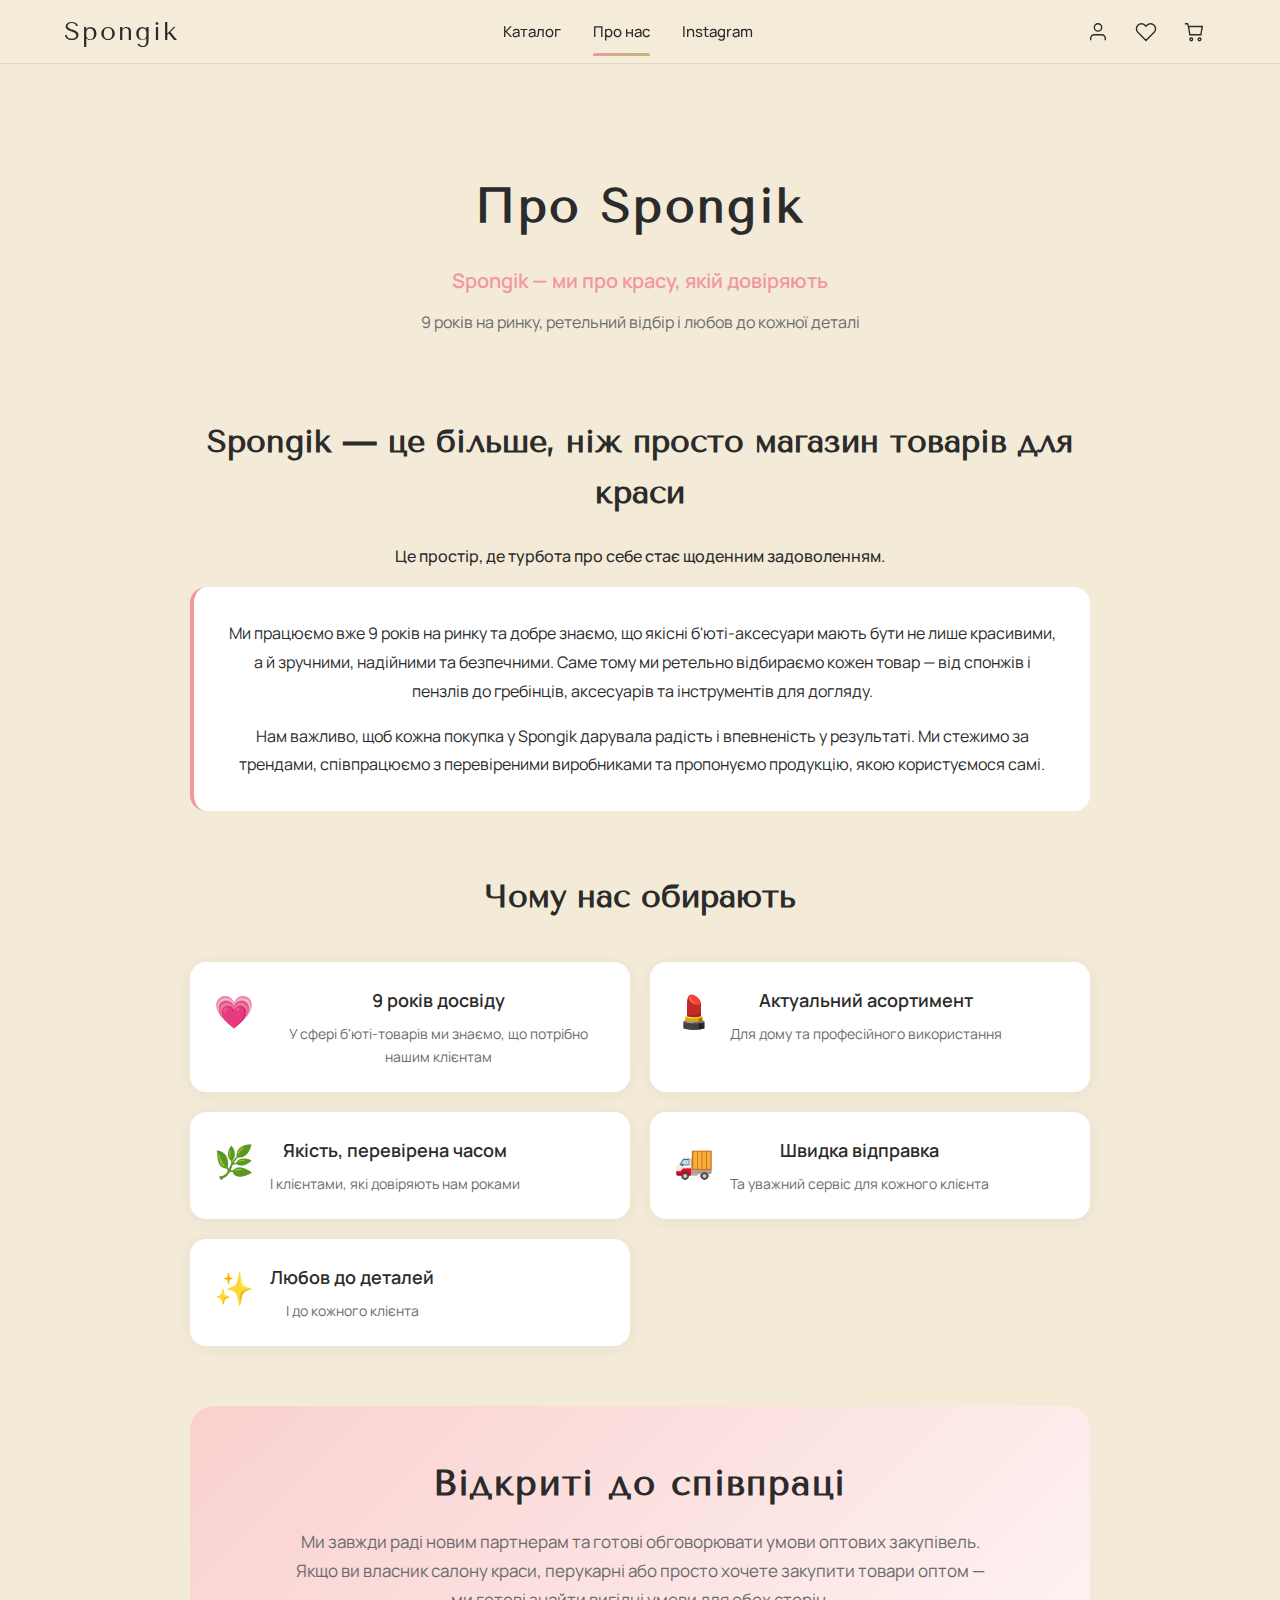
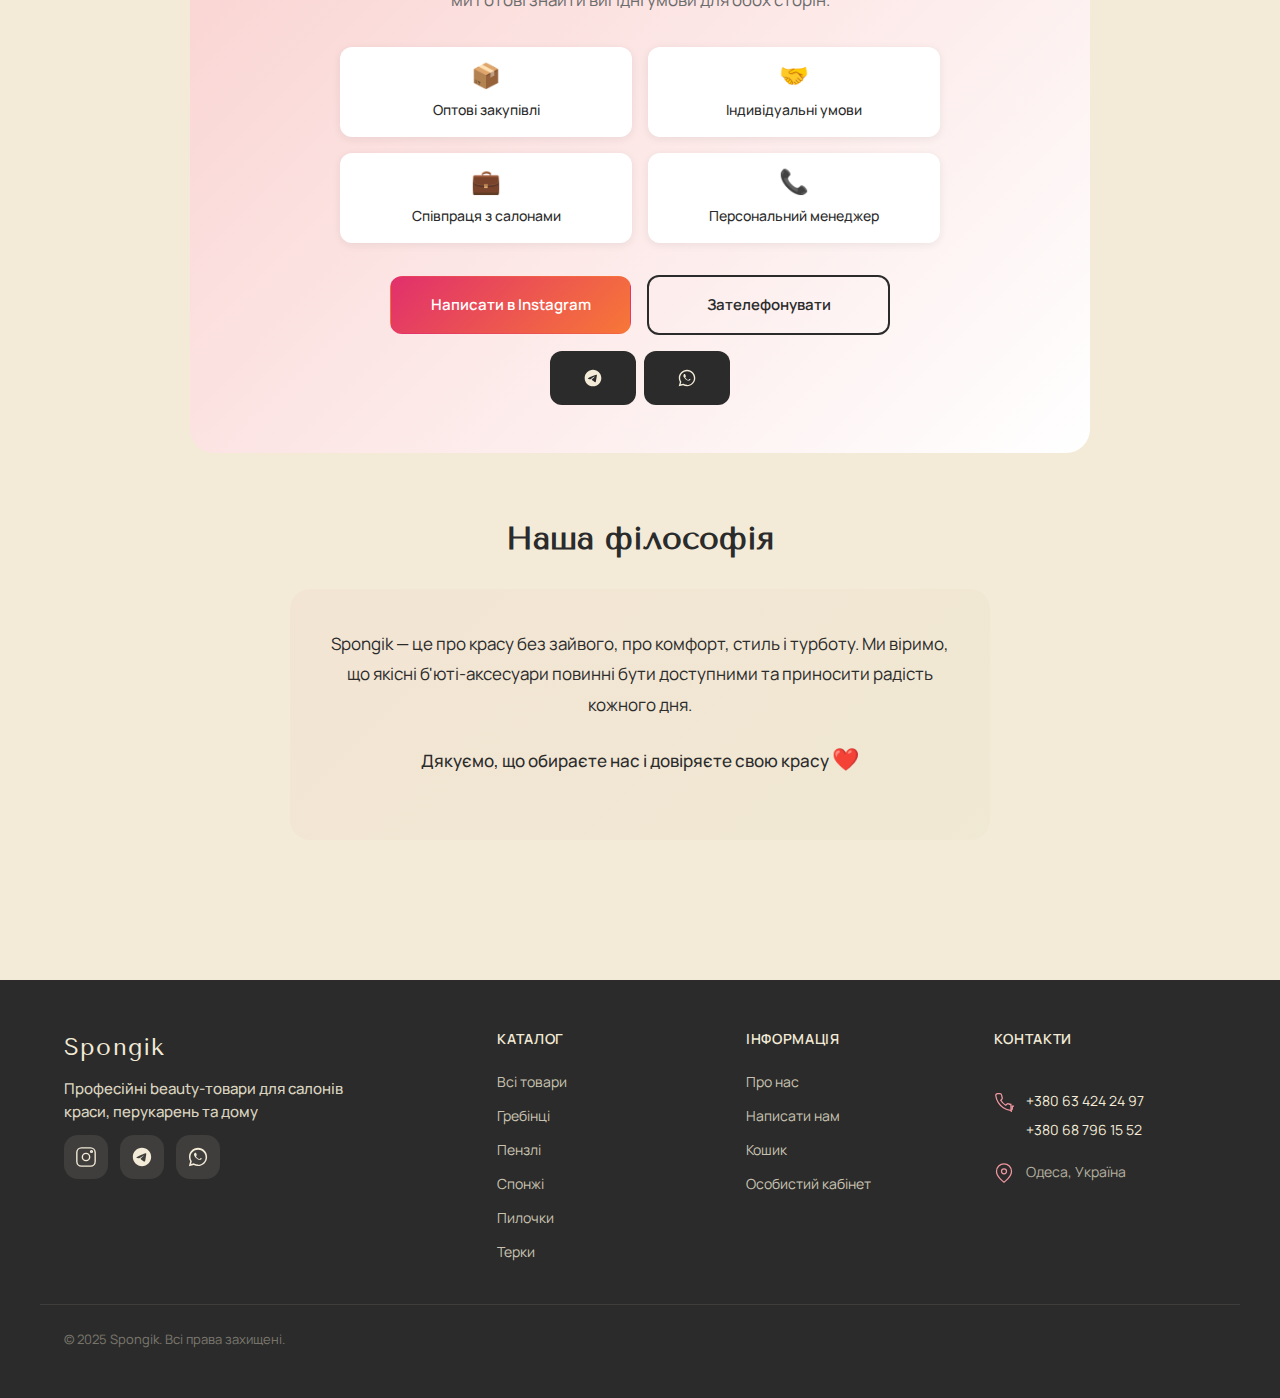
<file: frontend/pages/about.html>
<!DOCTYPE html>
<html lang="uk">
<head>
    <meta charset="UTF-8">
    <meta name="viewport" content="width=device-width, initial-scale=1.0">
    <meta http-equiv="Content-Security-Policy" content="upgrade-insecure-requests">
    <title>Про нас — Spongik</title>
    <link rel="icon" type="image/svg+xml" href="../assets/images/favicon.svg">
    
    <!-- Fonts -->
    <link rel="preconnect" href="https://fonts.googleapis.com">
    <link rel="preconnect" href="https://fonts.gstatic.com" crossorigin>
    <link href="https://fonts.googleapis.com/css2?family=Manrope:wght@300;400;500;600&family=Tenor+Sans&display=swap" rel="stylesheet">
    
    <link rel="stylesheet" href="../assets/css/styles.css">
    <style>
        .about-page {
            padding-top: calc(var(--header-height) + 40px);
            padding-bottom: 80px;
        }
        
        .about-hero {
            text-align: center;
            margin-bottom: 80px;
        }
        
        .about-hero h1 {
            font-family: var(--font-display);
            font-size: clamp(32px, 6vw, 48px);
            letter-spacing: 0.05em;
            margin-bottom: 20px;
        }
        
        .about-hero__tagline {
            font-size: 20px;
            color: var(--color-pink);
            font-weight: 600;
            margin-bottom: 12px;
            max-width: 700px;
            margin-left: auto;
            margin-right: auto;
        }
        
        .about-hero__subtitle {
            font-size: 16px;
            color: var(--color-text-secondary);
            max-width: 700px;
            margin: 0 auto;
            line-height: 1.7;
        }
        
        .about-content {
            max-width: 900px;
            margin: 0 auto;
        }
        
        .about-section {
            margin-bottom: 60px;
        }
        
        .about-section h2 {
            font-family: var(--font-display);
            font-size: clamp(24px, 4vw, 32px);
            margin-bottom: 24px;
            color: var(--color-text);
        }
        
        .about-intro {
            font-size: 18px;
            font-weight: 500;
            color: var(--color-text);
            margin-bottom: 24px;
            line-height: 1.7;
        }
        
        .about-text {
            background: var(--color-white);
            padding: 32px;
            border-radius: 16px;
            border-left: 4px solid var(--color-pink);
        }
        
        .about-text p {
            font-size: 16px;
            line-height: 1.8;
            color: var(--color-text);
            margin-bottom: 16px;
        }
        
        .about-text p:last-child {
            margin-bottom: 0;
        }
        
        .about-section p {
            font-size: 16px;
            line-height: 1.8;
            color: var(--color-text);
            margin-bottom: 16px;
        }
        
        .about-section--philosophy {
            text-align: center;
        }
        
        .about-philosophy {
            max-width: 700px;
            margin: 0 auto;
            padding: 40px 32px;
            background: linear-gradient(135deg, rgba(242, 151, 160, 0.08) 0%, rgba(182, 187, 121, 0.05) 100%);
            border-radius: 20px;
        }
        
        .about-philosophy p {
            font-size: 17px;
            line-height: 1.8;
            margin-bottom: 20px;
        }
        
        .about-philosophy__thanks {
            font-size: 18px;
            font-weight: 500;
            color: var(--color-text);
            margin: 0;
        }
        
        .about-philosophy__thanks .heart {
            color: var(--color-pink);
            font-size: 22px;
        }
        
        @media (max-width: 768px) {
            .about-text {
                padding: 24px;
            }
            
            .about-philosophy {
                padding: 32px 24px;
            }
        }
        
        .about-features {
            display: grid;
            grid-template-columns: 1fr;
            gap: 20px;
            margin: 40px 0;
        }
        
        @media (min-width: 768px) {
            .about-features {
                grid-template-columns: repeat(2, 1fr);
            }
        }
        
        .about-feature {
            display: flex;
            align-items: flex-start;
            gap: 16px;
            padding: 24px;
            background: var(--color-white);
            border-radius: 16px;
            box-shadow: 0 2px 16px rgba(43, 43, 43, 0.06);
        }
        
        .about-feature__icon {
            font-size: 32px;
            flex-shrink: 0;
        }
        
        .about-feature__content h3 {
            font-size: 18px;
            font-weight: 600;
            margin-bottom: 8px;
            color: var(--color-text);
        }
        
        .about-feature__content p {
            font-size: 14px;
            color: var(--color-text-secondary);
            line-height: 1.6;
            margin: 0;
        }
        
        .cooperation-section {
            background: linear-gradient(135deg, var(--color-pink-soft) 0%, #fff 100%);
            border-radius: 24px;
            padding: 48px 32px;
            margin: 60px 0;
            text-align: center;
        }
        
        .cooperation-section h2 {
            font-family: var(--font-display);
            font-size: clamp(28px, 5vw, 36px);
            margin-bottom: 16px;
        }
        
        .cooperation-section p {
            font-size: 17px;
            line-height: 1.7;
            margin-bottom: 32px;
            max-width: 700px;
            margin-left: auto;
            margin-right: auto;
        }
        
        .cooperation-benefits {
            display: grid;
            grid-template-columns: 1fr;
            gap: 16px;
            max-width: 600px;
            margin: 0 auto 32px;
        }
        
        @media (min-width: 768px) {
            .cooperation-benefits {
                grid-template-columns: repeat(2, 1fr);
            }
        }
        
        .cooperation-benefit {
            display: flex;
            align-items: center;
            gap: 12px;
            padding: 16px;
            background: var(--color-white);
            border-radius: 12px;
            font-size: 15px;
            font-weight: 500;
        }
        
        .cooperation-benefit__icon {
            font-size: 24px;
        }
        
        .cta-buttons {
            display: flex;
            flex-direction: column;
            gap: 16px;
            max-width: 400px;
            margin: 0 auto;
        }
        
        @media (min-width: 768px) {
            .cta-buttons {
                flex-direction: row;
                max-width: 500px;
            }
        }
        
        .cta-button {
            flex: 1;
            padding: 16px 32px;
            background: var(--color-text);
            color: var(--color-cream);
            border-radius: 12px;
            text-decoration: none;
            font-weight: 600;
            text-align: center;
            transition: all 0.3s ease;
        }
        
        .cta-button:hover {
            background: var(--color-pink);
            transform: translateY(-2px);
            box-shadow: 0 8px 24px rgba(242, 151, 160, 0.4);
        }
        
        .cta-button--outline {
            background: transparent;
            color: var(--color-text);
            border: 2px solid var(--color-text);
        }
        
        .cta-button--outline:hover {
            background: var(--color-text);
            color: var(--color-cream);
        }
    </style>
</head>
<body>
    <!-- Header -->
    <header class="header">
        <div class="header__inner container">
            <button class="menu-btn" id="menu-toggle" aria-label="Меню">
                <svg viewBox="0 0 24 24" fill="none" stroke="currentColor" stroke-width="1.5">
                    <path d="M4 6h16M4 12h16M4 18h16"/>
                </svg>
            </button>
            <a href="/" class="logo">Spongik</a>
            <nav class="nav" id="main-nav">
                <button class="nav__close" id="nav-close" aria-label="Закрити меню">
                    <svg viewBox="0 0 24 24" fill="none" stroke="currentColor" stroke-width="2">
                        <path d="M18 6L6 18M6 6l12 12"/>
                    </svg>
                </button>
                <a href="/pages/catalog" class="nav__link">Каталог</a>
                <a href="/pages/about" class="nav__link nav__link--active">Про нас</a>
                <a href="https://www.instagram.com/spongik.od/" target="_blank" class="nav__link">Instagram</a>
            </nav>
            <div class="header__actions">
                <a href="/pages/login" class="header__btn" aria-label="Вхід">
                    <svg viewBox="0 0 24 24" fill="none" stroke="currentColor" stroke-width="1.5">
                        <path d="M20 21v-2a4 4 0 00-4-4H8a4 4 0 00-4 4v2"/>
                        <circle cx="12" cy="7" r="4"/>
                    </svg>
                </a>
                <a href="/pages/favorites" class="header__btn" aria-label="Обране">
                    <svg viewBox="0 0 24 24" fill="none" stroke="currentColor" stroke-width="1.5">
                        <path d="M20.84 4.61a5.5 5.5 0 0 0-7.78 0L12 5.67l-1.06-1.06a5.5 5.5 0 0 0-7.78 7.78l1.06 1.06L12 21.23l7.78-7.78 1.06-1.06a5.5 5.5 0 0 0 0-7.78z"/>
                    </svg>
                </a>
                <a href="/pages/cart" class="header__btn cart-btn" aria-label="Кошик">
                    <svg viewBox="0 0 24 24" fill="none" stroke="currentColor" stroke-width="1.5">
                        <path d="M6 6h15l-1.5 9h-12L6 6zm0 0L5 3H2"/>
                        <circle cx="9" cy="20" r="1.5"/>
                        <circle cx="18" cy="20" r="1.5"/>
                    </svg>
                    <span class="cart-btn__count" id="cart-count">0</span>
                </a>
            </div>
        </div>
        <div class="nav-overlay" id="nav-overlay"></div>
    </header>

    <main class="main">
        <div class="about-page">
            <div class="container">
                <div class="about-hero">
                    <h1>Про Spongik</h1>
                    <p class="about-hero__tagline">Spongik — ми про красу, якій довіряють</p>
                    <p class="about-hero__subtitle">9 років на ринку, ретельний відбір і любов до кожної деталі</p>
                </div>

                <div class="about-content">
                    <section class="about-section">
                        <h2>Spongik — це більше, ніж просто магазин товарів для краси</h2>
                        <p class="about-intro">Це простір, де турбота про себе стає щоденним задоволенням.</p>
                        <div class="about-text">
                            <p>Ми працюємо вже 9 років на ринку та добре знаємо, що якісні б'юті-аксесуари мають бути не лише красивими, а й зручними, надійними та безпечними. Саме тому ми ретельно відбираємо кожен товар — від спонжів і пензлів до гребінців, аксесуарів та інструментів для догляду.</p>
                            <p>Нам важливо, щоб кожна покупка у Spongik дарувала радість і впевненість у результаті. Ми стежимо за трендами, співпрацюємо з перевіреними виробниками та пропонуємо продукцію, якою користуємося самі.</p>
                        </div>
                    </section>

                    <section class="about-section">
                        <h2>Чому нас обирають</h2>
                        <div class="about-features">
                            <div class="about-feature">
                                <div class="about-feature__icon">💗</div>
                                <div class="about-feature__content">
                                    <h3>9 років досвіду</h3>
                                    <p>У сфері б'юті-товарів ми знаємо, що потрібно нашим клієнтам</p>
                                </div>
                            </div>
                            <div class="about-feature">
                                <div class="about-feature__icon">💄</div>
                                <div class="about-feature__content">
                                    <h3>Актуальний асортимент</h3>
                                    <p>Для дому та професійного використання</p>
                                </div>
                            </div>
                            <div class="about-feature">
                                <div class="about-feature__icon">🌿</div>
                                <div class="about-feature__content">
                                    <h3>Якість, перевірена часом</h3>
                                    <p>І клієнтами, які довіряють нам роками</p>
                                </div>
                            </div>
                            <div class="about-feature">
                                <div class="about-feature__icon">🚚</div>
                                <div class="about-feature__content">
                                    <h3>Швидка відправка</h3>
                                    <p>Та уважний сервіс для кожного клієнта</p>
                                </div>
                            </div>
                            <div class="about-feature">
                                <div class="about-feature__icon">✨</div>
                                <div class="about-feature__content">
                                    <h3>Любов до деталей</h3>
                                    <p>І до кожного клієнта</p>
                                </div>
                            </div>
                        </div>
                    </section>

                    <section class="cooperation-section">
                        <h2>Відкриті до співпраці</h2>
                        <p>Ми завжди раді новим партнерам та готові обговорювати умови оптових закупівель. Якщо ви власник салону краси, перукарні або просто хочете закупити товари оптом — ми готові знайти вигідні умови для обох сторін.</p>
                        
                        <div class="cooperation-benefits">
                            <div class="cooperation-benefit">
                                <span class="cooperation-benefit__icon">📦</span>
                                <span>Оптові закупівлі</span>
                            </div>
                            <div class="cooperation-benefit">
                                <span class="cooperation-benefit__icon">🤝</span>
                                <span>Індивідуальні умови</span>
                            </div>
                            <div class="cooperation-benefit">
                                <span class="cooperation-benefit__icon">💼</span>
                                <span>Співпраця з салонами</span>
                            </div>
                            <div class="cooperation-benefit">
                                <span class="cooperation-benefit__icon">📞</span>
                                <span>Персональний менеджер</span>
                            </div>
                        </div>

                        <div class="cta-buttons">
                            <a href="https://ig.me/m/spongik.od" target="_blank" class="cta-button">
                                Написати в Instagram
                            </a>
                            <a href="tel:+380634242497" class="cta-button cta-button--outline">
                                Зателефонувати
                            </a>
                            <div class="cta-buttons__group">
                                <a href="https://t.me/Tatyanush_ka" target="_blank" class="cta-button cta-button--telegram" aria-label="Telegram">
                                    <svg viewBox="0 0 24 24" fill="currentColor">
                                        <path d="M12 2C6.48 2 2 6.48 2 12s4.48 10 10 10 10-4.48 10-10S17.52 2 12 2zm4.64 6.8c-.15 1.58-.8 5.42-1.13 7.19-.14.75-.42 1-.68 1.03-.58.05-1.02-.38-1.58-.75-.88-.58-1.38-.94-2.23-1.5-.99-.65-.35-1.01.22-1.59.15-.15 2.71-2.48 2.76-2.69a.2.2 0 00-.05-.18c-.06-.05-.14-.03-.21-.02-.09.02-1.49.95-4.22 2.79-.4.27-.76.41-1.08.4-.36-.01-1.04-.2-1.55-.37-.63-.2-1.13-.31-1.09-.66.02-.18.27-.36.74-.55 2.92-1.27 4.86-2.11 5.83-2.51 2.78-1.16 3.35-1.36 3.73-1.36.08 0 .27.02.39.12.1.08.13.19.14.27-.01.06.01.24 0 .38z"/>
                                    </svg>
                                </a>
                                <a href="viber://chat?number=+380634242497" class="cta-button cta-button--viber" aria-label="Viber">
                                    <svg viewBox="0 0 24 24" fill="currentColor">
                                        <path d="M12.04 2c-5.46 0-9.91 4.45-9.91 9.91 0 1.75.46 3.41 1.32 4.84L2.05 22l5.25-1.38c1.45.79 3.08 1.23 4.74 1.23 5.46 0 9.91-4.45 9.91-9.91S17.5 2 12.04 2zm.01 18.12c-1.48 0-2.93-.4-4.2-1.15l-.3-.18-3.12.82.83-3.04-.2-.31c-.82-1.21-1.26-2.6-1.26-4.05 0-4.54 3.7-8.24 8.24-8.24s8.24 3.7 8.24 8.24-3.69 8.24-8.23 8.24zm4.52-6.16c-.22-.11-1.3-.64-1.5-.71-.2-.08-.35-.12-.5.12-.15.23-.58.71-.71.86-.14.15-.29.17-.54.06-.25-.11-1.05-.39-2-1.23-.74-.66-1.24-1.48-1.39-1.73-.14-.25-.02-.38.11-.5.11-.11.25-.29.37-.43.13-.15.17-.25.25-.42.08-.16.04-.31-.02-.43-.06-.12-.54-1.3-.74-1.78-.2-.48-.4-.42-.54-.43-.14-.01-.3-.01-.43-.01-.14 0-.36.05-.55.25-.19.2-.73.71-.73 1.74s.75 2.02.85 2.16c.1.14 1.47 2.24 3.56 3.13.49.21.88.34 1.18.43.49.15.94.13 1.3.08.39-.05 1.2-.49 1.37-.96.17-.48.17-.89.12-.96-.05-.07-.2-.12-.42-.23z"/>
                                    </svg>
                                </a>
                            </div>
                        </div>
                    </section>

                    <section class="about-section about-section--philosophy">
                        <h2>Наша філософія</h2>
                        <div class="about-philosophy">
                            <p>Spongik — це про красу без зайвого, про комфорт, стиль і турботу. Ми віримо, що якісні б'юті-аксесуари повинні бути доступними та приносити радість кожного дня.</p>
                            <p class="about-philosophy__thanks">Дякуємо, що обираєте нас і довіряєте свою красу <span class="heart">❤️</span></p>
                        </div>
                    </section>
                </div>
            </div>
        </div>
    </main>

    <!-- Footer -->
    <footer class="footer">
        <div class="footer__inner container">
            <div class="footer__brand">
                <a href="/" class="footer__logo">Spongik</a>
                <p class="footer__tagline">Професійні beauty-товари для салонів краси, перукарень та дому</p>
                <div class="footer__social">
                    <a href="https://www.instagram.com/spongik.od/" target="_blank" class="footer__social-link" aria-label="Instagram">
                        <svg viewBox="0 0 24 24" fill="none" stroke="currentColor" stroke-width="1.5">
                            <rect x="2" y="2" width="20" height="20" rx="5"/>
                            <circle cx="12" cy="12" r="4"/>
                            <circle cx="18" cy="6" r="1"/>
                        </svg>
                    </a>
                    <a href="https://t.me/Tatyanush_ka" target="_blank" class="footer__social-link" aria-label="Telegram">
                        <svg viewBox="0 0 24 24" fill="currentColor">
                            <path d="M12 2C6.48 2 2 6.48 2 12s4.48 10 10 10 10-4.48 10-10S17.52 2 12 2zm4.64 6.8c-.15 1.58-.8 5.42-1.13 7.19-.14.75-.42 1-.68 1.03-.58.05-1.02-.38-1.58-.75-.88-.58-1.38-.94-2.23-1.5-.99-.65-.35-1.01.22-1.59.15-.15 2.71-2.48 2.76-2.69a.2.2 0 00-.05-.18c-.06-.05-.14-.03-.21-.02-.09.02-1.49.95-4.22 2.79-.4.27-.76.41-1.08.4-.36-.01-1.04-.2-1.55-.37-.63-.2-1.13-.31-1.09-.66.02-.18.27-.36.74-.55 2.92-1.27 4.86-2.11 5.83-2.51 2.78-1.16 3.35-1.36 3.73-1.36.08 0 .27.02.39.12.1.08.13.19.14.27-.01.06.01.24 0 .38z"/>
                        </svg>
                    </a>
                    <a href="viber://chat?number=+380634242497" class="footer__social-link" aria-label="Viber">
                        <svg viewBox="0 0 24 24" fill="currentColor">
                            <path d="M12.04 2c-5.46 0-9.91 4.45-9.91 9.91 0 1.75.46 3.41 1.32 4.84L2.05 22l5.25-1.38c1.45.79 3.08 1.23 4.74 1.23 5.46 0 9.91-4.45 9.91-9.91S17.5 2 12.04 2zm.01 18.12c-1.48 0-2.93-.4-4.2-1.15l-.3-.18-3.12.82.83-3.04-.2-.31c-.82-1.21-1.26-2.6-1.26-4.05 0-4.54 3.7-8.24 8.24-8.24s8.24 3.7 8.24 8.24-3.69 8.24-8.23 8.24zm4.52-6.16c-.22-.11-1.3-.64-1.5-.71-.2-.08-.35-.12-.5.12-.15.23-.58.71-.71.86-.14.15-.29.17-.54.06-.25-.11-1.05-.39-2-1.23-.74-.66-1.24-1.48-1.39-1.73-.14-.25-.02-.38.11-.5.11-.11.25-.29.37-.43.13-.15.17-.25.25-.42.08-.16.04-.31-.02-.43-.06-.12-.54-1.3-.74-1.78-.2-.48-.4-.42-.54-.43-.14-.01-.3-.01-.43-.01-.14 0-.36.05-.55.25-.19.2-.73.71-.73 1.74s.75 2.02.85 2.16c.1.14 1.47 2.24 3.56 3.13.49.21.88.34 1.18.43.49.15.94.13 1.3.08.39-.05 1.2-.49 1.37-.96.17-.48.17-.89.12-.96-.05-.07-.2-.12-.42-.23z"/>
                        </svg>
                    </a>
                </div>
            </div>
            
            <div class="footer__nav">
                <h4 class="footer__nav-title">Каталог</h4>
                <ul class="footer__nav-list">
                    <li><a href="/pages/catalog" class="footer__nav-link">Всі товари</a></li>
                    <li><a href="/pages/catalog?category=combs" class="footer__nav-link">Гребінці</a></li>
                    <li><a href="/pages/catalog?category=brushes" class="footer__nav-link">Пензлі</a></li>
                    <li><a href="/pages/catalog?category=sponges" class="footer__nav-link">Спонжі</a></li>
                    <li><a href="/pages/catalog?category=nailfiles" class="footer__nav-link">Пилочки</a></li>
                    <li><a href="/pages/catalog?category=pedicure" class="footer__nav-link">Терки</a></li>
                </ul>
            </div>
            
            <div class="footer__nav">
                <h4 class="footer__nav-title">Інформація</h4>
                <ul class="footer__nav-list">
                    <li><a href="/pages/about" class="footer__nav-link">Про нас</a></li>
                    <li><a href="https://ig.me/m/spongik.od" target="_blank" class="footer__nav-link">Написати нам</a></li>
                    <li><a href="/pages/cart" class="footer__nav-link">Кошик</a></li>
                    <li><a href="/pages/account" class="footer__nav-link">Особистий кабінет</a></li>
                </ul>
            </div>
            
            <div class="footer__contacts">
                <h4 class="footer__nav-title">Контакти</h4>
                <div class="footer__contact-item">
                    <svg viewBox="0 0 24 24" fill="none" stroke="currentColor" stroke-width="1.5">
                        <path d="M22 16.92v3a2 2 0 01-2.18 2 19.79 19.79 0 01-8.63-3.07 19.5 19.5 0 01-6-6 19.79 19.79 0 01-3.07-8.67A2 2 0 014.11 2h3a2 2 0 012 1.72 12.84 12.84 0 00.7 2.81 2 2 0 01-.45 2.11L8.09 9.91a16 16 0 006 6l1.27-1.27a2 2 0 012.11-.45 12.84 12.84 0 002.81.7A2 2 2 0 0122 16.92z"/>
                    </svg>
                    <div>
                        <a href="tel:+380634242497" class="footer__phone">+380 63 424 24 97</a>
                        <a href="tel:+380687961552" class="footer__phone">+380 68 796 15 52</a>
                    </div>
                </div>
                <div class="footer__contact-item">
                    <svg viewBox="0 0 24 24" fill="none" stroke="currentColor" stroke-width="1.5">
                        <path d="M21 10c0 7-9 13-9 13s-9-6-9-13a9 9 0 0118 0z"/>
                        <circle cx="12" cy="10" r="3"/>
                    </svg>
                    <div>
                        <span>Одеса, Україна</span>
                    </div>
                </div>
            </div>
        </div>
        <div class="footer__bottom container">
            <p class="footer__copy">© 2025 Spongik. Всі права захищені.</p>
        </div>
    </footer>

    <script src="../assets/js/script.js"></script>
    <script>
        // Mobile menu
        (function() {
            const menuToggle = document.getElementById('menu-toggle');
            const navClose = document.getElementById('nav-close');
            const nav = document.getElementById('main-nav');
            const overlay = document.getElementById('nav-overlay');
            
            if (!menuToggle || !nav) return;
            
            const closeMenu = () => {
                nav.classList.remove('is-open');
                if (overlay) {
                    overlay.classList.remove('is-open');
                }
                document.body.style.overflow = '';
            };
            
            const openMenu = () => {
                nav.classList.add('is-open');
                if (overlay) {
                    overlay.classList.add('is-open');
                }
                document.body.style.overflow = 'hidden';
            };
            
            menuToggle.addEventListener('click', openMenu);
            
            if (navClose) {
                navClose.addEventListener('click', closeMenu);
            }
            
            if (overlay) {
                overlay.addEventListener('click', closeMenu);
            }
            
            nav.querySelectorAll('a').forEach(link => {
                link.addEventListener('click', closeMenu);
            });
            
            document.addEventListener('keydown', (e) => {
                if (e.key === 'Escape' && nav.classList.contains('is-open')) {
                    closeMenu();
                }
            });
        })();
    </script>
</body>
</html>
</file>
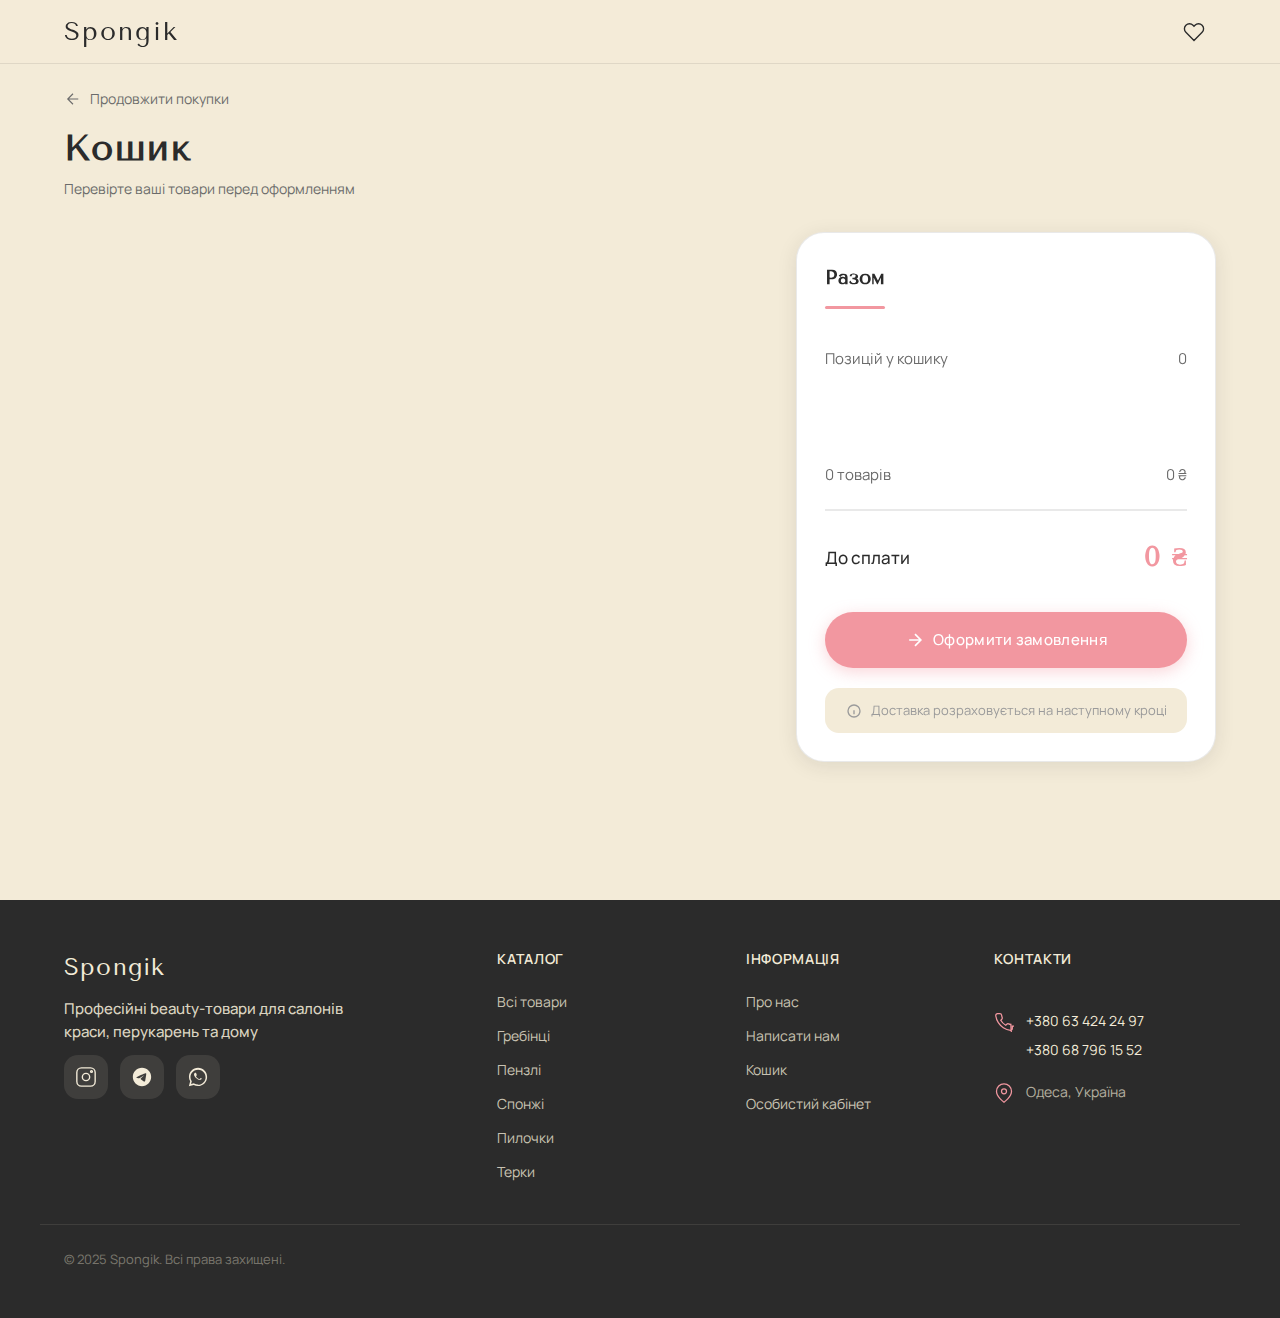
<file: frontend/pages/cart.html>
<!DOCTYPE html>
<html lang="uk">
<head>
    <meta charset="UTF-8">
    <meta name="viewport" content="width=device-width, initial-scale=1.0">
    <meta http-equiv="Content-Security-Policy" content="upgrade-insecure-requests">
    <title>Кошик — Spongik</title>
    <link rel="icon" type="image/svg+xml" href="../assets/images/favicon.svg">
    
    <!-- Fonts -->
    <link rel="preconnect" href="https://fonts.googleapis.com">
    <link rel="preconnect" href="https://fonts.gstatic.com" crossorigin>
    <link href="https://fonts.googleapis.com/css2?family=Manrope:wght@300;400;500;600&family=Tenor+Sans&display=swap" rel="stylesheet">
    
    <!-- Styles -->
    <link rel="stylesheet" href="../assets/css/styles.css">
    <link rel="stylesheet" href="../assets/css/cart.css">
</head>
<body>
    <!-- Header -->
    <header class="header" id="header">
        <div class="header__inner container">
            <a href="/" class="logo">Spongik</a>
            <div class="header__actions">
                <a href="/pages/favorites" class="header__btn" aria-label="Обране">
                    <svg viewBox="0 0 24 24" fill="none" stroke="currentColor" stroke-width="1.5">
                        <path d="M20.84 4.61a5.5 5.5 0 0 0-7.78 0L12 5.67l-1.06-1.06a5.5 5.5 0 0 0-7.78 7.78l1.06 1.06L12 21.23l7.78-7.78 1.06-1.06a5.5 5.5 0 0 0 0-7.78z"/>
                    </svg>
                </a>
            </div>
        </div>
    </header>

    <main class="main">
        <div class="container">
            <!-- Page Header -->
            <div class="page-header">
                <a href="/pages/catalog" class="back-link">
                    <svg viewBox="0 0 24 24" fill="none" stroke="currentColor" stroke-width="1.5">
                        <path d="M19 12H5M12 19l-7-7 7-7"/>
                    </svg>
                    <span>Продовжити покупки</span>
                </a>
                <div>
                    <h1 class="page-title">Кошик</h1>
                    <p style="margin-top: 8px; color: var(--color-text-secondary); font-size: 14px;">
                        Перевірте ваші товари перед оформленням
                    </p>
                </div>
            </div>

            <!-- Cart Content -->
            <div class="cart-layout" id="cart-content">
                <!-- Cart Items -->
                <div class="cart-items" id="cart-items">
                    <!-- Items rendered by JS -->
                </div>

                <!-- Cart Summary (Sticky) -->
                <aside class="cart-summary" id="cart-summary">
                    <div class="cart-summary__inner">
                        <h3 class="cart-summary__title">Разом</h3>
                        
                        <div class="cart-summary__row">
                            <span>Позицій у кошику</span>
                            <span id="summary-positions-count">0</span>
                        </div>
                        
                        <!-- Список товаров -->
                        <div class="cart-summary__items" id="summary-items-list">
                            <!-- Товары будут добавлены через JS -->
                        </div>
                        
                        <div class="cart-summary__row">
                            <span id="summary-items-count">0 товарів</span>
                            <span id="summary-subtotal">0 ₴</span>
                        </div>
                        
                        <div class="cart-summary__row" id="summary-original-price-row" style="display: none;">
                            <span>Без знижок</span>
                            <span class="cart-summary__original-price" id="summary-original-price">0 ₴</span>
                        </div>
                        
                        <div class="cart-summary__row" id="summary-discount-row" style="display: none;">
                            <span>Ваша економія</span>
                            <span class="cart-summary__discount" id="summary-discount">0 ₴</span>
                        </div>
                        
                        <div class="cart-summary__total">
                            <span>До сплати</span>
                            <span class="cart-summary__total-value" id="summary-total">0 ₴</span>
                        </div>
                        
                        <a href="/pages/checkout" class="btn btn--primary btn--lg btn--full" id="checkout-btn" style="margin-top: 8px;">
                            <svg viewBox="0 0 24 24" fill="none" stroke="currentColor" stroke-width="2" style="width: 20px; height: 20px;">
                                <path d="M5 12h14M12 5l7 7-7 7"/>
                            </svg>
                            Оформити замовлення
                        </a>
                        
                        <p class="cart-summary__note">
                            <svg viewBox="0 0 24 24" fill="none" stroke="currentColor" stroke-width="2" style="width: 16px; height: 16px; display: inline-block; vertical-align: middle; margin-right: 6px;">
                                <path d="M13 16h-1v-4h-1m1-4h.01M21 12a9 9 0 11-18 0 9 9 0 0118 0z"/>
                            </svg>
                            Доставка розраховується на наступному кроці
                        </p>
                    </div>
                </aside>
            </div>

            <!-- Empty Cart -->
            <div class="cart-empty" id="cart-empty" style="display: none;">
                <div class="cart-empty__icon">
                    <svg viewBox="0 0 24 24" fill="none" stroke="currentColor" stroke-width="1">
                        <path d="M6 6h15l-1.5 9h-12L6 6zm0 0L5 3H2"/>
                        <circle cx="9" cy="20" r="1.5"/>
                        <circle cx="18" cy="20" r="1.5"/>
                    </svg>
                </div>
                <h2 class="cart-empty__title">Кошик порожній</h2>
                <p class="cart-empty__text">Додайте товари з каталогу</p>
                <a href="/pages/catalog" class="btn btn--primary">Перейти до каталогу</a>
            </div>
        </div>
    </main>

    <!-- Footer -->
    <footer class="footer">
        <div class="footer__inner container">
            <div class="footer__brand">
                <a href="/" class="footer__logo">Spongik</a>
                <p class="footer__tagline">Професійні beauty-товари для салонів краси, перукарень та дому</p>
                <div class="footer__social">
                    <a href="https://www.instagram.com/spongik.od/" target="_blank" class="footer__social-link" aria-label="Instagram">
                        <svg viewBox="0 0 24 24" fill="none" stroke="currentColor" stroke-width="1.5">
                            <rect x="2" y="2" width="20" height="20" rx="5"/>
                            <circle cx="12" cy="12" r="4"/>
                            <circle cx="18" cy="6" r="1"/>
                        </svg>
                    </a>
                    <a href="https://t.me/Tatyanush_ka" target="_blank" class="footer__social-link" aria-label="Telegram">
                        <svg viewBox="0 0 24 24" fill="currentColor">
                            <path d="M12 2C6.48 2 2 6.48 2 12s4.48 10 10 10 10-4.48 10-10S17.52 2 12 2zm4.64 6.8c-.15 1.58-.8 5.42-1.13 7.19-.14.75-.42 1-.68 1.03-.58.05-1.02-.38-1.58-.75-.88-.58-1.38-.94-2.23-1.5-.99-.65-.35-1.01.22-1.59.15-.15 2.71-2.48 2.76-2.69a.2.2 0 00-.05-.18c-.06-.05-.14-.03-.21-.02-.09.02-1.49.95-4.22 2.79-.4.27-.76.41-1.08.4-.36-.01-1.04-.2-1.55-.37-.63-.2-1.13-.31-1.09-.66.02-.18.27-.36.74-.55 2.92-1.27 4.86-2.11 5.83-2.51 2.78-1.16 3.35-1.36 3.73-1.36.08 0 .27.02.39.12.1.08.13.19.14.27-.01.06.01.24 0 .38z"/>
                        </svg>
                    </a>
                    <a href="viber://chat?number=+380634242497" class="footer__social-link" aria-label="Viber">
                        <svg viewBox="0 0 24 24" fill="currentColor">
                            <path d="M12.04 2c-5.46 0-9.91 4.45-9.91 9.91 0 1.75.46 3.41 1.32 4.84L2.05 22l5.25-1.38c1.45.79 3.08 1.23 4.74 1.23 5.46 0 9.91-4.45 9.91-9.91S17.5 2 12.04 2zm.01 18.12c-1.48 0-2.93-.4-4.2-1.15l-.3-.18-3.12.82.83-3.04-.2-.31c-.82-1.21-1.26-2.6-1.26-4.05 0-4.54 3.7-8.24 8.24-8.24s8.24 3.7 8.24 8.24-3.69 8.24-8.23 8.24zm4.52-6.16c-.22-.11-1.3-.64-1.5-.71-.2-.08-.35-.12-.5.12-.15.23-.58.71-.71.86-.14.15-.29.17-.54.06-.25-.11-1.05-.39-2-1.23-.74-.66-1.24-1.48-1.39-1.73-.14-.25-.02-.38.11-.5.11-.11.25-.29.37-.43.13-.15.17-.25.25-.42.08-.16.04-.31-.02-.43-.06-.12-.54-1.3-.74-1.78-.2-.48-.4-.42-.54-.43-.14-.01-.3-.01-.43-.01-.14 0-.36.05-.55.25-.19.2-.73.71-.73 1.74s.75 2.02.85 2.16c.1.14 1.47 2.24 3.56 3.13.49.21.88.34 1.18.43.49.15.94.13 1.3.08.39-.05 1.2-.49 1.37-.96.17-.48.17-.89.12-.96-.05-.07-.2-.12-.42-.23z"/>
                        </svg>
                    </a>
                </div>
            </div>
            
            <div class="footer__nav">
                <h4 class="footer__nav-title">Каталог</h4>
                <ul class="footer__nav-list">
                    <li><a href="/pages/catalog" class="footer__nav-link">Всі товари</a></li>
                    <li><a href="/pages/catalog?category=combs" class="footer__nav-link">Гребінці</a></li>
                    <li><a href="/pages/catalog?category=brushes" class="footer__nav-link">Пензлі</a></li>
                    <li><a href="/pages/catalog?category=sponges" class="footer__nav-link">Спонжі</a></li>
                    <li><a href="/pages/catalog?category=nailfiles" class="footer__nav-link">Пилочки</a></li>
                    <li><a href="/pages/catalog?category=pedicure" class="footer__nav-link">Терки</a></li>
                </ul>
            </div>
            
            <div class="footer__nav">
                <h4 class="footer__nav-title">Інформація</h4>
                <ul class="footer__nav-list">
                    <li><a href="/pages/about" class="footer__nav-link">Про нас</a></li>
                    <li><a href="https://ig.me/m/spongik.od" target="_blank" class="footer__nav-link">Написати нам</a></li>
                    <li><a href="/pages/cart" class="footer__nav-link">Кошик</a></li>
                    <li><a href="/pages/account" class="footer__nav-link">Особистий кабінет</a></li>
                </ul>
            </div>
            
            <div class="footer__contacts">
                <h4 class="footer__nav-title">Контакти</h4>
                <div class="footer__contact-item">
                    <svg viewBox="0 0 24 24" fill="none" stroke="currentColor" stroke-width="1.5">
                        <path d="M22 16.92v3a2 2 0 01-2.18 2 19.79 19.79 0 01-8.63-3.07 19.5 19.5 0 01-6-6 19.79 19.79 0 01-3.07-8.67A2 2 0 014.11 2h3a2 2 0 012 1.72 12.84 12.84 0 00.7 2.81 2 2 0 01-.45 2.11L8.09 9.91a16 16 0 006 6l1.27-1.27a2 2 0 012.11-.45 12.84 12.84 0 002.81.7A2 2 2 0 0122 16.92z"/>
                    </svg>
                    <div>
                        <a href="tel:+380634242497" class="footer__phone">+380 63 424 24 97</a>
                        <a href="tel:+380687961552" class="footer__phone">+380 68 796 15 52</a>
                    </div>
                </div>
                <div class="footer__contact-item">
                    <svg viewBox="0 0 24 24" fill="none" stroke="currentColor" stroke-width="1.5">
                        <path d="M21 10c0 7-9 13-9 13s-9-6-9-13a9 9 0 0118 0z"/>
                        <circle cx="12" cy="10" r="3"/>
                    </svg>
                    <div>
                        <span>Одеса, Україна</span>
                    </div>
                </div>
            </div>
        </div>
        <div class="footer__bottom container">
            <p class="footer__copy">© 2025 Spongik. Всі права захищені.</p>
        </div>
    </footer>

    <!-- Toast -->
    <div class="toast" id="toast">
        <span class="toast__message"></span>
    </div>

    <script type="module" src="../assets/js/cart.js"></script>
</body>
</html>
</file>
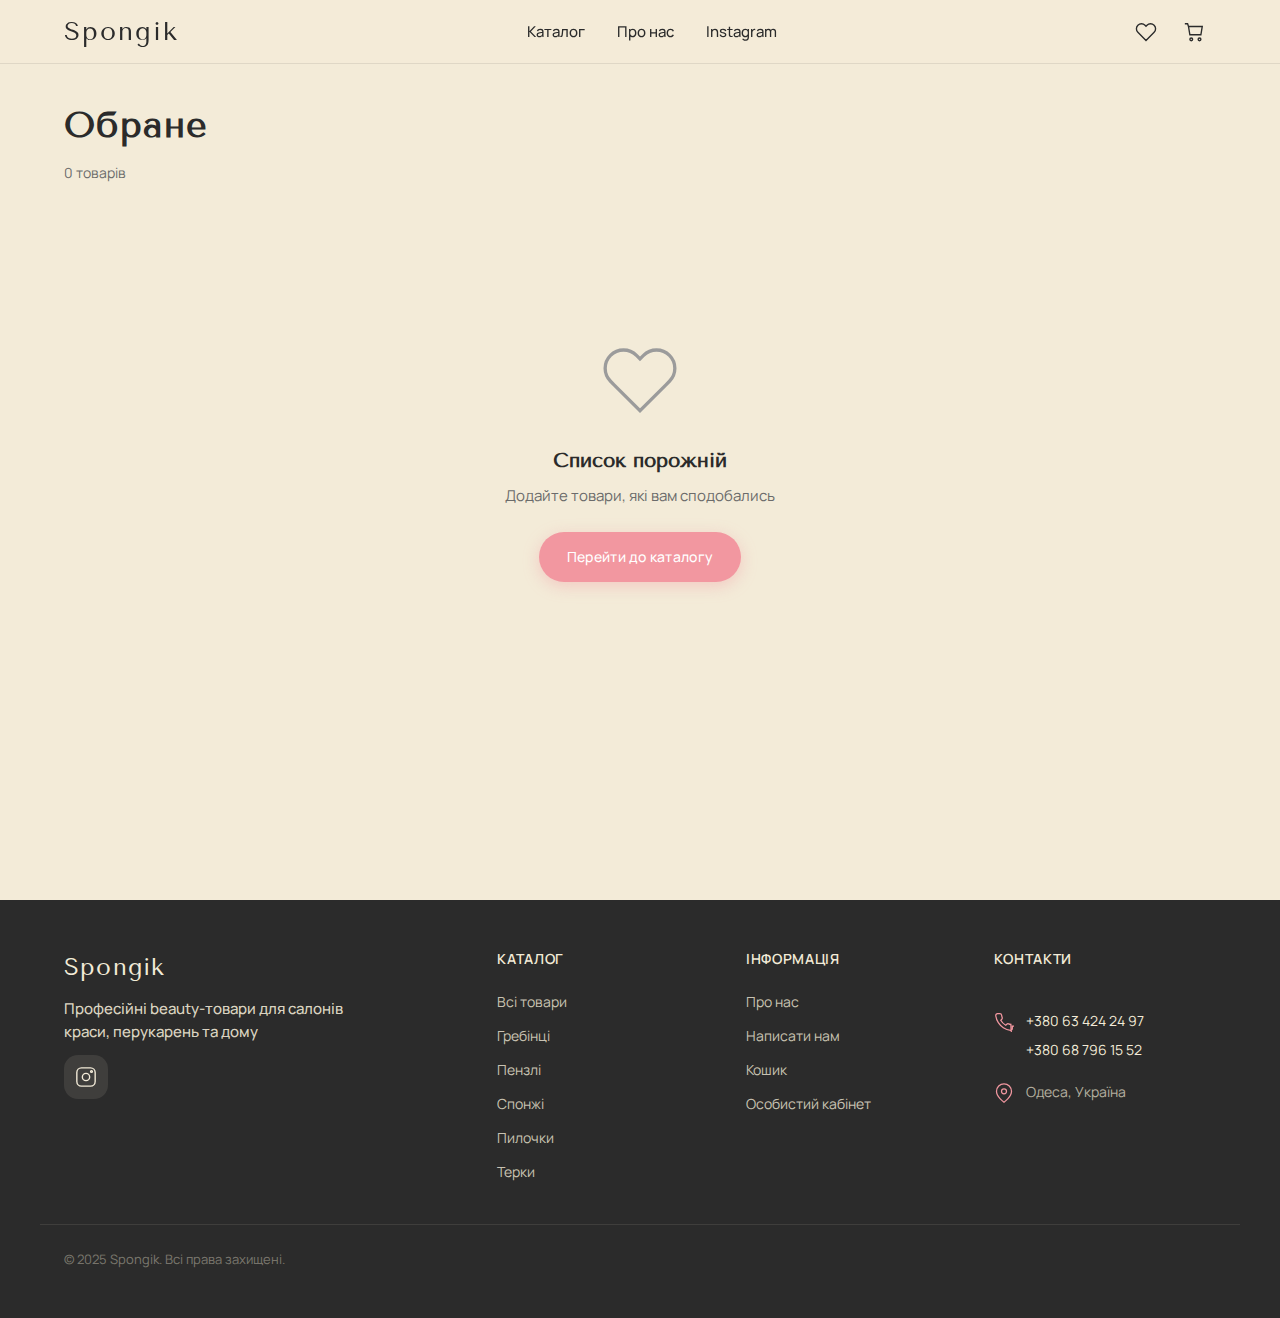
<file: frontend/pages/favorites.html>
<!DOCTYPE html>
<html lang="uk">
<head>
    <meta charset="UTF-8">
    <meta name="viewport" content="width=device-width, initial-scale=1.0">
    <title>Обране — Spongik</title>
    <link rel="icon" type="image/svg+xml" href="../assets/images/favicon.svg">
    <link rel="alternate icon" href="../assets/images/favicon.ico">
    
    <!-- Fonts -->
    <link rel="preconnect" href="https://fonts.googleapis.com">
    <link rel="preconnect" href="https://fonts.gstatic.com" crossorigin>
    <link href="https://fonts.googleapis.com/css2?family=Manrope:wght@300;400;500;600&family=Tenor+Sans&display=swap" rel="stylesheet">
    
    <!-- Styles -->
    <link rel="stylesheet" href="../assets/css/styles.css">
    <link rel="stylesheet" href="../assets/css/catalog.css">
</head>
<body>
    <!-- Header -->
    <header class="header" id="header">
        <div class="header__inner container">
            <button class="menu-btn" id="menu-toggle" aria-label="Меню">
                <svg viewBox="0 0 24 24" fill="none" stroke="currentColor" stroke-width="1.5">
                    <path d="M4 6h16M4 12h16M4 18h16"/>
                </svg>
            </button>
            <a href="/" class="logo">Spongik</a>
            <nav class="nav" id="main-nav">
                <button class="nav__close" id="nav-close" aria-label="Закрити меню">
                    <svg viewBox="0 0 24 24" fill="none" stroke="currentColor" stroke-width="2">
                        <path d="M18 6L6 18M6 6l12 12"/>
                    </svg>
                </button>
                <a href="/pages/catalog" class="nav__link">Каталог</a>
                <a href="/pages/about" class="nav__link">Про нас</a>
                <a href="https://www.instagram.com/spongik.od/" target="_blank" class="nav__link">Instagram</a>
            </nav>
            <div class="header__actions">
                <a href="/pages/favorites" class="header__btn is-active" aria-label="Обране">
                    <svg viewBox="0 0 24 24" fill="none" stroke="currentColor" stroke-width="1.5">
                        <path d="M20.84 4.61a5.5 5.5 0 0 0-7.78 0L12 5.67l-1.06-1.06a5.5 5.5 0 0 0-7.78 7.78l1.06 1.06L12 21.23l7.78-7.78 1.06-1.06a5.5 5.5 0 0 0 0-7.78z"/>
                    </svg>
                </a>
                <a href="/pages/cart" class="header__btn cart-btn" aria-label="Кошик">
                    <svg viewBox="0 0 24 24" fill="none" stroke="currentColor" stroke-width="1.5">
                        <path d="M6 6h15l-1.5 9h-12L6 6zm0 0L5 3H2"/>
                        <circle cx="9" cy="20" r="1.5"/>
                        <circle cx="18" cy="20" r="1.5"/>
                    </svg>
                    <span class="cart-btn__count" id="cart-count">0</span>
                </a>
            </div>
        </div>
        <div class="nav-overlay" id="nav-overlay"></div>
    </header>

    <main class="main">
        <!-- Page Header -->
        <section class="catalog-header">
            <div class="container">
                <h1 class="catalog-header__title">Обране</h1>
                <p class="catalog-header__count" id="favorites-count">0 товарів</p>
            </div>
        </section>

        <!-- Favorites Content -->
        <div class="catalog-content">
            <div class="container">
                <div class="products-grid" id="favorites-grid">
                    <!-- Favorites loaded by JS -->
                </div>
                
                <!-- Empty state -->
                <div class="empty-state" id="favorites-empty" style="display: none;">
                    <div class="empty-state__icon">
                        <svg viewBox="0 0 24 24" fill="none" stroke="currentColor" stroke-width="1">
                            <path d="M20.84 4.61a5.5 5.5 0 0 0-7.78 0L12 5.67l-1.06-1.06a5.5 5.5 0 0 0-7.78 7.78l1.06 1.06L12 21.23l7.78-7.78 1.06-1.06a5.5 5.5 0 0 0 0-7.78z"/>
                        </svg>
                    </div>
                    <h3 class="empty-state__title">Список порожній</h3>
                    <p class="empty-state__text">Додайте товари, які вам сподобались</p>
                    <a href="/pages/catalog" class="btn btn--primary">Перейти до каталогу</a>
                </div>
            </div>
        </div>
    </main>

    <!-- Footer -->
    <footer class="footer">
        <div class="footer__inner container">
            <div class="footer__brand">
                <a href="/" class="footer__logo">Spongik</a>
                <p class="footer__tagline">Професійні beauty-товари для салонів краси, перукарень та дому</p>
                <div class="footer__social">
                    <a href="https://www.instagram.com/spongik.od/" target="_blank" class="footer__social-link" aria-label="Instagram">
                        <svg viewBox="0 0 24 24" fill="none" stroke="currentColor" stroke-width="1.5">
                            <rect x="2" y="2" width="20" height="20" rx="5"/>
                            <circle cx="12" cy="12" r="4"/>
                            <circle cx="18" cy="6" r="1"/>
                        </svg>
                    </a>
                </div>
            </div>
            
            <div class="footer__nav">
                <h4 class="footer__nav-title">Каталог</h4>
                <ul class="footer__nav-list">
                    <li><a href="/pages/catalog" class="footer__nav-link">Всі товари</a></li>
                    <li><a href="/pages/catalog?category=combs" class="footer__nav-link">Гребінці</a></li>
                    <li><a href="/pages/catalog?category=brushes" class="footer__nav-link">Пензлі</a></li>
                    <li><a href="/pages/catalog?category=sponges" class="footer__nav-link">Спонжі</a></li>
                    <li><a href="/pages/catalog?category=nailfiles" class="footer__nav-link">Пилочки</a></li>
                    <li><a href="/pages/catalog?category=pedicure" class="footer__nav-link">Терки</a></li>
                </ul>
            </div>
            
            <div class="footer__nav">
                <h4 class="footer__nav-title">Інформація</h4>
                <ul class="footer__nav-list">
                    <li><a href="/pages/about" class="footer__nav-link">Про нас</a></li>
                    <li><a href="https://ig.me/m/spongik.od" target="_blank" class="footer__nav-link">Написати нам</a></li>
                    <li><a href="/pages/cart" class="footer__nav-link">Кошик</a></li>
                    <li><a href="/pages/account" class="footer__nav-link">Особистий кабінет</a></li>
                </ul>
            </div>
            
            <div class="footer__contacts">
                <h4 class="footer__nav-title">Контакти</h4>
                <div class="footer__contact-item">
                    <svg viewBox="0 0 24 24" fill="none" stroke="currentColor" stroke-width="1.5">
                        <path d="M22 16.92v3a2 2 0 01-2.18 2 19.79 19.79 0 01-8.63-3.07 19.5 19.5 0 01-6-6 19.79 19.79 0 01-3.07-8.67A2 2 0 014.11 2h3a2 2 0 012 1.72 12.84 12.84 0 00.7 2.81 2 2 0 01-.45 2.11L8.09 9.91a16 16 0 006 6l1.27-1.27a2 2 0 012.11-.45 12.84 12.84 0 002.81.7A2 2 2 0 0122 16.92z"/>
                    </svg>
                    <div>
                        <a href="tel:+380634242497" class="footer__phone">+380 63 424 24 97</a>
                        <a href="tel:+380687961552" class="footer__phone">+380 68 796 15 52</a>
                    </div>
                </div>
                <div class="footer__contact-item">
                    <svg viewBox="0 0 24 24" fill="none" stroke="currentColor" stroke-width="1.5">
                        <path d="M21 10c0 7-9 13-9 13s-9-6-9-13a9 9 0 0118 0z"/>
                        <circle cx="12" cy="10" r="3"/>
                    </svg>
                    <div>
                        <span>Одеса, Україна</span>
                    </div>
                </div>
            </div>
        </div>
        <div class="footer__bottom container">
            <p class="footer__copy">© 2025 Spongik. Всі права захищені.</p>
        </div>
    </footer>

    <!-- Toast -->
    <div class="toast" id="toast">
        <span class="toast__message"></span>
    </div>

    <script type="module" src="../assets/js/favorites.js"></script>
</body>
</html>
</file>
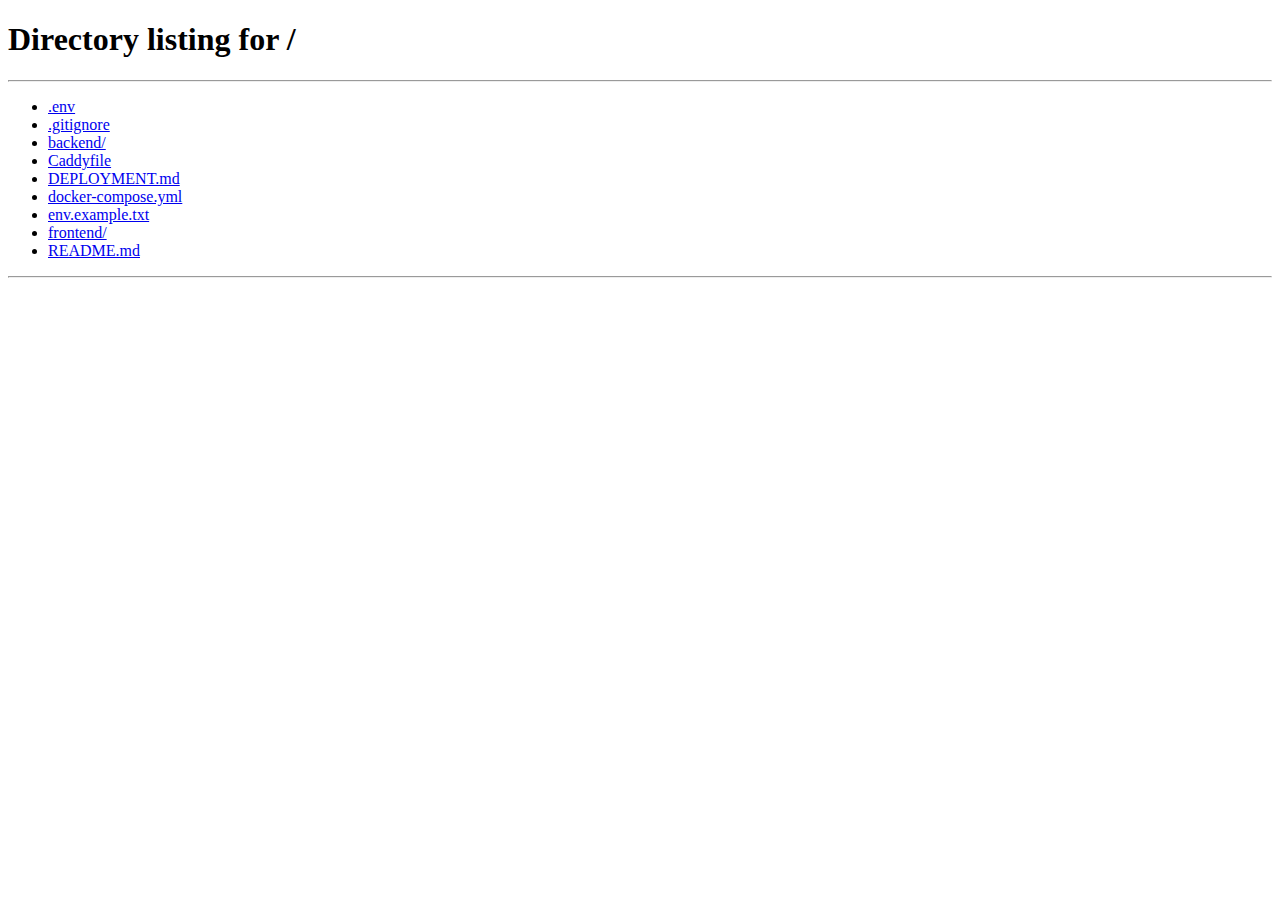
<file: frontend/pages/order-success.html>
<!DOCTYPE html>
<html lang="uk">
<head>
    <meta charset="UTF-8">
    <meta name="viewport" content="width=device-width, initial-scale=1.0">
    <meta http-equiv="Content-Security-Policy" content="upgrade-insecure-requests">
    <title>Дякуємо за замовлення - Spongik</title>
    <link rel="icon" type="image/svg+xml" href="../assets/images/favicon.svg">
    
    <!-- Fonts -->
    <link rel="preconnect" href="https://fonts.googleapis.com">
    <link rel="preconnect" href="https://fonts.gstatic.com" crossorigin>
    <link href="https://fonts.googleapis.com/css2?family=Manrope:wght@300;400;500;600&family=Tenor+Sans&display=swap" rel="stylesheet">
    
    <!-- Styles -->
    <link rel="stylesheet" href="../assets/css/styles.css">
    <link rel="stylesheet" href="../assets/css/cart.css">
</head>
<body>
    <!-- Header -->
    <header class="header" id="header">
        <div class="header__inner container">
            <button class="menu-btn" id="menu-toggle" aria-label="Меню">
                <svg viewBox="0 0 24 24" fill="none" stroke="currentColor" stroke-width="1.5">
                    <path d="M4 6h16M4 12h16M4 18h16"/>
                </svg>
            </button>
            <a href="/" class="logo">Spongik</a>
            <nav class="nav" id="main-nav">
                <button class="nav__close" id="nav-close" aria-label="Закрити меню">
                    <svg viewBox="0 0 24 24" fill="none" stroke="currentColor" stroke-width="2">
                        <path d="M18 6L6 18M6 6l12 12"/>
                    </svg>
                </button>
                <a href="/pages/catalog" class="nav__link">Каталог</a>
                <a href="/pages/about" class="nav__link">Про нас</a>
                <a href="https://www.instagram.com/spongik.od/" target="_blank" class="nav__link">Instagram</a>
            </nav>
            <div class="header__actions">
                <a href="/pages/account" class="header__btn" aria-label="Акаунт">
                    <svg viewBox="0 0 24 24" fill="none" stroke="currentColor" stroke-width="1.5">
                        <path d="M20 21v-2a4 4 0 00-4-4H8a4 4 0 00-4 4v2"/>
                        <circle cx="12" cy="7" r="4"/>
                    </svg>
                </a>
                <a href="/pages/favorites" class="header__btn" aria-label="Обране">
                    <svg viewBox="0 0 24 24" fill="none" stroke="currentColor" stroke-width="1.5">
                        <path d="M20.84 4.61a5.5 5.5 0 0 0-7.78 0L12 5.67l-1.06-1.06a5.5 5.5 0 0 0-7.78 7.78l1.06 1.06L12 21.23l7.78-7.78 1.06-1.06a5.5 5.5 0 0 0 0-7.78z"/>
                    </svg>
                </a>
                <a href="/pages/cart" class="header__btn cart-btn" aria-label="Кошик">
                    <svg viewBox="0 0 24 24" fill="none" stroke="currentColor" stroke-width="1.5">
                        <path d="M6 6h15l-1.5 9h-12L6 6zm0 0L5 3H2"/>
                        <circle cx="9" cy="20" r="1.5"/>
                        <circle cx="18" cy="20" r="1.5"/>
                    </svg>
                    <span class="cart-btn__count" id="cart-count">0</span>
                </a>
            </div>
        </div>
        <div class="nav-overlay" id="nav-overlay"></div>
    </header>

    <main class="main">
        <div class="container">
            <!-- Success Content -->
            <div class="order-success">
                <div class="order-success__icon">
                    <svg viewBox="0 0 24 24" fill="none" stroke="currentColor" stroke-width="2">
                        <path d="M22 11.08V12a10 10 0 1 1-5.93-9.14"/>
                        <polyline points="22 4 12 14.01 9 11.01"/>
                    </svg>
                </div>
                
                <h1 class="order-success__title">Дякуємо за ваше замовлення!</h1>
                
                <div class="order-success__order-number">
                    <span class="order-success__label">Номер замовлення:</span>
                    <span class="order-success__number" id="order-number">-</span>
                </div>
                
                <p class="order-success__message">
                    Ваше замовлення успішно оформлено! Наш менеджер зв'яжеться з вами найближчим часом для підтвердження замовлення та уточнення деталей доставки.
                </p>
                
                <!-- Order Details -->
                <div class="order-success__details" id="order-details">
                    <!-- Заполняется JavaScript -->
                </div>
                
                <div class="order-success__actions">
                    <a href="/pages/catalog" class="btn btn--primary btn--lg">
                        <svg viewBox="0 0 24 24" fill="none" stroke="currentColor" stroke-width="2" style="width: 20px; height: 20px; margin-right: 8px;">
                            <path d="M5 12h14M12 5l7 7-7 7"/>
                        </svg>
                        Продовжити покупки
                    </a>
                    <a href="/pages/account" class="btn btn--outline btn--lg">
                        Переглянути мої замовлення
                    </a>
                </div>
            </div>
        </div>
    </main>

    <!-- Footer -->
    <footer class="footer">
        <div class="footer__inner container">
            <div class="footer__brand">
                <a href="/" class="footer__logo">Spongik</a>
                <p class="footer__tagline">Професійні beauty-товари для салонів краси, перукарень та дому</p>
                <div class="footer__social">
                    <a href="https://www.instagram.com/spongik.od/" target="_blank" class="footer__social-link" aria-label="Instagram">
                        <svg viewBox="0 0 24 24" fill="none" stroke="currentColor" stroke-width="1.5">
                            <rect x="2" y="2" width="20" height="20" rx="5"/>
                            <circle cx="12" cy="12" r="4"/>
                            <circle cx="18" cy="6" r="1"/>
                        </svg>
                    </a>
                    <a href="https://t.me/Tatyanush_ka" target="_blank" class="footer__social-link" aria-label="Telegram">
                        <svg viewBox="0 0 24 24" fill="currentColor">
                            <path d="M12 2C6.48 2 2 6.48 2 12s4.48 10 10 10 10-4.48 10-10S17.52 2 12 2zm4.64 6.8c-.15 1.58-.8 5.42-1.13 7.19-.14.75-.42 1-.68 1.03-.58.05-1.02-.38-1.58-.75-.88-.58-1.38-.94-2.23-1.5-.99-.65-.35-1.01.22-1.59.15-.15 2.71-2.48 2.76-2.69a.2.2 0 00-.05-.18c-.06-.05-.14-.03-.21-.02-.09.02-1.49.95-4.22 2.79-.4.27-.76.41-1.08.4-.36-.01-1.04-.2-1.55-.37-.63-.2-1.13-.31-1.09-.66.02-.18.27-.36.74-.55 2.92-1.27 4.86-2.11 5.83-2.51 2.78-1.16 3.35-1.36 3.73-1.36.08 0 .27.02.39.12.1.08.13.19.14.27-.01.06.01.24 0 .38z"/>
                        </svg>
                    </a>
                    <a href="viber://chat?number=+380634242497" class="footer__social-link" aria-label="Viber">
                        <svg viewBox="0 0 24 24" fill="currentColor">
                            <path d="M12.04 2c-5.46 0-9.91 4.45-9.91 9.91 0 1.75.46 3.41 1.32 4.84L2.05 22l5.25-1.38c1.45.79 3.08 1.23 4.74 1.23 5.46 0 9.91-4.45 9.91-9.91S17.5 2 12.04 2zm.01 18.12c-1.48 0-2.93-.4-4.2-1.15l-.3-.18-3.12.82.83-3.04-.2-.31c-.82-1.21-1.26-2.6-1.26-4.05 0-4.54 3.7-8.24 8.24-8.24s8.24 3.7 8.24 8.24-3.69 8.24-8.23 8.24zm4.52-6.16c-.22-.11-1.3-.64-1.5-.71-.2-.08-.35-.12-.5.12-.15.23-.58.71-.71.86-.14.15-.29.17-.54.06-.25-.11-1.05-.39-2-1.23-.74-.66-1.24-1.48-1.39-1.73-.14-.25-.02-.38.11-.5.11-.11.25-.29.37-.43.13-.15.17-.25.25-.42.08-.16.04-.31-.02-.43-.06-.12-.54-1.3-.74-1.78-.2-.48-.4-.42-.54-.43-.14-.01-.3-.01-.43-.01-.14 0-.36.05-.55.25-.19.2-.73.71-.73 1.74s.75 2.02.85 2.16c.1.14 1.47 2.24 3.56 3.13.49.21.88.34 1.18.43.49.15.94.13 1.3.08.39-.05 1.2-.49 1.37-.96.17-.48.17-.89.12-.96-.05-.07-.2-.12-.42-.23z"/>
                        </svg>
                    </a>
                </div>
            </div>
            
            <div class="footer__nav">
                <h4 class="footer__nav-title">Каталог</h4>
                <ul class="footer__nav-list">
                    <li><a href="/pages/catalog" class="footer__nav-link">Всі товари</a></li>
                    <li><a href="/pages/catalog?category=combs" class="footer__nav-link">Гребінці</a></li>
                    <li><a href="/pages/catalog?category=brushes" class="footer__nav-link">Пензлі</a></li>
                    <li><a href="/pages/catalog?category=sponges" class="footer__nav-link">Спонжі</a></li>
                    <li><a href="/pages/catalog?category=nailfiles" class="footer__nav-link">Пилочки</a></li>
                </ul>
            </div>
            
            <div class="footer__nav">
                <h4 class="footer__nav-title">Інформація</h4>
                <ul class="footer__nav-list">
                    <li><a href="/pages/about" class="footer__nav-link">Про нас</a></li>
                    <li><a href="/pages/privacy" class="footer__nav-link">Політика конфіденційності</a></li>
                    <li><a href="/pages/terms" class="footer__nav-link">Умови використання</a></li>
                </ul>
            </div>
            
            <div class="footer__nav">
                <h4 class="footer__nav-title">Контакти</h4>
                <ul class="footer__nav-list">
                    <li>м. Одеса, вул. Рішельєвська, 25</li>
                    <li>Пн-Сб: 10:00-19:00</li>
                    <li><a href="tel:+380123456789" class="footer__nav-link">+38 (012) 345-67-89</a></li>
                    <li><a href="mailto:info@spongik.od" class="footer__nav-link">info@spongik.od</a></li>
                </ul>
            </div>
        </div>
        
        <div class="footer__bottom">
            <div class="container">
                <p>&copy; 2024 Spongik. Всі права захищені.</p>
            </div>
        </div>
    </footer>

    <script type="module" src="../assets/js/order-success.js"></script>
</body>
</html>
</file>
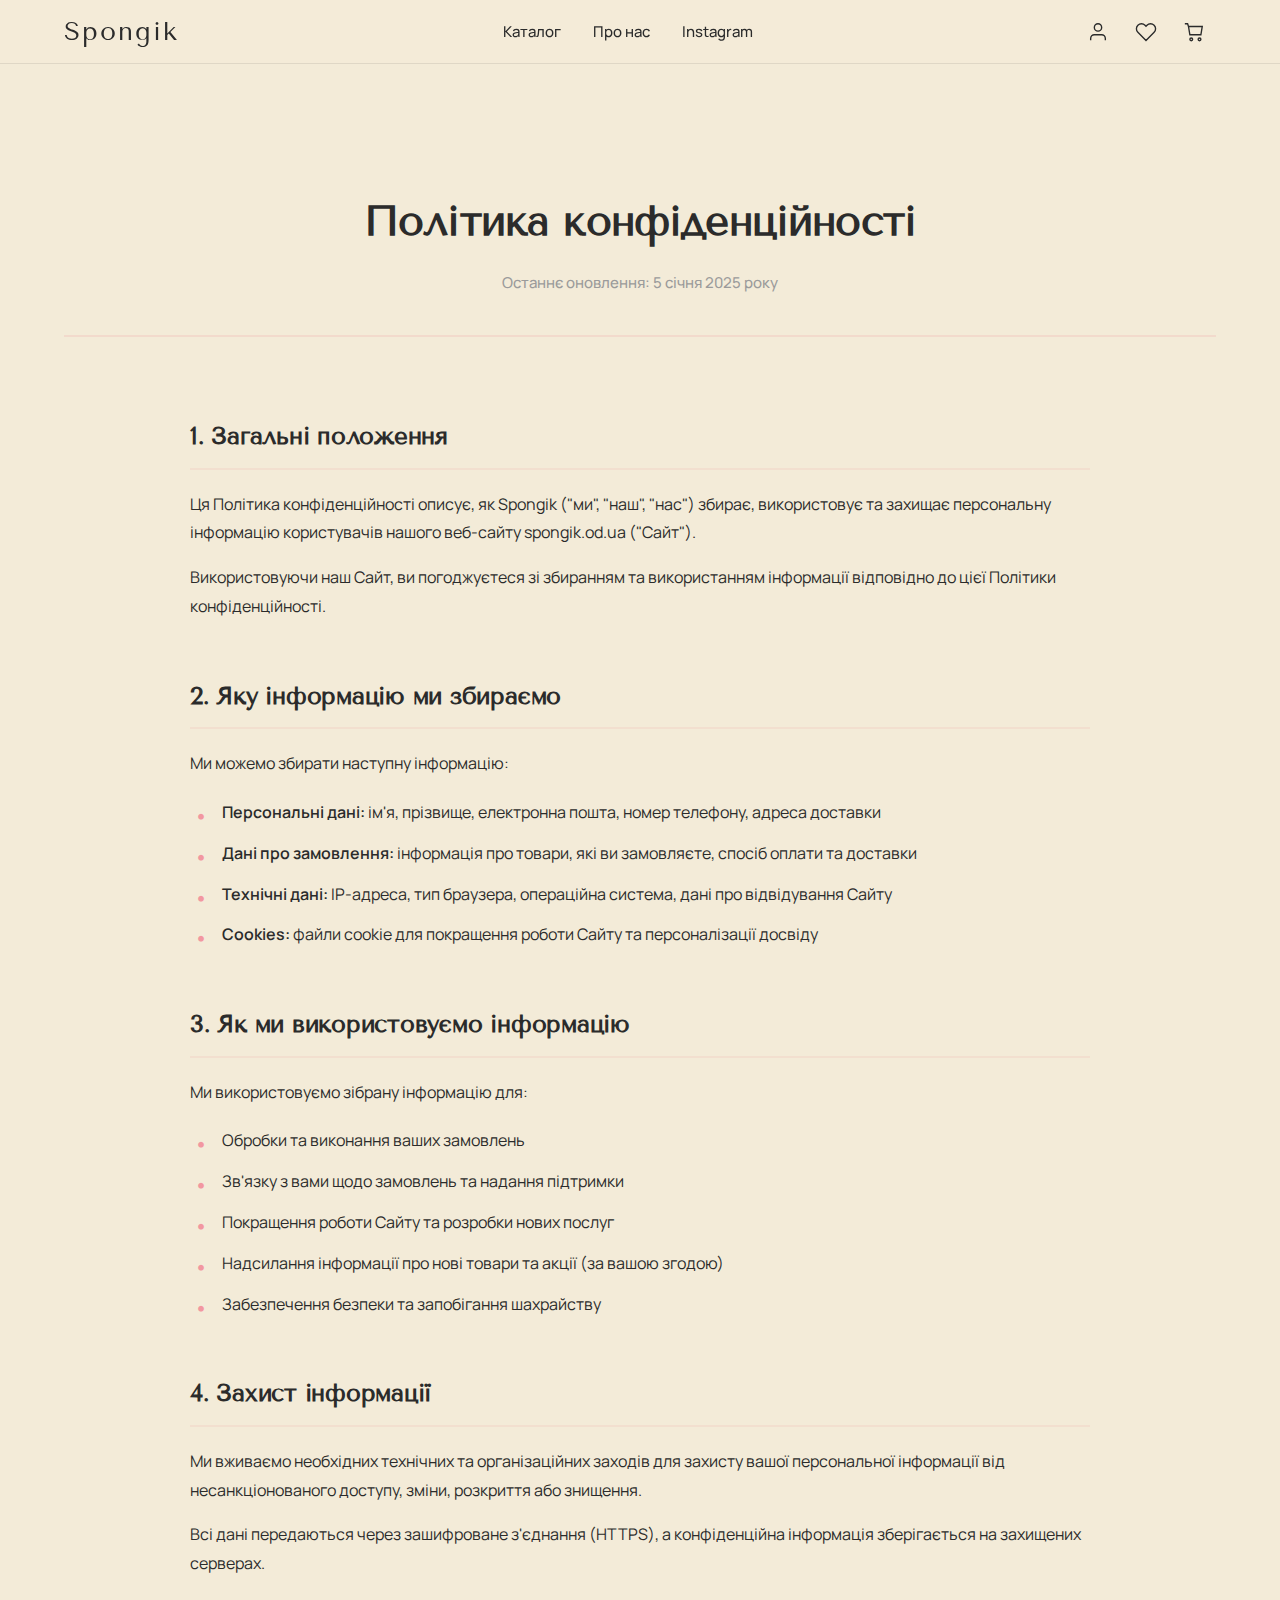
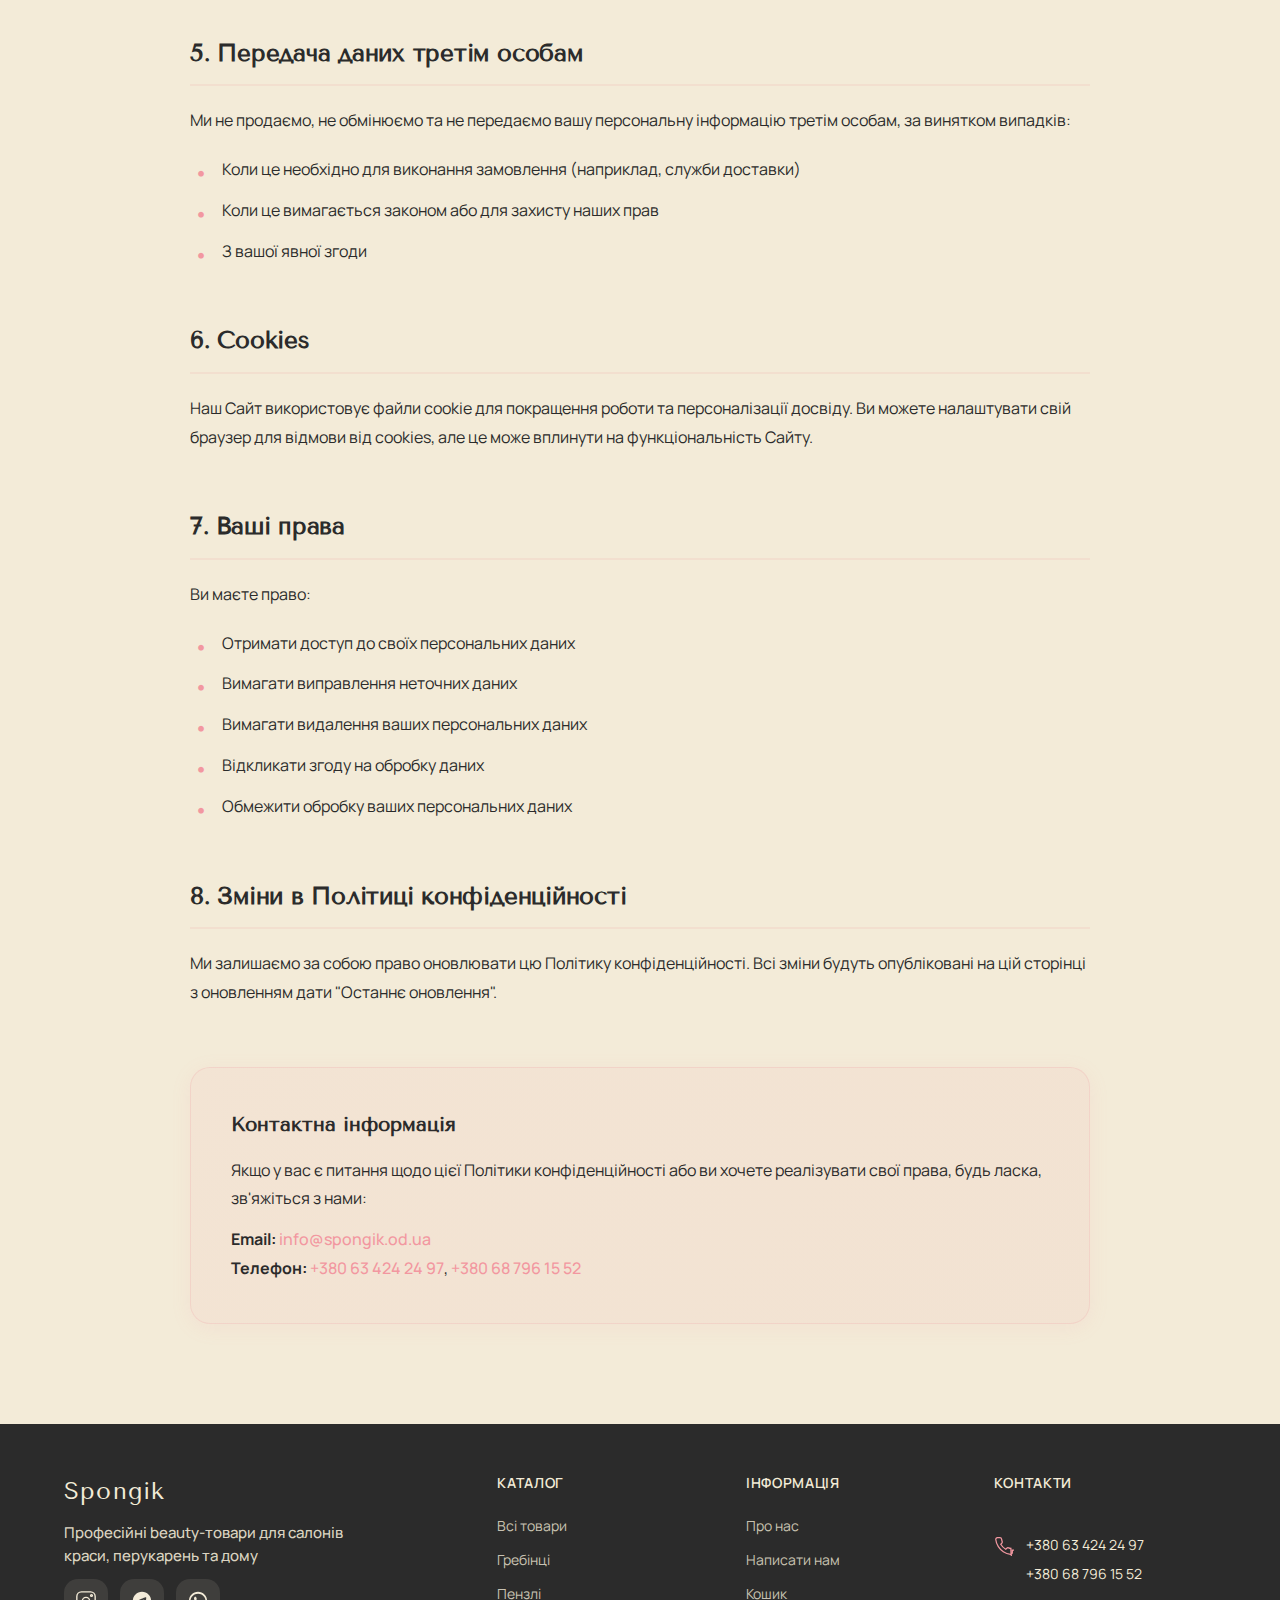
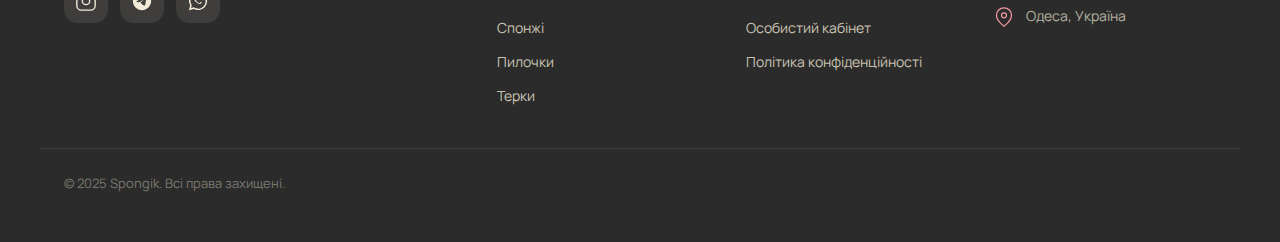
<file: frontend/pages/privacy.html>
<!DOCTYPE html>
<html lang="uk">
<head>
    <meta charset="UTF-8">
    <meta name="viewport" content="width=device-width, initial-scale=1.0">
    <meta http-equiv="Content-Security-Policy" content="upgrade-insecure-requests">
    <title>Політика конфіденційності — Spongik</title>
    <meta name="description" content="Політика конфіденційності Spongik. Як ми збираємо, використовуємо та захищаємо вашу персональну інформацію.">
    <link rel="icon" type="image/svg+xml" href="../assets/images/favicon.svg">
    
    <!-- Fonts -->
    <link rel="preconnect" href="https://fonts.googleapis.com">
    <link rel="preconnect" href="https://fonts.gstatic.com" crossorigin>
    <link href="https://fonts.googleapis.com/css2?family=Manrope:wght@300;400;500;600&family=Tenor+Sans&display=swap" rel="stylesheet">
    
    <!-- Styles -->
    <link rel="stylesheet" href="../assets/css/styles.css">
    <style>
        .privacy-page {
            padding: calc(var(--header-height) + 40px) 0 80px;
            min-height: calc(100vh - var(--header-height));
        }
        
        .privacy-header {
            text-align: center;
            margin-bottom: 60px;
            padding-bottom: 32px;
            border-bottom: 2px solid rgba(242, 151, 160, 0.2);
        }
        
        .privacy-header__title {
            font-family: var(--font-display);
            font-size: clamp(32px, 5vw, 42px);
            font-weight: 600;
            color: var(--color-text);
            margin-bottom: 16px;
            letter-spacing: -0.02em;
        }
        
        .privacy-header__date {
            font-size: 15px;
            color: var(--color-text-muted);
            font-weight: 500;
        }
        
        .privacy-content {
            max-width: 900px;
            margin: 0 auto;
        }
        
        .privacy-section {
            margin-bottom: 48px;
        }
        
        .privacy-section:last-of-type {
            margin-bottom: 0;
        }
        
        .privacy-section__title {
            font-family: var(--font-display);
            font-size: 24px;
            font-weight: 600;
            color: var(--color-text);
            margin-bottom: 20px;
            padding-bottom: 12px;
            border-bottom: 2px solid rgba(242, 151, 160, 0.15);
            letter-spacing: -0.01em;
        }
        
        .privacy-section__text {
            font-size: 16px;
            line-height: 1.8;
            color: var(--color-text);
            margin-bottom: 16px;
        }
        
        .privacy-section__text:last-child {
            margin-bottom: 0;
        }
        
        .privacy-section__list {
            margin: 20px 0;
            padding-left: 24px;
            list-style: none;
        }
        
        .privacy-section__list li {
            font-size: 16px;
            line-height: 1.8;
            color: var(--color-text);
            margin-bottom: 12px;
            position: relative;
            padding-left: 8px;
        }
        
        .privacy-section__list li::before {
            content: '•';
            position: absolute;
            left: -20px;
            color: var(--color-pink);
            font-weight: bold;
            font-size: 20px;
        }
        
        .privacy-section__list li strong {
            color: var(--color-text);
            font-weight: 600;
        }
        
        .privacy-contact {
            background: linear-gradient(135deg, rgba(242, 151, 160, 0.08) 0%, rgba(232, 134, 143, 0.08) 100%);
            border: 1px solid rgba(242, 151, 160, 0.2);
            border-radius: 20px;
            padding: 32px;
            margin-top: 60px;
            box-shadow: 0 4px 20px rgba(242, 151, 160, 0.1);
        }
        
        .privacy-contact__title {
            font-size: 20px;
            font-weight: 600;
            color: var(--color-text);
            margin-bottom: 16px;
            font-family: var(--font-display);
        }
        
        .privacy-contact__info {
            font-size: 16px;
            line-height: 1.8;
            color: var(--color-text);
        }
        
        .privacy-contact__info p {
            margin-bottom: 12px;
        }
        
        .privacy-contact__info p:last-child {
            margin-bottom: 0;
        }
        
        .privacy-contact__info a {
            color: var(--color-pink);
            text-decoration: none;
            font-weight: 500;
            transition: color 0.2s ease;
        }
        
        .privacy-contact__info a:hover {
            color: var(--color-pink-hover);
            text-decoration: underline;
        }
        
        @media (min-width: 768px) {
            .privacy-page {
                padding: calc(var(--header-height) + 60px) 0 100px;
            }
            
            .privacy-header {
                margin-bottom: 80px;
                padding-bottom: 40px;
            }
            
            .privacy-section {
                margin-bottom: 56px;
            }
            
            .privacy-contact {
                padding: 40px;
            }
        }
        
        @media (max-width: 375px) {
            .privacy-page {
                padding: calc(var(--header-height) + 32px) 0 60px;
            }
            
            .privacy-header {
                margin-bottom: 40px;
                padding-bottom: 24px;
            }
            
            .privacy-header__title {
                font-size: 28px;
            }
            
            
            .privacy-section {
                margin-bottom: 36px;
            }
            
            .privacy-section__title {
                font-size: 20px;
                margin-bottom: 16px;
                padding-bottom: 10px;
            }
            
            .privacy-section__text {
                font-size: 15px;
                line-height: 1.7;
            }
            
            .privacy-section__list {
                margin: 16px 0;
                padding-left: 20px;
            }
            
            .privacy-section__list li {
                font-size: 15px;
                line-height: 1.7;
                margin-bottom: 10px;
            }
            
            .privacy-contact {
                padding: 24px;
                margin-top: 40px;
            }
            
            .privacy-contact__title {
                font-size: 18px;
            }
            
            .privacy-contact__info {
                font-size: 15px;
            }
        }
    </style>
</head>
<body>
    <!-- Header -->
    <header class="header" id="header">
        <div class="header__inner container">
            <button class="menu-btn" id="menu-toggle" aria-label="Меню">
                <svg viewBox="0 0 24 24" fill="none" stroke="currentColor" stroke-width="1.5">
                    <path d="M4 6h16M4 12h16M4 18h16"/>
                </svg>
            </button>
            <a href="/" class="logo">Spongik</a>
            <nav class="nav" id="main-nav">
                <button class="nav__close" id="nav-close" aria-label="Закрити меню">
                    <svg viewBox="0 0 24 24" fill="none" stroke="currentColor" stroke-width="2">
                        <path d="M18 6L6 18M6 6l12 12"/>
                    </svg>
                </button>
                <a href="/pages/catalog" class="nav__link">Каталог</a>
                <a href="/pages/about" class="nav__link">Про нас</a>
                <a href="https://www.instagram.com/spongik.od/" target="_blank" class="nav__link">Instagram</a>
            </nav>
            <div class="header__actions">
                <a href="/pages/login" class="header__btn" aria-label="Вхід">
                    <svg viewBox="0 0 24 24" fill="none" stroke="currentColor" stroke-width="1.5">
                        <path d="M20 21v-2a4 4 0 00-4-4H8a4 4 0 00-4 4v2"/>
                        <circle cx="12" cy="7" r="4"/>
                    </svg>
                </a>
                <a href="/pages/favorites" class="header__btn" aria-label="Обране">
                    <svg viewBox="0 0 24 24" fill="none" stroke="currentColor" stroke-width="1.5">
                        <path d="M20.84 4.61a5.5 5.5 0 0 0-7.78 0L12 5.67l-1.06-1.06a5.5 5.5 0 0 0-7.78 7.78l1.06 1.06L12 21.23l7.78-7.78 1.06-1.06a5.5 5.5 0 0 0 0-7.78z"/>
                    </svg>
                </a>
                <a href="/pages/cart" class="header__btn cart-btn" aria-label="Кошик">
                    <svg viewBox="0 0 24 24" fill="none" stroke="currentColor" stroke-width="1.5">
                        <path d="M6 6h15l-1.5 9h-12L6 6zm0 0L5 3H2"/>
                        <circle cx="9" cy="20" r="1.5"/>
                        <circle cx="18" cy="20" r="1.5"/>
                    </svg>
                    <span class="cart-btn__count" id="cart-count">0</span>
                </a>
            </div>
        </div>
        <div class="nav-overlay" id="nav-overlay"></div>
    </header>

    <main class="main">
        <div class="container">
            <div class="privacy-page">
                <div class="privacy-header">
                    <h1 class="privacy-header__title">Політика конфіденційності</h1>
                    <p class="privacy-header__date">Останнє оновлення: 5 січня 2025 року</p>
                </div>

                <div class="privacy-content">
                    <section class="privacy-section">
                        <h2 class="privacy-section__title">1. Загальні положення</h2>
                        <p class="privacy-section__text">
                            Ця Політика конфіденційності описує, як Spongik ("ми", "наш", "нас") збирає, використовує та захищає персональну інформацію користувачів нашого веб-сайту spongik.od.ua ("Сайт").
                        </p>
                        <p class="privacy-section__text">
                            Використовуючи наш Сайт, ви погоджуєтеся зі збиранням та використанням інформації відповідно до цієї Політики конфіденційності.
                        </p>
                    </section>

                    <section class="privacy-section">
                        <h2 class="privacy-section__title">2. Яку інформацію ми збираємо</h2>
                        <p class="privacy-section__text">Ми можемо збирати наступну інформацію:</p>
                        <ul class="privacy-section__list">
                            <li><strong>Персональні дані:</strong> ім'я, прізвище, електронна пошта, номер телефону, адреса доставки</li>
                            <li><strong>Дані про замовлення:</strong> інформація про товари, які ви замовляєте, спосіб оплати та доставки</li>
                            <li><strong>Технічні дані:</strong> IP-адреса, тип браузера, операційна система, дані про відвідування Сайту</li>
                            <li><strong>Cookies:</strong> файли cookie для покращення роботи Сайту та персоналізації досвіду</li>
                        </ul>
                    </section>

                    <section class="privacy-section">
                        <h2 class="privacy-section__title">3. Як ми використовуємо інформацію</h2>
                        <p class="privacy-section__text">Ми використовуємо зібрану інформацію для:</p>
                        <ul class="privacy-section__list">
                            <li>Обробки та виконання ваших замовлень</li>
                            <li>Зв'язку з вами щодо замовлень та надання підтримки</li>
                            <li>Покращення роботи Сайту та розробки нових послуг</li>
                            <li>Надсилання інформації про нові товари та акції (за вашою згодою)</li>
                            <li>Забезпечення безпеки та запобігання шахрайству</li>
                        </ul>
                    </section>

                    <section class="privacy-section">
                        <h2 class="privacy-section__title">4. Захист інформації</h2>
                        <p class="privacy-section__text">
                            Ми вживаємо необхідних технічних та організаційних заходів для захисту вашої персональної інформації від несанкціонованого доступу, зміни, розкриття або знищення.
                        </p>
                        <p class="privacy-section__text">
                            Всі дані передаються через зашифроване з'єднання (HTTPS), а конфіденційна інформація зберігається на захищених серверах.
                        </p>
                    </section>

                    <section class="privacy-section">
                        <h2 class="privacy-section__title">5. Передача даних третім особам</h2>
                        <p class="privacy-section__text">
                            Ми не продаємо, не обмінюємо та не передаємо вашу персональну інформацію третім особам, за винятком випадків:
                        </p>
                        <ul class="privacy-section__list">
                            <li>Коли це необхідно для виконання замовлення (наприклад, служби доставки)</li>
                            <li>Коли це вимагається законом або для захисту наших прав</li>
                            <li>З вашої явної згоди</li>
                        </ul>
                    </section>

                    <section class="privacy-section">
                        <h2 class="privacy-section__title">6. Cookies</h2>
                        <p class="privacy-section__text">
                            Наш Сайт використовує файли cookie для покращення роботи та персоналізації досвіду. Ви можете налаштувати свій браузер для відмови від cookies, але це може вплинути на функціональність Сайту.
                        </p>
                    </section>

                    <section class="privacy-section">
                        <h2 class="privacy-section__title">7. Ваші права</h2>
                        <p class="privacy-section__text">Ви маєте право:</p>
                        <ul class="privacy-section__list">
                            <li>Отримати доступ до своїх персональних даних</li>
                            <li>Вимагати виправлення неточних даних</li>
                            <li>Вимагати видалення ваших персональних даних</li>
                            <li>Відкликати згоду на обробку даних</li>
                            <li>Обмежити обробку ваших персональних даних</li>
                        </ul>
                    </section>

                    <section class="privacy-section">
                        <h2 class="privacy-section__title">8. Зміни в Політиці конфіденційності</h2>
                        <p class="privacy-section__text">
                            Ми залишаємо за собою право оновлювати цю Політику конфіденційності. Всі зміни будуть опубліковані на цій сторінці з оновленням дати "Останнє оновлення".
                        </p>
                    </section>

                    <div class="privacy-contact">
                        <h3 class="privacy-contact__title">Контактна інформація</h3>
                        <div class="privacy-contact__info">
                            <p>Якщо у вас є питання щодо цієї Політики конфіденційності або ви хочете реалізувати свої права, будь ласка, зв'яжіться з нами:</p>
                            <p style="margin-top: 12px;">
                                <strong>Email:</strong> <a href="mailto:info@spongik.od.ua">info@spongik.od.ua</a><br>
                                <strong>Телефон:</strong> <a href="tel:+380634242497">+380 63 424 24 97</a>, <a href="tel:+380687961552">+380 68 796 15 52</a>
                            </p>
                        </div>
                    </div>
                </div>
            </div>
        </div>
    </main>

    <!-- Footer -->
    <footer class="footer">
        <div class="footer__inner container">
            <div class="footer__brand">
                <a href="/" class="footer__logo">Spongik</a>
                <p class="footer__tagline">Професійні beauty-товари для салонів краси, перукарень та дому</p>
                <div class="footer__social">
                    <a href="https://www.instagram.com/spongik.od/" target="_blank" class="footer__social-link" aria-label="Instagram">
                        <svg viewBox="0 0 24 24" fill="none" stroke="currentColor" stroke-width="1.5">
                            <rect x="2" y="2" width="20" height="20" rx="5"/>
                            <circle cx="12" cy="12" r="4"/>
                            <circle cx="18" cy="6" r="1"/>
                        </svg>
                    </a>
                    <a href="https://t.me/Tatyanush_ka" target="_blank" class="footer__social-link" aria-label="Telegram">
                        <svg viewBox="0 0 24 24" fill="currentColor">
                            <path d="M12 2C6.48 2 2 6.48 2 12s4.48 10 10 10 10-4.48 10-10S17.52 2 12 2zm4.64 6.8c-.15 1.58-.8 5.42-1.13 7.19-.14.75-.42 1-.68 1.03-.58.05-1.02-.38-1.58-.75-.88-.58-1.38-.94-2.23-1.5-.99-.65-.35-1.01.22-1.59.15-.15 2.71-2.48 2.76-2.69a.2.2 0 00-.05-.18c-.06-.05-.14-.03-.21-.02-.09.02-1.49.95-4.22 2.79-.4.27-.76.41-1.08.4-.36-.01-1.04-.2-1.55-.37-.63-.2-1.13-.31-1.09-.66.02-.18.27-.36.74-.55 2.92-1.27 4.86-2.11 5.83-2.51 2.78-1.16 3.35-1.36 3.73-1.36.08 0 .27.02.39.12.1.08.13.19.14.27-.01.06.01.24 0 .38z"/>
                        </svg>
                    </a>
                    <a href="viber://chat?number=+380634242497" class="footer__social-link" aria-label="Viber">
                        <svg viewBox="0 0 24 24" fill="currentColor">
                            <path d="M12.04 2c-5.46 0-9.91 4.45-9.91 9.91 0 1.75.46 3.41 1.32 4.84L2.05 22l5.25-1.38c1.45.79 3.08 1.23 4.74 1.23 5.46 0 9.91-4.45 9.91-9.91S17.5 2 12.04 2zm.01 18.12c-1.48 0-2.93-.4-4.2-1.15l-.3-.18-3.12.82.83-3.04-.2-.31c-.82-1.21-1.26-2.6-1.26-4.05 0-4.54 3.7-8.24 8.24-8.24s8.24 3.7 8.24 8.24-3.69 8.24-8.23 8.24zm4.52-6.16c-.22-.11-1.3-.64-1.5-.71-.2-.08-.35-.12-.5.12-.15.23-.58.71-.71.86-.14.15-.29.17-.54.06-.25-.11-1.05-.39-2-1.23-.74-.66-1.24-1.48-1.39-1.73-.14-.25-.02-.38.11-.5.11-.11.25-.29.37-.43.13-.15.17-.25.25-.42.08-.16.04-.31-.02-.43-.06-.12-.54-1.3-.74-1.78-.2-.48-.4-.42-.54-.43-.14-.01-.3-.01-.43-.01-.14 0-.36.05-.55.25-.19.2-.73.71-.73 1.74s.75 2.02.85 2.16c.1.14 1.47 2.24 3.56 3.13.49.21.88.34 1.18.43.49.15.94.13 1.3.08.39-.05 1.2-.49 1.37-.96.17-.48.17-.89.12-.96-.05-.07-.2-.12-.42-.23z"/>
                        </svg>
                    </a>
                </div>
            </div>
            
            <div class="footer__nav">
                <h4 class="footer__nav-title">Каталог</h4>
                <ul class="footer__nav-list">
                    <li><a href="/pages/catalog" class="footer__nav-link">Всі товари</a></li>
                    <li><a href="/pages/catalog?category=combs" class="footer__nav-link">Гребінці</a></li>
                    <li><a href="/pages/catalog?category=brushes" class="footer__nav-link">Пензлі</a></li>
                    <li><a href="/pages/catalog?category=sponges" class="footer__nav-link">Спонжі</a></li>
                    <li><a href="/pages/catalog?category=nailfiles" class="footer__nav-link">Пилочки</a></li>
                    <li><a href="/pages/catalog?category=pedicure" class="footer__nav-link">Терки</a></li>
                </ul>
            </div>
            
            <div class="footer__nav">
                <h4 class="footer__nav-title">Інформація</h4>
                <ul class="footer__nav-list">
                    <li><a href="/pages/about" class="footer__nav-link">Про нас</a></li>
                    <li><a href="https://ig.me/m/spongik.od" target="_blank" class="footer__nav-link">Написати нам</a></li>
                    <li><a href="/pages/cart" class="footer__nav-link">Кошик</a></li>
                    <li><a href="/pages/account" class="footer__nav-link">Особистий кабінет</a></li>
                    <li><a href="/pages/privacy" class="footer__nav-link">Політика конфіденційності</a></li>
                </ul>
            </div>
            
            <div class="footer__contacts">
                <h4 class="footer__nav-title">Контакти</h4>
                <div class="footer__contact-item">
                    <svg viewBox="0 0 24 24" fill="none" stroke="currentColor" stroke-width="1.5">
                        <path d="M22 16.92v3a2 2 0 01-2.18 2 19.79 19.79 0 01-8.63-3.07 19.5 19.5 0 01-6-6 19.79 19.79 0 01-3.07-8.67A2 2 0 014.11 2h3a2 2 0 012 1.72 12.84 12.84 0 00.7 2.81 2 2 0 01-.45 2.11L8.09 9.91a16 16 0 006 6l1.27-1.27a2 2 0 012.11-.45 12.84 12.84 0 002.81.7A2 2 2 0 0122 16.92z"/>
                    </svg>
                    <div>
                        <a href="tel:+380634242497" class="footer__phone">+380 63 424 24 97</a>
                        <a href="tel:+380687961552" class="footer__phone">+380 68 796 15 52</a>
                    </div>
                </div>
                <div class="footer__contact-item">
                    <svg viewBox="0 0 24 24" fill="none" stroke="currentColor" stroke-width="1.5">
                        <path d="M21 10c0 7-9 13-9 13s-9-6-9-13a9 9 0 0118 0z"/>
                        <circle cx="12" cy="10" r="3"/>
                    </svg>
                    <div>
                        <span>Одеса, Україна</span>
                    </div>
                </div>
            </div>
        </div>
        <div class="footer__bottom container">
            <p class="footer__copy">© 2025 Spongik. Всі права захищені.</p>
        </div>
    </footer>

    <script src="../assets/js/script.js"></script>
</body>
</html>
</file>
<file: frontend/assets/css/styles.css>
/*
 * Spongik — Full Design System
 * Premium Korean Beauty E-commerce
 */

/* === TOKENS === */
:root {
    --color-cream: #F3EBD8;
    --color-cream-dark: #EBE3D0;
    --color-pink: #F297A0;
    --color-pink-hover: #E8868F;
    --color-pink-soft: #F9D0CE;
    --color-matcha: #B6BB79;
    --color-matcha-soft: #C8CC9A;
    --color-text: #2B2B2B;
    --color-text-secondary: #6B6B6B;
    --color-text-muted: #9B9B9B;
    --color-white: #FFFFFF;
    --color-border: rgba(43, 43, 43, 0.1);
    --color-error: #D64545;
    --color-success: #4CAF50;
    
    --font-display: 'Tenor Sans', Georgia, serif;
    --font-body: 'Manrope', -apple-system, sans-serif;
    
    --shadow-soft: 0 2px 16px rgba(43, 43, 43, 0.08);
    --shadow-hover: 0 8px 32px rgba(43, 43, 43, 0.12);
    --shadow-card: 0 4px 20px rgba(43, 43, 43, 0.1);
    
    --radius-sm: 8px;
    --radius-md: 14px;
    --radius-lg: 20px;
    --radius-xl: 28px;
    --radius-full: 100px;
    
    --transition: 0.2s ease;
    --header-height: 64px;
}

/* === RESET === */
*, *::before, *::after {
    box-sizing: border-box;
    margin: 0;
    padding: 0;
}

html { scroll-behavior: smooth; }

body {
    font-family: var(--font-body);
    font-size: 15px;
    line-height: 1.6;
    color: var(--color-text);
    background: var(--color-cream);
    min-height: 100vh;
    -webkit-font-smoothing: antialiased;
}

a { color: inherit; text-decoration: none; }
button { font-family: inherit; cursor: pointer; border: none; background: none; }
img { max-width: 100%; display: block; }
input, select, textarea { font-family: inherit; font-size: inherit; }

/* === LAYOUT === */
.container {
    width: 100%;
    max-width: 1200px;
    margin: 0 auto;
    padding: 0 12px;
}

@media (min-width: 375px) {
    .container { padding: 0 16px; }
}

@media (min-width: 768px) {
    .container { padding: 0 24px; }
}

.main {
    padding-top: var(--header-height);
    min-height: 100vh;
}

/* === HEADER === */
.header {
    position: fixed;
    top: 0;
    left: 0;
    right: 0;
    z-index: 1000;
    background: rgba(243, 235, 216, 0.95);
    backdrop-filter: blur(20px);
    border-bottom: 1px solid var(--color-border);
    height: var(--header-height);
}

.header--transparent {
    background: transparent;
    border-bottom: none;
}

.header.scrolled {
    background: rgba(243, 235, 216, 0.98);
    box-shadow: 0 2px 20px rgba(43, 43, 43, 0.08);
}

.header__inner {
    height: 100%;
    display: flex;
    align-items: center;
    justify-content: space-between;
    gap: 16px;
    position: relative;
}

@media (min-width: 768px) {
    .header__inner {
        gap: 32px;
    }
}

.logo {
    font-family: var(--font-display);
    font-size: 20px;
    letter-spacing: 0.08em;
    color: var(--color-text);
    flex-shrink: 0;
    font-weight: 400;
    transition: color var(--transition);
    text-decoration: none;
}

@media (min-width: 375px) {
    .logo {
        font-size: 24px;
    }
}

@media (min-width: 768px) {
    .logo {
        font-size: 26px;
    }
}

.logo:hover {
    color: var(--color-pink);
}

.header__search {
    flex: 1;
    max-width: 400px;
    display: none;
}

@media (min-width: 768px) {
    .header__search { display: block; }
}

.search-input {
    width: 100%;
    padding: 10px 16px;
    background: var(--color-white);
    border: 1px solid var(--color-border);
    border-radius: var(--radius-full);
    font-size: 14px;
    transition: var(--transition);
}

.search-input:focus {
    outline: none;
    border-color: var(--color-pink);
}

.menu-btn {
    display: flex;
    align-items: center;
    justify-content: center;
    width: 44px;
    height: 44px;
    background: none;
    border: none;
    color: var(--color-text);
    cursor: pointer;
    transition: color var(--transition);
    border-radius: var(--radius-md);
}

.menu-btn:hover {
    color: var(--color-pink);
    background: rgba(242, 151, 160, 0.1);
}

.menu-btn svg {
    width: 24px;
    height: 24px;
}

@media (min-width: 768px) {
    .menu-btn {
        display: none;
    }
}

/* === MOBILE NAVIGATION (Sidebar) === */
.nav {
    position: fixed;
    top: 0;
    left: 0;
    width: 300px;
    max-width: 80vw;
    height: 100vh;
    background: var(--color-white);
    box-shadow: 4px 0 32px rgba(43, 43, 43, 0.25);
    padding-top: calc(var(--header-height) + 20px);
    padding-bottom: 40px;
    padding-left: 0;
    padding-right: 0;
    display: flex;
    flex-direction: column;
    gap: 4px;
    transform: translateX(-100%);
    transition: transform 0.35s cubic-bezier(0.4, 0, 0.2, 1);
    z-index: 999;
    overflow-y: auto;
}

.nav.is-open {
    transform: translateX(0);
}

.nav__close {
    position: absolute;
    top: 16px;
    right: 16px;
    width: 40px;
    height: 40px;
    display: flex;
    align-items: center;
    justify-content: center;
    background: rgba(43, 43, 43, 0.05);
    border: none;
    border-radius: 50%;
    color: var(--color-text);
    cursor: pointer;
    transition: all 0.2s ease;
    z-index: 1000;
}

.nav__close:hover {
    background: var(--color-pink);
    color: white;
    transform: rotate(90deg);
}

.nav__close svg {
    width: 20px;
    height: 20px;
}

@media (min-width: 768px) {
    .nav__close {
        display: none;
    }
}

.nav a, .nav__link {
    display: block;
    font-size: 16px;
    font-weight: 500;
    color: var(--color-text);
    padding: 16px 24px;
    text-decoration: none;
    transition: all 0.2s ease;
    border-left: 4px solid transparent;
}

.nav a:hover, .nav__link:hover {
    color: var(--color-pink);
    background: rgba(242, 151, 160, 0.08);
    border-left-color: var(--color-pink);
}

.nav__link--active {
    color: var(--color-pink);
    font-weight: 600;
    background: rgba(242, 151, 160, 0.12);
    border-left-color: var(--color-pink);
}

/* === DESKTOP NAVIGATION === */
@media (min-width: 768px) {
    .nav {
        position: static;
        width: auto;
        max-width: none;
        height: auto;
        background: transparent;
        box-shadow: none;
        padding: 0;
        flex-direction: row;
        gap: 32px;
        transform: none;
        overflow: visible;
    }
    
    .nav a, .nav__link {
        padding: 8px 0;
        font-size: 15px;
        border-left: none;
        position: relative;
    }
    
    .nav a:hover, .nav__link:hover {
        background: transparent;
        border-left: none;
        color: var(--color-pink);
    }
    
    .nav__link--active {
        background: transparent;
        border-left: none;
        color: var(--color-pink);
    }
    
    .nav__link--active::after {
        content: '';
        position: absolute;
        bottom: -4px;
        left: 0;
        right: 0;
        height: 3px;
        background: linear-gradient(90deg, var(--color-pink) 0%, var(--color-matcha) 100%);
        border-radius: 2px 2px 0 0;
    }
}

.nav-overlay {
    position: fixed;
    top: 0;
    left: 0;
    right: 0;
    bottom: 0;
    background: rgba(43, 43, 43, 0.6);
    backdrop-filter: blur(4px);
    z-index: 998;
    opacity: 0;
    visibility: hidden;
    transition: all 0.35s ease;
}

.nav-overlay.is-open {
    opacity: 1;
    visibility: visible;
}

@media (min-width: 768px) {
    .nav-overlay {
        display: none !important;
    }
}

.header__actions {
    display: flex;
    align-items: center;
    gap: 8px;
}

@media (min-width: 768px) {
    .header__actions {
        gap: 4px;
    }
}

.header__btn {
    width: 40px;
    height: 40px;
    display: flex;
    align-items: center;
    justify-content: center;
    color: var(--color-text);
    transition: all var(--transition);
    border-radius: var(--radius-md);
    text-decoration: none;
}

@media (min-width: 375px) {
    .header__btn {
        width: 44px;
        height: 44px;
    }
}

.header__btn:hover {
    color: var(--color-pink);
    background: rgba(242, 151, 160, 0.1);
    transform: translateY(-1px);
}

.header__btn svg {
    width: 20px;
    height: 20px;
}

@media (min-width: 375px) {
    .header__btn svg {
        width: 22px;
        height: 22px;
    }
}

.cart-btn {
    position: relative;
}

.cart-btn__count, .cart-count {
    position: absolute;
    top: 4px;
    right: 4px;
    min-width: 18px;
    height: 18px;
    padding: 0 5px;
    background: var(--color-pink);
    color: white;
    font-size: 11px;
    font-weight: 600;
    border-radius: 50%;
    display: flex;
    align-items: center;
    justify-content: center;
}

.menu-btn {
    display: flex;
}

@media (min-width: 768px) {
    .menu-btn { display: none; }
}

/* === BUTTONS === */
.btn {
    display: inline-flex;
    align-items: center;
    justify-content: center;
    gap: 6px;
    padding: 12px 20px;
    font-size: 13px;
    font-weight: 500;
    letter-spacing: 0.02em;
    border-radius: var(--radius-full);
    transition: all var(--transition);
    white-space: nowrap;
}

@media (min-width: 375px) {
    .btn {
        gap: 8px;
        padding: 14px 28px;
        font-size: 14px;
    }
}

.btn--primary, .btn-primary {
    background: var(--color-pink);
    color: white;
    box-shadow: 0 4px 16px rgba(242, 151, 160, 0.4);
}

.btn--primary:hover, .btn-primary:hover {
    background: var(--color-pink-hover);
    transform: translateY(-2px);
    box-shadow: 0 6px 24px rgba(242, 151, 160, 0.5);
}

.btn--secondary, .btn-secondary {
    background: transparent;
    color: var(--color-text);
    border: 1.5px solid var(--color-text);
}

.btn--secondary:hover, .btn-secondary:hover {
    background: var(--color-text);
    color: var(--color-cream);
}

.btn--ghost {
    background: transparent;
    color: var(--color-text-secondary);
    padding: 10px 16px;
}

.btn--ghost:hover {
    color: var(--color-pink);
}

.btn--outline, .btn-outline {
    background: transparent;
    color: var(--color-text);
    border: 1.5px solid var(--color-border);
}

.btn--outline:hover, .btn-outline:hover {
    border-color: var(--color-pink);
    color: var(--color-pink);
}

.btn--lg {
    padding: 16px 32px;
    font-size: 15px;
}

.btn--sm {
    padding: 10px 20px;
    font-size: 13px;
}

.btn--full {
    width: 100%;
}

.btn-add {
    width: 100%;
    padding: 14px 20px;
    background: linear-gradient(135deg, var(--color-text) 0%, #3d3d3d 100%);
    color: var(--color-cream);
    font-size: 13px;
    font-weight: 600;
    letter-spacing: 0.04em;
    border-radius: 12px;
    border: none;
    cursor: pointer;
    transition: all 0.3s cubic-bezier(0.25, 0.46, 0.45, 0.94);
}

.product-card:hover .btn-add {
    background: linear-gradient(135deg, var(--color-pink) 0%, var(--color-pink-hover) 100%);
    transform: scale(1.02);
}

.btn-add:hover {
    background: linear-gradient(135deg, var(--color-pink) 0%, var(--color-pink-hover) 100%);
    transform: scale(1.02);
}

.btn-add:active {
    transform: scale(0.98);
}

/* === HERO === */
.hero {
    position: relative;
    min-height: calc(100vh - var(--header-height));
    display: flex;
    align-items: center;
    justify-content: center;
    text-align: center;
    padding: 60px 20px;
    background: linear-gradient(180deg, var(--color-cream) 0%, var(--color-cream-dark) 100%);
    overflow: hidden;
}

.hero__bg {
    position: absolute;
    top: 0;
    left: 0;
    right: 0;
    bottom: 0;
    background-image: url('/assets/images/hero-bg.jpg');
    background-size: cover;
    background-position: center;
    background-repeat: no-repeat;
    opacity: 1;
    z-index: 0;
}

.hero__bg::after {
    content: '';
    position: absolute;
    top: 0;
    left: 0;
    right: 0;
    bottom: 0;
    background: linear-gradient(180deg, rgba(43, 43, 43, 0.5) 0%, rgba(43, 43, 43, 0.3) 50%, rgba(43, 43, 43, 0.4) 100%);
    z-index: 1;
}

.hero-content {
    position: relative;
    z-index: 2;
    max-width: 600px;
}

.hero h1 {
    font-family: var(--font-display);
    font-size: clamp(32px, 8vw, 56px);
    font-weight: 400;
    letter-spacing: 0.12em;
    line-height: 1.1;
    margin-bottom: 20px;
    color: var(--color-cream);
    text-shadow: 0 2px 12px rgba(43, 43, 43, 0.8), 0 4px 8px rgba(0, 0, 0, 0.5);
}

.hero p {
    font-size: 17px;
    color: var(--color-cream);
    margin-bottom: 36px;
    font-weight: 500;
    text-shadow: 0 2px 12px rgba(43, 43, 43, 0.8), 0 4px 8px rgba(0, 0, 0, 0.5);
}

.hero .btn {
    padding: 18px 40px;
    font-size: 16px;
    font-weight: 600;
}

@media (min-width: 768px) {
    .hero .btn {
        padding: 20px 48px;
        font-size: 18px;
    }
}

/* === TRUST BAR === */
.trust-bar {
    background: var(--color-cream);
    padding: 60px 20px;
    border-top: 1px solid rgba(43, 43, 43, 0.08);
}

.trust-items {
    max-width: 1200px;
    margin: 0 auto;
    display: grid;
    grid-template-columns: repeat(2, 1fr);
    gap: 20px;
}

@media (min-width: 768px) {
    .trust-items {
        grid-template-columns: repeat(4, 1fr);
        gap: 24px;
    }
}

.trust-item {
    display: flex;
    flex-direction: column;
    align-items: center;
    text-align: center;
    gap: 12px;
    padding: 24px 16px;
    background: var(--color-white);
    border-radius: 16px;
    box-shadow: 0 2px 12px rgba(43, 43, 43, 0.06);
    transition: transform 0.3s ease, box-shadow 0.3s ease;
}

.trust-item:hover {
    transform: translateY(-4px);
    box-shadow: 0 4px 20px rgba(43, 43, 43, 0.12);
}

.trust-item__icon {
    font-size: 36px;
    line-height: 1;
    flex-shrink: 0;
}

.trust-item__content {
    display: flex;
    flex-direction: column;
    gap: 6px;
}

.trust-item__title {
    font-size: 15px;
    font-weight: 600;
    color: var(--color-text);
}

.trust-item__desc {
    font-size: 13px;
    color: rgba(43, 43, 43, 0.7);
    line-height: 1.4;
}

/* === CATALOG SECTION === */
.catalog {
    padding: 80px 20px;
    max-width: 1200px;
    margin: 0 auto;
}

.catalog h2 {
    font-family: var(--font-display);
    font-size: clamp(24px, 5vw, 32px);
    text-align: center;
    margin-bottom: 48px;
    letter-spacing: 0.04em;
}

.products-grid {
    display: grid;
    grid-template-columns: repeat(2, 1fr);
    gap: 10px;
    margin-bottom: 48px;
}

@media (min-width: 375px) {
    .products-grid {
        gap: 16px;
    }
}

@media (min-width: 768px) {
    .products-grid {
        grid-template-columns: repeat(3, 1fr);
        gap: 24px;
    }
}

@media (min-width: 1024px) {
    .products-grid {
        grid-template-columns: repeat(4, 1fr);
    }
}

.catalog > .btn-secondary {
    display: block;
    width: fit-content;
    margin: 0 auto;
}

/* === PRODUCT CARD === */
.product-card {
    background: var(--color-white);
    border-radius: 20px;
    padding: 0;
    box-shadow: 0 2px 12px rgba(43, 43, 43, 0.06);
    transition: all 0.3s ease;
    display: flex;
    flex-direction: column;
    position: relative;
    overflow: hidden;
    border: 1px solid rgba(43, 43, 43, 0.04);
    animation: card-fade-in 0.4s ease-out;
}

@keyframes card-fade-in {
    from {
        opacity: 0;
        transform: translateY(10px);
    }
    to {
        opacity: 1;
        transform: translateY(0);
    }
}

.product-card:hover {
    transform: translateY(-6px);
    box-shadow: 0 8px 24px rgba(43, 43, 43, 0.12);
    border-color: rgba(242, 151, 160, 0.2);
}


.product-card--empty {
    opacity: 0.7;
    pointer-events: none;
}

.product-card--empty:hover {
    transform: none;
    box-shadow: 0 2px 16px rgba(43, 43, 43, 0.06);
}

@media (min-width: 768px) {
    .product-card {
        padding: 16px;
        border-radius: 24px;
    }
}

.product-image,
.product-card__image {
    position: relative;
    aspect-ratio: 1;
    border-radius: 20px 20px 0 0;
    overflow: hidden;
    background: #faf8f5;
    display: block;
    text-decoration: none;
    color: inherit;
}

.product-image img,
.product-card__img {
    width: 100%;
    height: 100%;
    object-fit: cover;
    object-position: center;
    transition: transform 0.4s ease;
    display: block;
}

.product-card:hover .product-image img,
.product-card:hover .product-card__img {
    transform: scale(1.08);
}

.image-placeholder {
    width: 100%;
    height: 100%;
    background: linear-gradient(135deg, #f8f4ed 0%, #f5ebe0 30%, var(--color-pink-soft) 70%, #f0e6e5 100%);
    display: flex;
    align-items: center;
    justify-content: center;
    position: relative;
}

.image-placeholder::before {
    content: '';
    position: absolute;
    inset: 0;
    background: radial-gradient(circle at 30% 30%, rgba(255,255,255,0.4) 0%, transparent 50%);
}

.image-placeholder::after {
    content: '';
    width: 56px;
    height: 56px;
    background: url("data:image/svg+xml,%3Csvg xmlns='http://www.w3.org/2000/svg' viewBox='0 0 24 24' fill='none' stroke='%23d4c4b0' stroke-width='1'%3E%3Crect x='3' y='3' width='18' height='18' rx='2'/%3E%3Ccircle cx='8.5' cy='8.5' r='1.5'/%3E%3Cpath d='M21 15l-5-5L5 21'/%3E%3C/svg%3E") center/contain no-repeat;
    opacity: 0.5;
}

/* === BADGES === */
.badge {
    padding: 5px 12px;
    font-size: 11px;
    font-weight: 600;
    letter-spacing: 0.05em;
    text-transform: uppercase;
    border-radius: 16px;
    backdrop-filter: blur(8px);
    box-shadow: 0 2px 8px rgba(0, 0, 0, 0.1);
}

@keyframes badge-pulse {
    0%, 100% { transform: scale(1); }
    50% { transform: scale(1.05); }
}

.badge-new, .badge--new {
    background: rgba(43, 43, 43, 0.95);
    color: var(--color-cream);
}

.badge-sale, .badge--sale {
    background: linear-gradient(135deg, var(--color-pink) 0%, #E8868F 100%);
    color: white;
    box-shadow: 0 4px 16px rgba(242, 151, 160, 0.4);
    position: relative;
    overflow: hidden;
}

.badge--sale::before {
    content: '';
    position: absolute;
    top: -50%;
    left: -50%;
    width: 200%;
    height: 200%;
    background: radial-gradient(circle, rgba(255,255,255,0.3) 0%, transparent 70%);
    animation: badge-glow 2s ease-in-out infinite;
}

@keyframes badge-glow {
    0%, 100% { transform: translate(-50%, -50%) scale(0.8); opacity: 0.5; }
    50% { transform: translate(-50%, -50%) scale(1.2); opacity: 0.8; }
}

/* === PRODUCT INFO === */
.product-info {
    flex: 1;
    display: flex;
    flex-direction: column;
    margin-bottom: 12px;
    padding: 0 4px;
}

.product-category {
    font-size: 11px;
    font-weight: 500;
    letter-spacing: 0.05em;
    color: var(--color-text-secondary);
    margin-bottom: 4px;
    text-transform: capitalize;
}

.product-brand {
    font-size: 10px;
    font-weight: 600;
    letter-spacing: 0.1em;
    text-transform: uppercase;
    color: var(--color-pink);
    margin-bottom: 6px;
    opacity: 0.9;
}

.product-name {
    font-family: var(--font-body);
    font-size: 14px;
    font-weight: 500;
    line-height: 1.35;
    color: var(--color-text);
    margin-bottom: 8px;
    flex: 1;
    display: -webkit-box;
    -webkit-line-clamp: 2;
    -webkit-box-orient: vertical;
    overflow: hidden;
}

.product-name a {
    color: inherit;
    text-decoration: none;
    transition: color 0.2s ease;
}

.product-name a:hover {
    color: var(--color-pink);
}

.product-stock {
    font-size: 12px;
    font-weight: 500;
    margin-bottom: 8px;
    display: inline-block;
    padding: 4px 8px;
    border-radius: 6px;
    width: fit-content;
}

.product-stock--in {
    color: var(--color-matcha);
    background: rgba(182, 187, 121, 0.1);
}

.product-stock--out {
    color: var(--color-text-muted);
    background: rgba(155, 155, 155, 0.1);
}

/* Адаптив для маленьких экранов */
@media (max-width: 375px) {
    .product-stock {
        font-size: 11px;
        padding: 3px 8px;
        white-space: nowrap;
    }
}

.product-price {
    display: flex;
    align-items: baseline;
    gap: 8px;
    font-size: 18px;
    font-weight: 700;
    color: var(--color-text);
    margin-top: auto;
}

.price-old {
    font-size: 13px;
    font-weight: 400;
    color: var(--color-text-muted);
    text-decoration: line-through;
}

.price-current {
    color: var(--color-text);
}

.product-card:has(.price-old) .price-current {
    color: var(--color-pink);
}

.price-old {
    font-size: 13px;
    font-weight: 400;
    color: var(--color-text-secondary);
    text-decoration: line-through;
    margin-right: 8px;
}

.price-current {
    color: var(--color-pink);
}

.product-card__actions {
    margin-top: 8px;
    padding-top: 8px;
}

/* New card structure styles */
.product-card__body {
    padding: 12px;
    display: flex;
    flex-direction: column;
    gap: 6px;
    flex: 1;
}

@media (min-width: 375px) {
    .product-card__body {
        padding: 18px;
        gap: 8px;
    }
}

.product-card__brand {
    font-size: 12px;
    font-weight: 600;
    letter-spacing: 0.1em;
    text-transform: uppercase;
    color: var(--color-pink);
    margin-bottom: 6px;
}

.product-card__name {
    font-family: var(--font-body);
    font-size: 14px;
    font-weight: 500;
    line-height: 1.4;
    color: var(--color-text);
    margin: 0;
    display: -webkit-box;
    -webkit-line-clamp: 2;
    -webkit-box-orient: vertical;
    overflow: hidden;
    flex: 1;
    min-height: 2.8em;
}

@media (min-width: 375px) {
    .product-card__name {
        font-size: 16px;
        min-height: 3em;
    }
}

.product-card__name a {
    color: inherit;
    text-decoration: none;
    transition: color 0.2s ease;
}

.product-card__name a:hover {
    color: var(--color-pink);
}

.product-card__price {
    display: flex;
    align-items: baseline;
    gap: 10px;
    margin-top: auto;
    padding-top: 8px;
}

.product-card__price-current {
    font-size: 18px;
    font-weight: 700;
    color: var(--color-text);
    line-height: 1;
}

@media (min-width: 375px) {
    .product-card__price-current {
        font-size: 22px;
    }
}

.product-card__price-old {
    font-size: 16px;
    font-weight: 500;
    color: var(--color-text-muted);
    text-decoration: line-through;
    text-decoration-thickness: 2px;
    text-decoration-color: rgba(43, 43, 43, 0.4);
    opacity: 0.8;
}

.product-card__price-sale {
    color: var(--color-pink);
    font-size: 24px;
    font-weight: 800;
}

.product-card__quick-buy {
    position: absolute;
    bottom: 0;
    left: 0;
    right: 0;
    padding: 16px;
    background: linear-gradient(180deg, transparent 0%, rgba(43, 43, 43, 0.9) 100%);
    transform: translateY(100%);
    transition: transform 0.4s cubic-bezier(0.25, 0.46, 0.45, 0.94);
    z-index: 2;
}

.product-card:hover .product-card__quick-buy {
    transform: translateY(0);
}

.product-card__quick-buy .btn {
    width: 100%;
    padding: 14px 20px;
    background: var(--color-white);
    color: var(--color-text);
    font-weight: 600;
    border-radius: 12px;
    transition: all 0.3s ease;
    display: flex;
    align-items: center;
    justify-content: center;
}

.product-card__quick-buy .btn:hover {
    background: var(--color-pink);
    color: white;
    transform: translateY(-2px);
    box-shadow: 0 8px 24px rgba(242, 151, 160, 0.4);
}

.product-card__quick-buy .btn:disabled {
    opacity: 0.6;
    cursor: not-allowed;
}

.product-card__favorite {
    position: absolute;
    top: 12px;
    right: 12px;
    width: 40px;
    height: 40px;
    background: rgba(255, 255, 255, 0.9);
    backdrop-filter: blur(8px);
    border: none;
    border-radius: 50%;
    cursor: pointer;
    display: flex;
    align-items: center;
    justify-content: center;
    box-shadow: 0 2px 8px rgba(43, 43, 43, 0.1);
    transition: all 0.2s ease;
    z-index: 3;
}

.product-card__favorite:hover {
    transform: scale(1.1);
    background: rgba(255, 255, 255, 1);
    box-shadow: 0 4px 12px rgba(43, 43, 43, 0.15);
}

.product-card__favorite svg {
    width: 18px;
    height: 18px;
    color: var(--color-text-secondary);
    transition: all 0.2s ease;
}

.product-card__favorite:hover svg {
    color: var(--color-pink);
}

.product-card__favorite.is-active {
    background: var(--color-pink);
    box-shadow: 0 2px 8px rgba(242, 151, 160, 0.3);
}

.product-card__favorite.is-active svg {
    color: white;
    fill: white;
}

.product-card__badges {
    position: absolute;
    top: 12px;
    left: 12px;
    display: flex;
    flex-direction: column;
    gap: 8px;
    z-index: 3;
}

.product-stock {
    display: inline-flex;
    align-items: center;
    gap: 6px;
    padding: 5px 12px;
    font-size: 12px;
    font-weight: 600;
    letter-spacing: 0.05em;
    text-transform: uppercase;
    border-radius: 12px;
    margin-bottom: 6px;
    white-space: nowrap;
    flex-shrink: 0;
}

.product-stock--in {
    background: rgba(139, 195, 74, 0.15);
    color: #5a8f2a;
}

.product-stock--out {
    background: rgba(158, 158, 158, 0.15);
    color: #757575;
}

/* Адаптив для маленьких экранов - второй блок product-stock */
@media (max-width: 375px) {
    .product-stock {
        font-size: 11px;
        padding: 4px 10px;
        letter-spacing: 0.03em;
    }
}

.btn-add:disabled {
    opacity: 0.6;
    cursor: not-allowed;
    background: var(--color-text-muted) !important;
}

.btn-add:disabled:hover {
    transform: none !important;
    background: var(--color-text-muted) !important;
}

/* === ROUTINE SECTION === */
.routine-section {
    padding: 100px 20px;
    background: var(--color-white);
}

.routine-header {
    text-align: center;
    margin-bottom: 60px;
}

.routine-label {
    display: inline-block;
    font-size: 12px;
    font-weight: 600;
    letter-spacing: 0.2em;
    text-transform: uppercase;
    color: var(--color-pink);
    margin-bottom: 16px;
}

.routine-header h2 {
    font-family: var(--font-display);
    font-size: clamp(28px, 6vw, 42px);
    letter-spacing: 0.02em;
    margin-bottom: 12px;
}

.routine-header p {
    font-size: 18px;
    color: var(--color-text-secondary);
}

.routine-steps {
    max-width: 800px;
    margin: 0 auto;
    display: flex;
    flex-direction: column;
    gap: 16px;
}

.routine-step {
    display: grid;
    grid-template-columns: auto 1fr auto;
    align-items: center;
    gap: 24px;
    padding: 24px 28px;
    background: var(--color-cream);
    border-radius: 20px;
    transition: all 0.4s cubic-bezier(0.25, 0.46, 0.45, 0.94);
}

.routine-step:hover {
    transform: translateX(8px);
    box-shadow: -8px 8px 24px rgba(43, 43, 43, 0.08);
}

.routine-step__number {
    font-family: var(--font-display);
    font-size: 32px;
    color: var(--color-pink);
    opacity: 0.6;
}

.routine-step__content h3 {
    font-family: var(--font-body);
    font-size: 18px;
    font-weight: 600;
    margin-bottom: 4px;
}

.routine-step__content p {
    font-size: 14px;
    color: var(--color-text-secondary);
    line-height: 1.4;
}

.routine-step__link {
    font-size: 14px;
    font-weight: 600;
    color: var(--color-text);
    text-decoration: none;
    white-space: nowrap;
    transition: color 0.2s ease;
}

.routine-step__link:hover {
    color: var(--color-pink);
}

@media (max-width: 600px) {
    .routine-step {
        grid-template-columns: 1fr;
        gap: 12px;
        text-align: center;
    }
    .routine-step__number {
        font-size: 24px;
    }
}

/* === BRANDS MARQUEE === */
.brands-section {
    padding: 40px 0;
    background: var(--color-text);
    overflow: hidden;
}

.brands-marquee {
    display: flex;
    width: max-content;
    animation: marquee 30s linear infinite;
}

.brands-track {
    display: flex;
    align-items: center;
    gap: 24px;
    flex-shrink: 0;
}

.brand-name {
    font-family: var(--font-display);
    font-size: 18px;
    color: var(--color-cream);
    letter-spacing: 0.1em;
    text-transform: uppercase;
    white-space: nowrap;
    padding: 0 8px;
}

.brand-dot {
    color: var(--color-pink);
    font-size: 8px;
}

@keyframes marquee {
    0% { transform: translateX(0); }
    100% { transform: translateX(-50%); }
}

/* === FEATURES SECTION === */
.features-section {
    padding: 80px 20px;
    background: linear-gradient(180deg, var(--color-cream) 0%, var(--color-cream-dark) 100%);
}

.features-grid {
    display: grid;
    grid-template-columns: 1fr;
    gap: 20px;
    max-width: 1200px;
    margin: 0 auto;
}

@media (min-width: 768px) {
    .features-grid {
        grid-template-columns: repeat(2, 1fr);
        gap: 24px;
    }
}

@media (min-width: 1024px) {
    .features-grid {
        grid-template-columns: repeat(4, 1fr);
        gap: 24px;
    }
}

.feature-card {
    background: var(--color-white);
    border-radius: 20px;
    padding: 32px 24px;
    transition: all 0.4s cubic-bezier(0.25, 0.46, 0.45, 0.94);
    border: 1px solid rgba(43, 43, 43, 0.08);
    display: flex;
    flex-direction: column;
    align-items: center;
    text-align: center;
    position: relative;
    overflow: hidden;
}

.feature-card::before {
    content: '';
    position: absolute;
    top: 0;
    left: 0;
    right: 0;
    height: 4px;
    background: linear-gradient(90deg, var(--color-pink) 0%, var(--color-matcha) 100%);
    transform: scaleX(0);
    transition: transform 0.4s ease;
}

.feature-card:hover::before {
    transform: scaleX(1);
}

.feature-card:hover {
    transform: translateY(-8px);
    box-shadow: 0 20px 48px rgba(43, 43, 43, 0.12);
    border-color: rgba(242, 151, 160, 0.3);
}

.feature-card__icon {
    font-size: 48px;
    margin-bottom: 20px;
    display: flex;
    align-items: center;
    justify-content: center;
    width: 80px;
    height: 80px;
    background: linear-gradient(135deg, rgba(242, 151, 160, 0.1) 0%, rgba(182, 187, 121, 0.1) 100%);
    border-radius: 20px;
    transition: all 0.4s ease;
}

.feature-card:hover .feature-card__icon {
    transform: scale(1.1) rotate(5deg);
    background: linear-gradient(135deg, rgba(242, 151, 160, 0.2) 0%, rgba(182, 187, 121, 0.2) 100%);
}

.feature-card h3 {
    font-family: var(--font-body);
    font-size: 18px;
    font-weight: 600;
    margin-bottom: 12px;
    color: var(--color-text);
}

.feature-card p {
    font-size: 14px;
    color: var(--color-text-secondary);
    line-height: 1.6;
    margin: 0;
}

.feature-card--large {
    background: linear-gradient(135deg, var(--color-pink-soft) 0%, #fff 100%);
}

.feature-card--large h3 {
    font-size: 24px;
}


/* === CTA SECTION === */
.cta-section {
    padding: 40px 20px 80px;
    background: var(--color-cream-dark);
}

.cta-card {
    max-width: 800px;
    margin: 0 auto;
    background: linear-gradient(135deg, var(--color-text) 0%, #3d3d3d 100%);
    border-radius: 32px;
    padding: 48px 40px;
    display: flex;
    flex-direction: column;
    align-items: center;
    text-align: center;
    gap: 32px;
}

@media (min-width: 768px) {
    .cta-card {
        flex-direction: column;
        text-align: center;
        padding: 56px 64px;
    }
}

.cta-content {
    flex: 1;
}

.cta-content h2 {
    font-family: var(--font-display);
    font-size: clamp(24px, 5vw, 32px);
    color: var(--color-cream);
    margin-bottom: 12px;
}

.cta-content p {
    font-size: 16px;
    color: rgba(243, 235, 216, 0.7);
}

.cta-btn {
    display: inline-flex;
    align-items: center;
    gap: 12px;
    padding: 18px 32px;
    background: linear-gradient(135deg, #E1306C, #F77737);
    color: white;
    font-size: 16px;
    font-weight: 600;
    border-radius: 16px;
    text-decoration: none;
    white-space: nowrap;
    transition: all 0.3s ease;
}

.cta-btn:hover {
    transform: scale(1.05);
    box-shadow: 0 12px 32px rgba(225, 48, 108, 0.4);
    color: white;
}

.cta-btn svg {
    width: 22px;
    height: 22px;
    flex-shrink: 0;
}

.cta-buttons {
    display: flex;
    flex-direction: column;
    align-items: stretch;
    gap: 12px;
    width: 100%;
}

.cta-btn--primary {
    width: 100%;
    justify-content: center;
}

.cta-buttons__group {
    display: flex;
    gap: 8px;
    width: 100%;
}

.cta-btn--telegram,
.cta-btn--viber {
    flex: 1;
    padding: 14px 20px;
    justify-content: center;
    min-height: 52px;
}

.cta-btn--telegram {
    background: linear-gradient(135deg, #0088cc, #00a8e8);
}

.cta-btn--telegram:hover {
    transform: translateY(-2px);
    box-shadow: 0 8px 24px rgba(0, 136, 204, 0.4);
}

.cta-btn--viber {
    background: linear-gradient(135deg, #665cac, #7b6fb8);
}

.cta-btn--viber:hover {
    transform: translateY(-2px);
    box-shadow: 0 8px 24px rgba(102, 92, 172, 0.4);
}

.cta-btn--telegram svg,
.cta-btn--viber svg {
    width: 24px;
    height: 24px;
}

@media (min-width: 768px) {
    .cta-buttons {
        flex-direction: row;
        align-items: center;
        justify-content: center;
        gap: 12px;
        width: 100%;
        max-width: 600px;
        margin: 0 auto;
    }
    
    .cta-btn--primary {
        width: auto;
        min-width: 220px;
        flex-shrink: 0;
    }
    
    .cta-buttons__group {
        width: auto;
        gap: 8px;
        flex-shrink: 0;
    }
    
    .cta-btn--telegram,
    .cta-btn--viber {
        min-width: 56px;
        padding: 14px;
        width: auto;
    }
}

/* === ABOUT SECTION === */
.about {
    background: var(--color-pink-soft);
    padding: 80px 20px;
}

.about-content {
    max-width: 600px;
    margin: 0 auto;
    text-align: center;
}

.about h2 {
    font-family: var(--font-display);
    font-size: clamp(24px, 5vw, 32px);
    margin-bottom: 24px;
    letter-spacing: 0.04em;
}

.about p {
    font-size: 16px;
    color: var(--color-text-secondary);
    margin-bottom: 16px;
    line-height: 1.7;
}

.about p:last-of-type { margin-bottom: 32px; }

/* === COOPERATION SECTION === */
.cooperation-section {
    text-align: center;
    padding: 60px 20px;
}

.cooperation-section h2 {
    font-family: var(--font-display);
    font-size: clamp(24px, 5vw, 32px);
    margin-bottom: 16px;
    letter-spacing: 0.04em;
}

.cooperation-section p {
    font-size: 16px;
    color: var(--color-text-secondary);
    margin-bottom: 32px;
    line-height: 1.7;
    max-width: 700px;
    margin-left: auto;
    margin-right: auto;
}

.cooperation-benefits {
    display: grid;
    grid-template-columns: repeat(2, 1fr);
    gap: 16px;
    margin-bottom: 40px;
    max-width: 500px;
    margin-left: auto;
    margin-right: auto;
}

@media (min-width: 768px) {
    .cooperation-benefits {
        grid-template-columns: repeat(4, 1fr);
        gap: 24px;
    }
}

.cooperation-benefit {
    display: flex;
    flex-direction: column;
    align-items: center;
    gap: 8px;
    padding: 20px;
    background: var(--color-white);
    border-radius: 16px;
    box-shadow: 0 2px 8px rgba(43, 43, 43, 0.08);
}

.cooperation-benefit__icon {
    font-size: 32px;
    line-height: 1;
}

.cooperation-benefit span:last-child {
    font-size: 14px;
    font-weight: 500;
    color: var(--color-text);
    text-align: center;
}

/* CTA Buttons for About page */
.cta-button {
    display: inline-flex;
    align-items: center;
    justify-content: center;
    gap: 8px;
    padding: 14px 24px;
    font-size: 15px;
    font-weight: 600;
    text-decoration: none;
    border-radius: 12px;
    transition: all 0.3s ease;
    white-space: nowrap;
    border: 1.5px solid transparent;
}

.cta-button:not(.cta-button--outline):not(.cta-button--telegram):not(.cta-button--viber) {
    background: linear-gradient(135deg, #E1306C, #F77737);
    color: white;
}

.cta-button:not(.cta-button--outline):not(.cta-button--telegram):not(.cta-button--viber):hover {
    transform: translateY(-2px);
    box-shadow: 0 8px 24px rgba(225, 48, 108, 0.4);
}

.cta-button--outline {
    background: transparent;
    color: var(--color-text);
    border-color: var(--color-border);
}

.cta-button--outline:hover {
    border-color: var(--color-pink);
    color: var(--color-pink);
    background: rgba(242, 151, 160, 0.05);
}

.cta-button--telegram {
    background: linear-gradient(135deg, #0088cc, #00a8e8);
    color: white;
    padding: 14px;
    min-width: 52px;
}

.cta-button--telegram:hover {
    transform: translateY(-2px);
    box-shadow: 0 8px 24px rgba(0, 136, 204, 0.4);
}

.cta-button--viber {
    background: linear-gradient(135deg, #665cac, #7b6fb8);
    color: white;
    padding: 14px;
    min-width: 52px;
}

.cta-button--viber:hover {
    transform: translateY(-2px);
    box-shadow: 0 8px 24px rgba(102, 92, 172, 0.4);
}

.cta-button svg {
    width: 20px;
    height: 20px;
    flex-shrink: 0;
}

@media (min-width: 768px) {
    .cta-buttons {
        flex-wrap: wrap;
        justify-content: center;
    }
    
    .cta-buttons__group {
        width: auto;
    }
}

/* === FOOTER === */
.footer {
    background: var(--color-text);
    color: var(--color-cream);
    padding: 48px 20px;
}

.footer--minimal {
    padding: 24px 20px;
    text-align: center;
}

.footer__inner {
    max-width: 1200px;
    margin: 0 auto;
    display: grid;
    grid-template-columns: 1fr;
    gap: 40px;
}

@media (min-width: 768px) {
    .footer__inner {
        grid-template-columns: 2fr 1fr 1fr 1.2fr;
        gap: 48px;
    }
}

@media (min-width: 1024px) {
    .footer__inner {
        gap: 64px;
    }
}

.footer__brand {
    max-width: 300px;
}

.footer__logo, .footer .logo {
    font-family: var(--font-display);
    font-size: 24px;
    letter-spacing: 0.05em;
    color: var(--color-cream);
    display: inline-block;
    margin-bottom: 12px;
}

.footer__tagline {
    font-size: 15px;
    color: rgba(243, 235, 216, 0.9);
    line-height: 1.5;
    margin-bottom: 12px;
    font-weight: 500;
}

.footer__desc {
    font-size: 13px;
    color: rgba(243, 235, 216, 0.6);
    line-height: 1.6;
    margin-bottom: 20px;
}

.footer__nav-title {
    font-size: 14px;
    font-weight: 600;
    letter-spacing: 0.05em;
    text-transform: uppercase;
    margin-bottom: 20px;
    color: var(--color-cream);
}

.footer__nav-list {
    list-style: none;
    display: flex;
    flex-direction: column;
    gap: 10px;
}

.footer__nav-link {
    font-size: 14px;
    color: rgba(243, 235, 216, 0.8);
    transition: color var(--transition);
}

.footer__nav-link:hover {
    color: var(--color-cream);
}

.footer__contacts {
    display: flex;
    flex-direction: column;
    gap: 20px;
}

.footer__contact-item {
    display: flex;
    align-items: flex-start;
    gap: 12px;
}

.footer__contact-item svg {
    width: 20px;
    height: 20px;
    color: var(--color-pink);
    flex-shrink: 0;
    margin-top: 2px;
}

.footer__contact-item div {
    display: flex;
    flex-direction: column;
    gap: 6px;
}

.footer__contact-item span {
    font-size: 14px;
    color: rgba(243, 235, 216, 0.7);
    line-height: 1.5;
}

.footer__phone {
    color: var(--color-cream);
    font-size: 14px;
    transition: color var(--transition);
    display: block;
}

.footer__phone:hover {
    color: var(--color-pink);
}

.footer__social {
    display: flex;
    gap: 12px;
    margin-top: 8px;
}

.footer__social-link {
    width: 44px;
    height: 44px;
    display: flex;
    align-items: center;
    justify-content: center;
    background: rgba(243, 235, 216, 0.1);
    border-radius: var(--radius-md);
    color: var(--color-cream);
    transition: all var(--transition);
}

.footer__social-link:hover {
    background: linear-gradient(135deg, #E1306C, #F77737);
    transform: translateY(-2px);
}

.footer__social-link svg {
    width: 22px;
    height: 22px;
}

.footer__bottom {
    margin-top: 40px;
    padding-top: 24px;
    border-top: 1px solid rgba(243, 235, 216, 0.1);
}

.footer__copy, .footer-copy {
    font-size: 13px;
    color: rgba(243, 235, 216, 0.4);
}

.footer-links {
    display: flex;
    gap: 24px;
}

.footer-links a {
    font-size: 14px;
    color: rgba(243, 235, 216, 0.7);
    transition: color var(--transition);
}

.footer-links a:hover {
    color: var(--color-cream);
}

/* === FORMS === */
.input {
    width: 100%;
    padding: 10px 14px;
    background: var(--color-white);
    border: 1.5px solid var(--color-border);
    border-radius: var(--radius-md);
    font-size: 14px;
    transition: all var(--transition);
}

@media (min-width: 375px) {
    .input {
        padding: 12px 16px;
        font-size: 15px;
    }
}

.input:focus {
    outline: none;
    border-color: var(--color-pink);
}

.input--lg {
    padding: 14px 18px;
    font-size: 15px;
}

@media (min-width: 375px) {
    .input--lg {
        padding: 16px 20px;
        font-size: 16px;
    }
}

.input.is-error {
    border-color: var(--color-error);
}

.textarea {
    resize: vertical;
    min-height: 100px;
}

.form-group {
    margin-bottom: 20px;
}

.form-label {
    display: block;
    font-size: 13px;
    font-weight: 500;
    color: var(--color-text-secondary);
    margin-bottom: 8px;
}

.form-label__optional {
    font-weight: 400;
    color: var(--color-text-muted);
}

.form-row {
    margin-bottom: 20px;
}

.form-row--2 {
    display: grid;
    gap: 16px;
}

@media (min-width: 768px) {
    .form-row--2 {
        grid-template-columns: 1fr 1fr;
    }
}

.checkbox {
    display: flex;
    align-items: center;
    gap: 10px;
    cursor: pointer;
}

.checkbox__input {
    width: 20px;
    height: 20px;
    accent-color: var(--color-pink);
}

.checkbox__label {
    font-size: 14px;
    color: var(--color-text);
}

/* === PAGE ELEMENTS === */
.page-header {
    padding: 24px 0 32px;
}

.page-title {
    font-family: var(--font-display);
    font-size: clamp(24px, 6vw, 36px);
    letter-spacing: 0.04em;
    line-height: 1.2;
}

.back-link {
    display: inline-flex;
    align-items: center;
    gap: 8px;
    font-size: 14px;
    color: var(--color-text-secondary);
    margin-bottom: 16px;
    transition: color var(--transition);
}

.back-link:hover {
    color: var(--color-pink);
}

.back-link svg {
    width: 18px;
    height: 18px;
}

.section-title {
    font-family: var(--font-display);
    font-size: clamp(20px, 4vw, 24px);
    letter-spacing: 0.03em;
    margin-bottom: 24px;
}

/* === TOAST === */
.toast {
    position: fixed;
    bottom: 16px;
    left: 12px;
    right: 12px;
    transform: translateY(100px);
    padding: 12px 20px;
    background: var(--color-text);
    color: var(--color-cream);
    font-size: 13px;
    font-weight: 500;
    border-radius: var(--radius-full);
    box-shadow: var(--shadow-hover);
    z-index: 1000;
    opacity: 0;
    transition: all 0.3s ease;
    text-align: center;
}

@media (min-width: 375px) {
    .toast {
        bottom: 24px;
        left: 50%;
        right: auto;
        transform: translateX(-50%) translateY(100px);
        padding: 14px 24px;
        font-size: 14px;
    }
}

.toast.is-visible {
    transform: translateY(0);
}

@media (min-width: 375px) {
    .toast.is-visible {
        transform: translateX(-50%) translateY(0);
    }
}

.toast.is-visible {
    transform: translateX(-50%) translateY(0);
    opacity: 1;
}

/* === MODAL === */
.modal-overlay {
    position: fixed;
    inset: 0;
    background: rgba(43, 43, 43, 0.5);
    display: flex;
    align-items: center;
    justify-content: center;
    padding: 20px;
    z-index: 200;
    opacity: 0;
    visibility: hidden;
    transition: all 0.3s ease;
}

.modal-overlay.is-visible {
    opacity: 1;
    visibility: visible;
}

.modal {
    background: var(--color-white);
    border-radius: var(--radius-xl) var(--radius-xl) 0 0;
    width: 100%;
    max-width: 480px;
    max-height: 90vh;
    overflow: auto;
    transform: translateY(20px);
    transition: transform 0.3s ease;
}

@media (min-width: 375px) {
    .modal {
        border-radius: var(--radius-xl);
    }
}

.modal-overlay.is-visible .modal {
    transform: translateY(0);
}

.modal__header {
    display: flex;
    align-items: center;
    justify-content: space-between;
    padding: 20px 24px;
    border-bottom: 1px solid var(--color-border);
}

.modal__title {
    font-family: var(--font-display);
    font-size: 18px;
}

.modal__close {
    width: 36px;
    height: 36px;
    display: flex;
    align-items: center;
    justify-content: center;
    color: var(--color-text-secondary);
    transition: color var(--transition);
}

.modal__close:hover {
    color: var(--color-text);
}

.modal__close svg {
    width: 20px;
    height: 20px;
}

.modal__body {
    padding: 24px;
}

.modal--success {
    text-align: center;
    padding: 48px 24px;
}

.success-icon {
    width: 64px;
    height: 64px;
    margin: 0 auto 24px;
    background: var(--color-matcha);
    border-radius: 50%;
    display: flex;
    align-items: center;
    justify-content: center;
    color: white;
}

.success-icon svg {
    width: 32px;
    height: 32px;
}

.success-title {
    font-family: var(--font-display);
    font-size: 24px;
    margin-bottom: 12px;
}

.success-text {
    font-size: 15px;
    color: var(--color-text-secondary);
    margin-bottom: 32px;
    line-height: 1.6;
}

/* === EMPTY STATE === */
.empty-state {
    text-align: center;
    padding: 60px 20px;
}

.empty-state__icon {
    width: 80px;
    height: 80px;
    margin: 0 auto 24px;
    color: var(--color-text-muted);
}

.empty-state__icon svg {
    width: 100%;
    height: 100%;
}

.empty-state__title {
    font-family: var(--font-display);
    font-size: 20px;
    margin-bottom: 8px;
}

.empty-state__text {
    font-size: 15px;
    color: var(--color-text-secondary);
    margin-bottom: 24px;
}

/* === UTILITY === */
.text-pink { color: var(--color-pink); }
.text-center { text-align: center; }
</file>
<file: frontend/assets/css/cart.css>
/* Cart & Checkout Styles */

/* Cart Layout */
.cart-layout,
.checkout-layout {
    display: grid;
    gap: 32px;
    padding-bottom: 40px;
    animation: fadeIn 0.4s ease-out;
}

@keyframes fadeIn {
    from {
        opacity: 0;
        transform: translateY(10px);
    }
    to {
        opacity: 1;
        transform: translateY(0);
    }
}

@media (min-width: 1024px) {
    .cart-layout,
    .checkout-layout {
        grid-template-columns: 1fr 420px;
        gap: 48px;
    }
}

/* Cart Items */
.cart-items {
    display: flex;
    flex-direction: column;
    gap: 20px;
}

.cart-item {
    display: flex;
    gap: 20px;
    padding: 20px;
    background: var(--color-white);
    border-radius: var(--radius-xl);
    box-shadow: var(--shadow-soft);
    transition: all 0.4s cubic-bezier(0.4, 0, 0.2, 1);
    position: relative;
    overflow: hidden;
    animation: slideIn 0.3s ease-out backwards;
    border: 1px solid transparent;
}

.cart-item[style*="cursor: pointer"] {
    cursor: pointer;
}

.cart-item:nth-child(1) { animation-delay: 0.05s; }
.cart-item:nth-child(2) { animation-delay: 0.1s; }
.cart-item:nth-child(3) { animation-delay: 0.15s; }
.cart-item:nth-child(4) { animation-delay: 0.2s; }
.cart-item:nth-child(n+5) { animation-delay: 0.25s; }

@keyframes slideIn {
    from {
        opacity: 0;
        transform: translateX(-20px);
    }
    to {
        opacity: 1;
        transform: translateX(0);
    }
}

.cart-item::before {
    content: '';
    position: absolute;
    top: 0;
    left: 0;
    width: 4px;
    height: 100%;
    background: linear-gradient(180deg, var(--color-pink) 0%, var(--color-pink-dark) 100%);
    transform: scaleY(0);
    transform-origin: top;
    transition: transform 0.5s cubic-bezier(0.4, 0, 0.2, 1);
    z-index: 1;
}

.cart-item::after {
    content: '';
    position: absolute;
    top: 0;
    left: 0;
    right: 0;
    bottom: 0;
    background: linear-gradient(135deg, rgba(255, 182, 193, 0.03) 0%, rgba(255, 192, 203, 0.05) 100%);
    opacity: 0;
    transition: opacity 0.4s cubic-bezier(0.4, 0, 0.2, 1);
    pointer-events: none;
}

.cart-item:hover {
    transform: translateY(-4px) scale(1.01);
    box-shadow: 0 8px 24px rgba(0, 0, 0, 0.12),
                0 4px 8px rgba(255, 182, 193, 0.15);
    border-color: rgba(255, 182, 193, 0.3);
}

.cart-item:hover::before {
    transform: scaleY(1);
}

.cart-item:hover::after {
    opacity: 1;
}

.cart-item__image {
    width: 120px;
    height: 120px;
    flex-shrink: 0;
    border-radius: var(--radius-lg);
    overflow: hidden;
    background: linear-gradient(135deg, var(--color-pink-soft) 0%, var(--color-cream) 100%);
    position: relative;
}

/* Badges on cart item */
.cart-item__image .product-card__badges {
    position: absolute;
    top: 8px;
    left: 8px;
    z-index: 2;
    display: flex;
    flex-direction: column;
    gap: 4px;
}

.cart-item__image {
    transition: transform 0.5s cubic-bezier(0.4, 0, 0.2, 1);
}

.cart-item__image img {
    width: 100%;
    height: 100%;
    object-fit: cover;
    transition: transform 0.6s cubic-bezier(0.34, 1.56, 0.64, 1),
                filter 0.4s cubic-bezier(0.4, 0, 0.2, 1);
}

.cart-item:hover .cart-item__image {
    transform: scale(1.02);
}

.cart-item:hover .cart-item__image img {
    transform: scale(1.1);
    filter: brightness(1.05);
}

.cart-item__content {
    flex: 1;
    display: flex;
    flex-direction: column;
    gap: 12px;
    min-width: 0;
}

.cart-item__name {
    font-size: 16px;
    font-weight: 500;
    line-height: 1.5;
    color: var(--color-text);
    margin: 0;
    transition: color 0.4s cubic-bezier(0.4, 0, 0.2, 1);
}

.cart-item__name a {
    color: inherit;
    text-decoration: none;
    transition: color 0.4s cubic-bezier(0.4, 0, 0.2, 1),
                transform 0.3s cubic-bezier(0.4, 0, 0.2, 1);
    display: inline-block;
}

.cart-item:hover .cart-item__name {
    color: var(--color-text);
}

.cart-item__name a:hover {
    color: var(--color-pink);
    transform: translateX(2px);
}

.cart-item__price-wrapper {
    display: flex;
    align-items: baseline;
    gap: 12px;
    flex-wrap: wrap;
}

.cart-item__price {
    font-size: 18px;
    font-weight: 600;
    color: var(--color-text);
    transition: color 0.4s cubic-bezier(0.4, 0, 0.2, 1),
                transform 0.4s cubic-bezier(0.34, 1.56, 0.64, 1);
}

.cart-item:hover .cart-item__price {
    color: var(--color-pink);
    transform: scale(1.02);
}

.cart-item__price-old {
    font-size: 14px;
    font-weight: 400;
    color: var(--color-text-muted);
    text-decoration: line-through;
    transition: opacity 0.4s cubic-bezier(0.4, 0, 0.2, 1);
}

.cart-item:hover .cart-item__price-old {
    opacity: 0.8;
}

.cart-item__actions {
    display: flex;
    align-items: center;
    gap: 16px;
    margin-top: auto;
}

.cart-item__qty {
    display: flex;
    align-items: center;
    gap: 0;
    background: var(--color-cream);
    border-radius: var(--radius-md);
    padding: 4px;
    border: 1px solid transparent;
    transition: border-color var(--duration-fast) var(--ease-out);
}

.cart-item__qty:focus-within {
    border-color: var(--color-pink);
}

.cart-item__qty-btn {
    width: 36px;
    height: 36px;
    display: flex;
    align-items: center;
    justify-content: center;
    color: var(--color-text);
    background: transparent;
    border: none;
    border-radius: var(--radius-sm);
    cursor: pointer;
    transition: all 0.3s cubic-bezier(0.4, 0, 0.2, 1);
    position: relative;
}

.cart-item__qty-btn::before {
    content: '';
    position: absolute;
    inset: 0;
    background: var(--color-pink);
    border-radius: var(--radius-sm);
    opacity: 0;
    transform: scale(0.8);
    transition: all 0.3s cubic-bezier(0.4, 0, 0.2, 1);
    z-index: -1;
}

.cart-item__qty-btn:hover:not(:disabled) {
    color: var(--color-white);
    transform: scale(1.1);
}

.cart-item__qty-btn:hover:not(:disabled)::before {
    opacity: 1;
    transform: scale(1);
}

.cart-item__qty-btn:disabled {
    opacity: 0.4;
    cursor: not-allowed;
}

.cart-item__qty-btn svg {
    width: 16px;
    height: 16px;
}

.cart-item__qty-value {
    min-width: 40px;
    text-align: center;
    font-size: 15px;
    font-weight: 600;
    color: var(--color-text);
    padding: 0 8px;
}

.cart-item__remove {
    width: 40px;
    height: 40px;
    display: flex;
    align-items: center;
    justify-content: center;
    color: var(--color-text-muted);
    background: transparent;
    border: none;
    border-radius: var(--radius-md);
    cursor: pointer;
    transition: all 0.3s cubic-bezier(0.4, 0, 0.2, 1);
    margin-left: auto;
    position: relative;
}

.cart-item__remove::before {
    content: '';
    position: absolute;
    inset: 0;
    background: rgba(220, 53, 69, 0.1);
    border-radius: var(--radius-md);
    opacity: 0;
    transform: scale(0.8);
    transition: all 0.3s cubic-bezier(0.4, 0, 0.2, 1);
    z-index: -1;
}

.cart-item__remove:hover {
    color: var(--color-error);
    transform: scale(1.15) rotate(5deg);
}

.cart-item__remove:hover::before {
    opacity: 1;
    transform: scale(1);
}

.cart-item__remove svg {
    width: 20px;
    height: 20px;
}

/* Cart Summary */
.cart-summary {
    position: relative;
}

@media (min-width: 1024px) {
    .cart-summary {
        position: sticky;
        top: calc(var(--header-height) + 24px);
        align-self: start;
    }
}

.cart-summary__inner {
    background: var(--color-white);
    border-radius: var(--radius-xl);
    padding: 28px;
    box-shadow: var(--shadow-card);
    border: 1px solid var(--color-border);
    transition: box-shadow var(--duration-base) var(--ease-out);
}

.cart-summary__inner:hover {
    box-shadow: var(--shadow-hover);
}

.cart-summary__title {
    font-family: var(--font-display);
    font-size: 20px;
    font-weight: 600;
    margin-bottom: 24px;
    color: var(--color-text);
    position: relative;
    padding-bottom: 16px;
}

.cart-summary__title::after {
    content: '';
    position: absolute;
    bottom: 0;
    left: 0;
    width: 60px;
    height: 3px;
    background: var(--color-pink);
    border-radius: var(--radius-full);
}

.cart-summary__row {
    display: flex;
    justify-content: space-between;
    align-items: center;
    padding: 14px 0;
    font-size: 15px;
    color: var(--color-text-secondary);
    transition: color var(--duration-fast) var(--ease-out);
}

.cart-summary__row:hover {
    color: var(--color-text);
}

/* Список товаров в summary */
.cart-summary__items {
    display: flex;
    flex-direction: column;
    gap: 12px;
    margin: 16px 0;
    padding: 16px 0;
    max-height: 300px;
    overflow-y: auto;
}

.cart-summary__item {
    display: flex;
    justify-content: space-between;
    align-items: flex-start;
    gap: 12px;
    padding: 8px 0;
}

.cart-summary__item-name {
    flex: 1;
    font-size: 14px;
    font-weight: 500;
    color: var(--color-text);
    line-height: 1.4;
    min-width: 0;
}

.cart-summary__item-price {
    display: flex;
    align-items: baseline;
    gap: 8px;
    flex-shrink: 0;
    flex-direction: column;
    align-items: flex-end;
}

.cart-summary__item-price-old {
    font-size: 12px;
    color: var(--color-text-muted);
    text-decoration: line-through;
}

.cart-summary__item-price-current {
    font-size: 15px;
    font-weight: 600;
    color: var(--color-text);
}

.cart-summary__item-qty {
    font-size: 12px;
    color: var(--color-text-muted);
    font-weight: 400;
}

/* Scrollbar для списка товаров */
.cart-summary__items::-webkit-scrollbar {
    width: 4px;
}

.cart-summary__items::-webkit-scrollbar-track {
    background: transparent;
}

.cart-summary__items::-webkit-scrollbar-thumb {
    background: rgba(242, 151, 160, 0.3);
    border-radius: 2px;
}

.cart-summary__items::-webkit-scrollbar-thumb:hover {
    background: rgba(242, 151, 160, 0.5);
}

.cart-summary__discount {
    color: var(--color-success);
    font-weight: 600;
}

.cart-summary__original-price {
    color: var(--color-text-muted);
    text-decoration: line-through;
    font-size: 14px;
}

.cart-summary__avg-price {
    color: var(--color-text-secondary);
    font-size: 14px;
}

.cart-summary__divider {
    height: 1px;
    background: linear-gradient(to right, transparent, var(--color-border), transparent);
    margin: 20px 0;
}

.cart-summary__total {
    display: flex;
    justify-content: space-between;
    align-items: center;
    padding: 24px 0;
    margin-top: 8px;
    border-top: 2px solid var(--color-border);
    font-size: 17px;
    font-weight: 500;
}

.cart-summary__total-value {
    font-size: 28px;
    font-weight: 700;
    color: var(--color-pink);
    font-family: var(--font-display);
}

.cart-summary__note {
    font-size: 13px;
    color: var(--color-text-muted);
    text-align: center;
    margin-top: 20px;
    line-height: 1.6;
    padding: 12px;
    background: var(--color-cream);
    border-radius: var(--radius-md);
}

/* Cart Empty */
.cart-empty {
    text-align: center;
    padding: 100px 20px;
    max-width: 500px;
    margin: 0 auto;
}

.cart-empty__icon {
    width: 120px;
    height: 120px;
    margin: 0 auto 32px;
    color: var(--color-text-muted);
    opacity: 0.6;
    position: relative;
}

.cart-empty__icon::before {
    content: '';
    position: absolute;
    top: 50%;
    left: 50%;
    transform: translate(-50%, -50%);
    width: 100px;
    height: 100px;
    background: var(--color-pink-soft);
    border-radius: 50%;
    z-index: -1;
}

.cart-empty__icon svg {
    width: 100%;
    height: 100%;
}

.cart-empty__title {
    font-family: var(--font-display);
    font-size: 28px;
    font-weight: 600;
    margin-bottom: 12px;
    color: var(--color-text);
}

.cart-empty__text {
    font-size: 16px;
    color: var(--color-text-secondary);
    margin-bottom: 40px;
    line-height: 1.6;
}

/* Checkout Form */
.checkout-form {
    display: flex;
    flex-direction: column;
    gap: 40px;
}

.checkout-section {
    background: var(--color-white);
    border-radius: var(--radius-xl);
    padding: 32px;
    box-shadow: var(--shadow-soft);
    margin-bottom: 24px;
}

.checkout-section:last-child {
    margin-bottom: 0;
}

.checkout-section__title {
    display: flex;
    align-items: center;
    gap: 12px;
    font-family: var(--font-display);
    font-size: 18px;
    margin-bottom: 24px;
}

.checkout-section__num {
    width: 28px;
    height: 28px;
    display: flex;
    align-items: center;
    justify-content: center;
    background: var(--color-pink);
    color: white;
    font-family: var(--font-body);
    font-size: 14px;
    font-weight: 600;
    border-radius: 50%;
}

/* Delivery/Payment Options */
.delivery-options,
.payment-options {
    display: flex;
    flex-direction: column;
    gap: 12px;
}

.option-card {
    cursor: pointer;
}

.option-card input {
    display: none;
}

.option-card__content {
    display: flex;
    align-items: center;
    gap: 16px;
    padding: 16px;
    background: var(--color-cream);
    border: 2px solid transparent;
    border-radius: var(--radius-lg);
    transition: all var(--transition);
}

.option-card input:checked + .option-card__content {
    border-color: var(--color-pink);
    background: var(--color-white);
}

.option-card__icon {
    font-size: 24px;
}

.option-card__info {
    flex: 1;
    display: flex;
    flex-direction: column;
    gap: 2px;
}

.option-card__title {
    font-size: 15px;
    font-weight: 500;
}

.option-card__desc {
    font-size: 13px;
    color: var(--color-text-secondary);
}

.option-card__price {
    font-size: 14px;
    font-weight: 500;
    color: var(--color-text-secondary);
}

.option-card--compact .option-card__content {
    padding: 14px 16px;
}

.option-card--compact .option-card__icon {
    font-size: 20px;
}

.delivery-fields {
    margin-top: 20px;
    padding-top: 20px;
    border-top: 1px solid var(--color-border);
    animation: fadeIn 0.3s ease-out;
}

/* Form Hints */
.form-hint {
    display: block;
    font-size: 12px;
    color: var(--color-text-muted);
    margin-top: 6px;
    line-height: 1.4;
}

/* Form Row 3 columns */
.form-row--3 {
    grid-template-columns: repeat(3, 1fr);
}

@media (max-width: 767px) {
    .form-row--3 {
        grid-template-columns: 1fr;
    }
}

/* Payment Info */
.payment-info {
    margin-top: 16px;
    animation: fadeIn 0.3s ease-out;
}

.info-box {
    display: flex;
    align-items: flex-start;
    gap: 12px;
    padding: 16px;
    background: var(--color-cream);
    border-radius: var(--radius-md);
    border-left: 3px solid var(--color-pink);
    font-size: 14px;
    line-height: 1.6;
    color: var(--color-text);
}

.info-box svg {
    color: var(--color-pink);
    flex-shrink: 0;
    margin-top: 2px;
}

.info-box strong {
    color: var(--color-text);
    font-weight: 600;
}

/* Checkout Info */
.checkout-info {
    display: flex;
    flex-direction: column;
    gap: 12px;
    margin: 20px 0;
    padding: 20px;
    background: var(--color-cream);
    border-radius: var(--radius-md);
}

.checkout-info__item {
    display: flex;
    align-items: center;
    gap: 10px;
    font-size: 14px;
    color: var(--color-text-secondary);
}

.checkout-info__item svg {
    color: var(--color-pink);
    flex-shrink: 0;
}

/* Checkout Section Improvements */
.checkout-section {
    transition: box-shadow 0.3s cubic-bezier(0.4, 0, 0.2, 1);
}

.checkout-section:hover {
    box-shadow: var(--shadow-hover);
}

.checkout-section__title {
    position: relative;
    padding-bottom: 16px;
    margin-bottom: 24px;
}

.checkout-section__title::after {
    content: '';
    position: absolute;
    bottom: 0;
    left: 0;
    width: 60px;
    height: 2px;
    background: var(--color-pink);
    border-radius: var(--radius-full);
}

/* Autocomplete Dropdown */
.form-group {
    position: relative;
}

.autocomplete-dropdown {
    position: absolute;
    top: 100%;
    left: 0;
    right: 0;
    z-index: 1000;
    background: var(--color-white);
    border: 1px solid var(--color-border);
    border-radius: var(--radius-md);
    box-shadow: var(--shadow-lg);
    max-height: 300px;
    overflow-y: auto;
    margin-top: 4px;
}

.autocomplete-dropdown__item {
    padding: 12px 16px;
    cursor: pointer;
    transition: background-color 0.2s;
    border-bottom: 1px solid var(--color-border);
}

.autocomplete-dropdown__item:last-child {
    border-bottom: none;
}

.autocomplete-dropdown__item:hover,
.autocomplete-dropdown__item.is-selected {
    background: var(--color-cream);
}

.autocomplete-dropdown__item-name {
    font-weight: 500;
    color: var(--color-text);
    font-size: 14px;
}

.autocomplete-dropdown__item-desc {
    font-size: 12px;
    color: var(--color-text-muted);
    margin-top: 2px;
}

.autocomplete-dropdown__loading {
    padding: 16px;
    text-align: center;
    color: var(--color-text-muted);
    font-size: 14px;
}

.autocomplete-dropdown__empty {
    padding: 16px;
    text-align: center;
    color: var(--color-text-muted);
    font-size: 14px;
}

/* Scrollbar для dropdown */
.autocomplete-dropdown::-webkit-scrollbar {
    width: 6px;
}

.autocomplete-dropdown::-webkit-scrollbar-track {
    background: var(--color-cream);
}

.autocomplete-dropdown::-webkit-scrollbar-thumb {
    background: var(--color-pink);
    border-radius: 3px;
}

.autocomplete-dropdown::-webkit-scrollbar-thumb:hover {
    background: var(--color-pink-dark);
}

/* Order Success Page */
.order-success {
    max-width: 800px;
    margin: 60px auto;
    padding: 40px;
    background: var(--color-white);
    border-radius: var(--radius-xl);
    box-shadow: var(--shadow-soft);
    text-align: center;
}

.order-success__icon {
    width: 80px;
    height: 80px;
    margin: 0 auto 24px;
    background: linear-gradient(135deg, var(--color-pink), var(--color-pink-dark));
    border-radius: 50%;
    display: flex;
    align-items: center;
    justify-content: center;
    color: white;
    animation: scaleIn 0.5s cubic-bezier(0.4, 0, 0.2, 1);
}

.order-success__icon svg {
    width: 40px;
    height: 40px;
}

@keyframes scaleIn {
    from {
        transform: scale(0);
        opacity: 0;
    }
    to {
        transform: scale(1);
        opacity: 1;
    }
}

.order-success__title {
    font-family: var(--font-display);
    font-size: 32px;
    font-weight: 700;
    color: var(--color-text);
    margin-bottom: 24px;
}

.order-success__order-number {
    display: flex;
    align-items: center;
    justify-content: center;
    gap: 12px;
    margin-bottom: 32px;
    padding: 16px 24px;
    background: var(--color-cream);
    border-radius: var(--radius-md);
}

.order-success__label {
    font-size: 16px;
    color: var(--color-text-muted);
}

.order-success__number {
    font-family: var(--font-display);
    font-size: 20px;
    font-weight: 700;
    color: var(--color-pink);
}

.order-success__message {
    font-size: 16px;
    line-height: 1.6;
    color: var(--color-text);
    margin-bottom: 40px;
    max-width: 600px;
    margin-left: auto;
    margin-right: auto;
}

.order-success__details {
    text-align: left;
    margin-bottom: 40px;
}

.order-success__section {
    margin-bottom: 32px;
    padding: 24px;
    background: var(--color-cream);
    border-radius: var(--radius-md);
}

.order-success__section-title {
    font-family: var(--font-display);
    font-size: 18px;
    font-weight: 600;
    color: var(--color-text);
    margin-bottom: 16px;
}

.order-success__items {
    display: flex;
    flex-direction: column;
    gap: 12px;
}

.order-success__item {
    display: flex;
    justify-content: space-between;
    align-items: center;
    padding: 12px 0;
    border-bottom: 1px solid var(--color-border);
}

.order-success__item:last-child {
    border-bottom: none;
}

.order-success__item-name {
    font-weight: 500;
    color: var(--color-text);
}

.order-success__item-info {
    display: flex;
    align-items: center;
    gap: 16px;
}

.order-success__item-qty {
    font-size: 14px;
    color: var(--color-text-muted);
}

.order-success__item-price {
    font-weight: 600;
    color: var(--color-text);
    min-width: 100px;
    text-align: right;
}

.order-success__summary-row {
    display: flex;
    justify-content: space-between;
    align-items: center;
    padding: 12px 0;
    font-size: 16px;
    color: var(--color-text);
}

.order-success__summary-row--total {
    margin-top: 16px;
    padding-top: 16px;
    border-top: 2px solid var(--color-border);
    font-size: 20px;
    font-weight: 700;
    color: var(--color-text);
}

.order-success__delivery-info {
    font-size: 15px;
    line-height: 1.8;
    color: var(--color-text);
}

.order-success__delivery-info p {
    margin: 8px 0;
}

.order-success__delivery-info strong {
    color: var(--color-text);
    font-weight: 600;
}

.order-success__actions {
    display: flex;
    gap: 16px;
    justify-content: center;
    flex-wrap: wrap;
}

.order-success__actions .btn {
    min-width: 200px;
}

@media (max-width: 768px) {
    .order-success {
        margin: 40px 20px;
        padding: 32px 24px;
    }
    
    .order-success__title {
        font-size: 24px;
    }
    
    .order-success__order-number {
        flex-direction: column;
        gap: 8px;
    }
    
    .order-success__actions {
        flex-direction: column;
    }
    
    .order-success__actions .btn {
        width: 100%;
    }
}

/* Mini Cart (Checkout) */
.mini-cart {
    display: flex;
    flex-direction: column;
    gap: 12px;
    max-height: 240px;
    overflow-y: auto;
    margin-bottom: 16px;
}

.mini-cart-item {
    display: flex;
    gap: 12px;
    align-items: center;
}

.mini-cart-item__image {
    width: 48px;
    height: 48px;
    border-radius: var(--radius-sm);
    overflow: hidden;
    background: var(--color-pink-soft);
    flex-shrink: 0;
}

.mini-cart-item__image img {
    width: 100%;
    height: 100%;
    object-fit: cover;
}

.mini-cart-item__info {
    flex: 1;
    min-width: 0;
}

.mini-cart-item__name {
    font-size: 13px;
    font-weight: 500;
    white-space: nowrap;
    overflow: hidden;
    text-overflow: ellipsis;
}

.mini-cart-item__qty {
    font-size: 12px;
    color: var(--color-text-secondary);
}

.mini-cart-item__price {
    font-size: 14px;
    font-weight: 500;
    flex-shrink: 0;
}
</file>
<file: frontend/assets/css/catalog.css>
/* Catalog Page Styles */

.catalog-header {
    padding: 24px 0 20px;
    background: var(--color-cream);
}

@media (min-width: 375px) {
    .catalog-header {
        padding: 32px 0 24px;
    }
}

.catalog-header__title {
    font-family: var(--font-display);
    font-size: clamp(28px, 6vw, 36px);
    letter-spacing: 0.04em;
    margin-bottom: 8px;
}

.catalog-header__count {
    font-size: 14px;
    color: var(--color-text-secondary);
}

/* Toolbar */
.catalog-toolbar {
    position: sticky;
    top: var(--header-height);
    background: var(--color-cream);
    border-bottom: 1px solid var(--color-border);
    z-index: 90;
    padding: 10px 0;
}

@media (min-width: 375px) {
    .catalog-toolbar {
        padding: 12px 0;
    }
}

.catalog-toolbar__inner {
    display: flex;
    align-items: center;
    gap: 16px;
    flex-wrap: wrap;
    justify-content: space-between;
}

@media (min-width: 768px) {
    .catalog-toolbar__inner {
        flex-wrap: nowrap;
        justify-content: flex-start;
    }
    
    .filter-toggle {
        display: none; /* Скрываем на десктопе */
    }
}

/* Catalog Search */
.catalog-search {
    flex: 1;
    position: relative;
    display: flex;
    align-items: center;
    max-width: 100%;
}

.catalog-search__icon {
    position: absolute;
    left: 16px;
    width: 20px;
    height: 20px;
    color: var(--color-text-muted);
    pointer-events: none;
    z-index: 1;
}

.catalog-search__input {
    width: 100%;
    padding: 10px 14px 10px 44px;
    background: var(--color-white);
    border: 1.5px solid rgba(43, 43, 43, 0.1);
    border-radius: 12px;
    font-size: 13px;
    font-weight: 500;
    color: var(--color-text);
    transition: all 0.3s ease;
    box-shadow: 0 2px 8px rgba(43, 43, 43, 0.06);
}

@media (min-width: 375px) {
    .catalog-search__input {
        padding: 12px 16px 12px 48px;
        font-size: 14px;
    }
}

.catalog-search__input:focus {
    outline: none;
    border-color: var(--color-pink);
    box-shadow: 0 4px 12px rgba(242, 151, 160, 0.15);
}

.catalog-search__input::placeholder {
    color: var(--color-text-muted);
}

.catalog-search__clear {
    position: absolute;
    right: 12px;
    width: 28px;
    height: 28px;
    display: flex;
    align-items: center;
    justify-content: center;
    background: rgba(43, 43, 43, 0.06);
    border: none;
    border-radius: 8px;
    color: var(--color-text-secondary);
    cursor: pointer;
    transition: all 0.2s ease;
    z-index: 1;
}

.catalog-search__clear:hover {
    background: rgba(242, 151, 160, 0.1);
    color: var(--color-pink);
}

.catalog-search__clear svg {
    width: 16px;
    height: 16px;
}

@media (min-width: 768px) {
    .catalog-search {
        max-width: 500px;
    }
}

/* Filter Toggle Button */
.filter-toggle {
    display: flex;
    align-items: center;
    gap: 10px;
    padding: 12px 20px;
    background: var(--color-white);
    border: 1.5px solid rgba(43, 43, 43, 0.1);
    border-radius: 12px;
    font-size: 14px;
    font-weight: 600;
    color: var(--color-text);
    cursor: pointer;
    transition: all 0.3s ease;
    white-space: nowrap;
    transition: all 0.3s ease;
    cursor: pointer;
    box-shadow: 0 2px 8px rgba(43, 43, 43, 0.06);
}

.filter-toggle:hover {
    border-color: var(--color-pink);
    background: rgba(242, 151, 160, 0.05);
    color: var(--color-pink);
    transform: translateY(-2px);
    box-shadow: 0 4px 12px rgba(242, 151, 160, 0.2);
}

.filter-toggle svg {
    width: 20px;
    height: 20px;
    transition: transform 0.3s ease;
}

.filter-toggle:hover svg {
    transform: rotate(90deg);
}

.filter-toggle__count {
    display: none;
    min-width: 22px;
    height: 22px;
    padding: 0 6px;
    background: linear-gradient(135deg, var(--color-pink) 0%, #E8868F 100%);
    color: white;
    font-size: 11px;
    font-weight: 700;
    border-radius: 12px;
    align-items: center;
    justify-content: center;
    box-shadow: 0 2px 8px rgba(242, 151, 160, 0.3);
}

.filter-toggle__count.is-visible {
    display: flex;
}

/* Sort Wrapper */
.sort-wrapper {
    margin-left: auto;
    position: relative;
}

@media (min-width: 768px) {
    .sort-wrapper {
        margin-left: auto;
    }
    
    .filter-toggle {
        display: none; /* Скрываем кнопку фильтра на десктопе */
    }
}

/* Custom Select for Sort */
.custom-select {
    position: relative;
    min-width: 200px;
}

.custom-select__trigger {
    width: 100%;
    height: 48px;
    padding: 0 16px;
    display: flex;
    align-items: center;
    justify-content: space-between;
    background: var(--color-white);
    border: 1.5px solid transparent;
    border-radius: var(--radius-md);
    font-family: var(--font-body);
    font-size: 14px;
    font-weight: 500;
    color: var(--color-text);
    cursor: pointer;
    transition: border-color 0.2s ease, box-shadow 0.2s ease;
    text-align: left;
    position: relative;
}

.custom-select__trigger:hover {
    border-color: rgba(43, 43, 43, 0.2);
}

.custom-select__trigger:focus,
.custom-select.is-open .custom-select__trigger {
    outline: none;
    border-color: var(--color-pink);
    box-shadow: 0 0 0 3px var(--color-pink-soft);
}

.custom-select__text {
    flex: 1;
}

.custom-select__arrow {
    position: absolute;
    right: 16px;
    width: 16px;
    height: 16px;
    color: var(--color-text-muted);
    transition: transform 0.2s ease;
    flex-shrink: 0;
    pointer-events: none;
}

.custom-select.is-open .custom-select__arrow {
    transform: rotate(180deg);
    color: var(--color-pink);
}

.custom-select__dropdown {
    position: absolute;
    top: calc(100% + 8px);
    left: 0;
    right: 0;
    background: var(--color-white);
    border: 1.5px solid rgba(43, 43, 43, 0.1);
    border-radius: var(--radius-md);
    box-shadow: 0 10px 40px rgba(43, 43, 43, 0.15);
    max-height: 300px;
    overflow-y: auto;
    z-index: 1000;
    opacity: 0;
    visibility: hidden;
    transform: translateY(-8px);
    transition: opacity 0.2s ease, transform 0.2s ease, visibility 0.2s ease;
}

.custom-select.is-open .custom-select__dropdown {
    opacity: 1;
    visibility: visible;
    transform: translateY(0);
}

.custom-select__option {
    padding: 12px 16px;
    font-size: 14px;
    font-weight: 500;
    color: var(--color-text);
    cursor: pointer;
    transition: background 0.15s ease, color 0.15s ease;
    border-bottom: 1px solid rgba(43, 43, 43, 0.05);
}

.custom-select__option:last-child {
    border-bottom: none;
}

.custom-select__option:hover {
    background: rgba(242, 151, 160, 0.08);
    color: var(--color-pink);
}

.custom-select__option.is-selected {
    background: rgba(242, 151, 160, 0.12);
    color: var(--color-pink);
    font-weight: 600;
}

/* Scrollbar for dropdown */
.custom-select__dropdown::-webkit-scrollbar {
    width: 6px;
}

.custom-select__dropdown::-webkit-scrollbar-track {
    background: transparent;
}

.custom-select__dropdown::-webkit-scrollbar-thumb {
    background: rgba(242, 151, 160, 0.3);
    border-radius: 3px;
}

.custom-select__dropdown::-webkit-scrollbar-thumb:hover {
    background: rgba(242, 151, 160, 0.5);
}

/* Layout */
.catalog-content {
    padding: 24px 0 60px;
}

.catalog-layout {
    display: grid;
    gap: 24px;
}

@media (min-width: 1024px) {
    .catalog-layout {
        grid-template-columns: 320px 1fr;
        gap: 40px;
    }
}

/* Sidebar */
.catalog-sidebar {
    position: fixed;
    top: 0;
    left: 0;
    bottom: 0;
    width: 100%;
    max-width: 360px;
    background: var(--color-white);
    z-index: 150;
    transform: translateX(-100%);
    transition: transform 0.4s cubic-bezier(0.25, 0.46, 0.45, 0.94);
    overflow-y: auto;
    box-shadow: 4px 0 24px rgba(43, 43, 43, 0.12);
}

/* Custom scrollbar for sidebar */
.catalog-sidebar::-webkit-scrollbar {
    width: 6px;
}

.catalog-sidebar::-webkit-scrollbar-track {
    background: rgba(43, 43, 43, 0.04);
}

.catalog-sidebar::-webkit-scrollbar-thumb {
    background: rgba(242, 151, 160, 0.3);
    border-radius: 3px;
}

.catalog-sidebar::-webkit-scrollbar-thumb:hover {
    background: rgba(242, 151, 160, 0.5);
}

.catalog-sidebar.is-open {
    transform: translateX(0);
}

@media (min-width: 1024px) {
    .catalog-sidebar {
        position: sticky;
        top: calc(var(--header-height) + 60px);
        transform: none;
        max-width: none;
        height: fit-content;
        background: transparent;
        padding: 0;
        box-shadow: none;
        z-index: 1;
    }
}

.filter-overlay {
    position: fixed;
    inset: 0;
    background: rgba(43, 43, 43, 0.6);
    backdrop-filter: blur(4px);
    z-index: 140;
    opacity: 0;
    visibility: hidden;
    transition: all 0.4s ease;
}

.filter-overlay.is-open {
    opacity: 1;
    visibility: visible;
}

@media (min-width: 1024px) {
    .filter-overlay {
        display: none; /* Скрываем overlay на десктопе */
    }
}

/* === FILTERS (EPIC REDESIGN) === */
.filters {
    padding: 24px;
    background: var(--color-white);
    height: 100%;
    overflow-y: auto;
}

@media (min-width: 1024px) {
    .filters {
        padding: 28px;
        border-radius: 20px;
        box-shadow: 0 4px 20px rgba(43, 43, 43, 0.08);
        border: 1px solid rgba(43, 43, 43, 0.06);
    }
}

.filters__header {
    display: flex;
    align-items: center;
    justify-content: space-between;
    margin-bottom: 0;
    padding: 16px 0;
    border-bottom: 2px solid rgba(242, 151, 160, 0.1);
    position: sticky;
    top: var(--header-height);
    background: var(--color-white);
    z-index: 10;
    margin-top: 0;
    padding-top: 24px;
}

@media (min-width: 1024px) {
    .filters__header {
        position: static; /* Убираем sticky на десктопе */
        top: auto;
        margin-bottom: 20px;
    }
}

.filters__header-actions {
    display: flex;
    align-items: center;
    gap: 8px;
}

.filters__collapse-all {
    width: 36px;
    height: 36px;
    display: flex;
    align-items: center;
    justify-content: center;
    color: var(--color-text-secondary);
    background: rgba(43, 43, 43, 0.04);
    border: none;
    border-radius: 10px;
    transition: all 0.2s ease;
    cursor: pointer;
}

.filters__collapse-all:hover {
    background: rgba(242, 151, 160, 0.1);
    color: var(--color-pink);
    transform: scale(1.05);
}

.filters__collapse-all svg {
    width: 18px;
    height: 18px;
    transition: transform 0.3s ease;
}

.filters__collapse-all.is-collapsed svg {
    transform: rotate(180deg);
}

.filters__active {
    display: flex;
    flex-wrap: wrap;
    gap: 8px;
    margin-bottom: 12px;
    margin-top: 0;
    padding: 12px 0;
    border-bottom: 1px solid rgba(43, 43, 43, 0.08);
    min-height: 0;
    position: relative;
    z-index: 5;
}

@media (max-width: 767px) {
    .filters__active {
        margin-top: 62px;
    }
}

.filters__active:empty {
    display: none;
    margin-bottom: 0;
    padding-bottom: 0;
    border-bottom: none;
}

.filter-tag {
    display: inline-flex;
    align-items: center;
    gap: 8px;
    padding: 6px 12px;
    background: linear-gradient(135deg, rgba(242, 151, 160, 0.15) 0%, rgba(232, 134, 143, 0.15) 100%);
    border: 1px solid rgba(242, 151, 160, 0.3);
    border-radius: 20px;
    font-size: 12px;
    font-weight: 500;
    color: var(--color-pink);
}

.filter-tag__label {
    line-height: 1;
}

.filter-tag__remove {
    width: 16px;
    height: 16px;
    display: flex;
    align-items: center;
    justify-content: center;
    background: transparent;
    border: none;
    color: var(--color-pink);
    cursor: pointer;
    padding: 0;
    transition: transform 0.2s ease;
    flex-shrink: 0;
}

.filter-tag__remove:hover {
    transform: rotate(90deg);
}

.filter-tag__remove svg {
    width: 12px;
    height: 12px;
}

.filters__title {
    font-family: var(--font-display);
    font-size: 22px;
    font-weight: 600;
    color: var(--color-text);
    letter-spacing: -0.02em;
}

.filters__close {
    width: 44px;
    height: 44px;
    display: flex;
    align-items: center;
    justify-content: center;
    color: var(--color-text);
    background: rgba(43, 43, 43, 0.08);
    border: 2px solid rgba(43, 43, 43, 0.1);
    border-radius: 12px;
    transition: all 0.3s ease;
    cursor: pointer;
    flex-shrink: 0;
    position: relative;
}

.filters__close:hover,
.filters__close:focus {
    background: rgba(242, 151, 160, 0.15);
    border-color: var(--color-pink);
    color: var(--color-pink);
    transform: rotate(90deg) scale(1.05);
    outline: none;
    box-shadow: 0 4px 12px rgba(242, 151, 160, 0.2);
}

.filters__close:active {
    transform: rotate(90deg) scale(0.95);
}

.filters__close svg {
    width: 22px;
    height: 22px;
    stroke-width: 2.5;
}

@media (min-width: 1024px) {
    .filters__close { 
        display: none; /* Скрываем на десктопе */
    }
}

.filters__close svg {
    width: 20px;
    height: 20px;
}

.filter-group {
    margin-bottom: 16px;
    border: 1px solid rgba(43, 43, 43, 0.08);
    border-radius: 12px;
    overflow: hidden;
    background: rgba(43, 43, 43, 0.02);
    transition: all 0.3s ease;
}

.filter-group:hover {
    border-color: rgba(242, 151, 160, 0.2);
    background: rgba(242, 151, 160, 0.02);
}

.filter-group.is-open {
    border-color: rgba(242, 151, 160, 0.3);
    background: rgba(242, 151, 160, 0.04);
}

.filter-group__header {
    width: 100%;
    display: flex;
    align-items: center;
    justify-content: space-between;
    padding: 16px 20px;
    background: transparent;
    border: none;
    cursor: pointer;
    transition: all 0.3s ease;
}

.filter-group__header:hover {
    background: rgba(242, 151, 160, 0.05);
}

.filter-group__title {
    font-size: 14px;
    font-weight: 700;
    text-transform: uppercase;
    letter-spacing: 0.08em;
    color: var(--color-text);
    margin: 0;
    display: flex;
    align-items: center;
    gap: 8px;
}

.filter-group__title-icon {
    width: 18px;
    height: 18px;
    flex-shrink: 0;
    color: var(--color-pink);
}

.filter-group__title::before {
    display: none;
}

.filter-group__icon {
    width: 20px;
    height: 20px;
    color: var(--color-text-secondary);
    transition: transform 0.3s ease;
    flex-shrink: 0;
}

.filter-group.is-open .filter-group__icon {
    transform: rotate(180deg);
    color: var(--color-pink);
}

.filter-group__content {
    max-height: 0;
    overflow: hidden;
    transition: max-height 0.4s cubic-bezier(0.4, 0, 0.2, 1), 
                padding-top 0.4s ease,
                padding-bottom 0.4s ease,
                opacity 0.3s ease;
    padding: 0 20px;
    opacity: 0;
}

.filter-group.is-open .filter-group__content {
    max-height: 2000px;
    padding: 0 20px 20px;
    opacity: 1;
}

.filter-group__content-inner {
    display: flex;
    flex-direction: column;
    gap: 12px;
    transform: translateY(-10px);
    transition: transform 0.3s ease 0.1s;
}

.filter-group.is-open .filter-group__content-inner {
    transform: translateY(0);
}

/* Category Search */
.category-search {
    margin-bottom: 12px;
}

.category-search__input {
    width: 100%;
    padding: 12px 16px;
    background: rgba(43, 43, 43, 0.04);
    border: 1.5px solid transparent;
    border-radius: 10px;
    font-size: 14px;
    color: var(--color-text);
    transition: all 0.3s ease;
}

.category-search__input:focus {
    outline: none;
    background: var(--color-white);
    border-color: var(--color-pink);
    box-shadow: 0 0 0 3px rgba(242, 151, 160, 0.1);
}

.category-search__input::placeholder {
    color: var(--color-text-muted);
}

/* Category Items */
.category-filters {
    display: flex;
    flex-direction: column;
    gap: 8px;
    max-height: 400px;
    overflow-y: auto;
    padding-right: 4px;
}

.category-group {
    display: flex;
    flex-direction: column;
}

.category-children {
    max-height: 0;
    overflow: hidden;
    transition: max-height 0.3s ease, opacity 0.3s ease;
    opacity: 0;
    margin-top: 0;
}

.category-children.is-expanded {
    max-height: 2000px;
    opacity: 1;
    margin-top: 4px;
}

.category-filters::-webkit-scrollbar {
    width: 4px;
}

.category-filters::-webkit-scrollbar-track {
    background: transparent;
}

.category-filters::-webkit-scrollbar-thumb {
    background: rgba(242, 151, 160, 0.3);
    border-radius: 2px;
}

.category-filters::-webkit-scrollbar-thumb:hover {
    background: rgba(242, 151, 160, 0.5);
}

.category-item {
    width: 100%;
    display: flex;
    align-items: center;
    gap: 12px;
    padding: 14px 16px;
    background: rgba(43, 43, 43, 0.04);
    border: 1.5px solid transparent;
    border-radius: 12px;
    font-size: 14px;
    font-weight: 500;
    color: var(--color-text);
    text-align: left;
    cursor: pointer;
    transition: all 0.3s ease;
    position: relative;
    overflow: hidden;
    transform: translateX(0);
}

.category-item--has-children {
    padding-left: 12px;
}

.category-item::before {
    content: '';
    position: absolute;
    left: 0;
    top: 0;
    bottom: 0;
    width: 0;
    background: linear-gradient(180deg, var(--color-pink) 0%, #E8868F 100%);
    transition: width 0.3s ease;
    z-index: 0;
}

.category-item:hover {
    background: rgba(242, 151, 160, 0.08);
    border-color: rgba(242, 151, 160, 0.3);
}

.category-item:hover::before {
    width: 3px;
}

.category-item.is-active {
    background: linear-gradient(135deg, rgba(242, 151, 160, 0.15) 0%, rgba(232, 134, 143, 0.15) 100%);
    border-color: var(--color-pink);
    color: var(--color-pink);
    font-weight: 600;
    box-shadow: 0 2px 8px rgba(242, 151, 160, 0.2);
}

.category-item:not(.is-active) {
    background: rgba(43, 43, 43, 0.04);
    border-color: transparent;
    color: var(--color-text);
    font-weight: 500;
    box-shadow: none;
}

.category-item.is-active::before {
    width: 3px;
}

.category-item:not(.is-active)::before {
    width: 0;
}

.category-item__toggle {
    width: 20px;
    height: 20px;
    display: flex;
    align-items: center;
    justify-content: center;
    flex-shrink: 0;
    position: relative;
    z-index: 2;
    margin-right: -4px;
    pointer-events: none;
}

.category-item__toggle-icon {
    width: 16px;
    height: 16px;
    transition: transform 0.3s ease;
    transform: rotate(0deg);
}

.category-item--has-children .category-item__toggle-icon {
    transform: rotate(0deg);
}

.category-group:has(.category-children.is-expanded) .category-item__toggle-icon {
    transform: rotate(90deg);
}

.category-item__icon {
    width: 20px;
    height: 20px;
    display: flex;
    align-items: center;
    justify-content: center;
    flex-shrink: 0;
    position: relative;
    z-index: 1;
}

.category-item__icon svg {
    width: 100%;
    height: 100%;
    transition: transform 0.3s ease;
}

.category-item:hover .category-item__icon svg {
    transform: scale(1.1);
}

.category-item.is-active .category-item__icon {
    color: var(--color-pink);
}

.category-item:not(.is-active) .category-item__icon {
    color: var(--color-text);
}

.category-item__name {
    flex: 1;
    position: relative;
    z-index: 1;
}

.category-item__count {
    font-size: 12px;
    font-weight: 600;
    color: var(--color-text-muted);
    background: rgba(43, 43, 43, 0.08);
    padding: 4px 8px;
    border-radius: 8px;
    position: relative;
    z-index: 1;
    transition: all 0.3s ease;
}

.category-item__count:empty {
    display: none;
}

.category-item.is-active .category-item__count {
    background: rgba(242, 151, 160, 0.2);
    color: var(--color-pink);
}

.category-item:not(.is-active) .category-item__count {
    background: rgba(43, 43, 43, 0.08);
    color: var(--color-text-muted);
}

/* Child Categories */
.category-item--child {
    background: rgba(43, 43, 43, 0.02);
    font-size: 13px;
    font-weight: 400;
    margin-top: 4px;
    position: relative;
    border-left: 2px solid rgba(242, 151, 160, 0.15);
    padding-left: 14px !important;
}

.category-item--child::before {
    content: '';
    position: absolute;
    left: 0;
    top: 50%;
    transform: translateY(-50%);
    width: 8px;
    height: 1px;
    background: rgba(242, 151, 160, 0.3);
}

.category-item--child:hover {
    background: rgba(242, 151, 160, 0.06);
    border-left-color: rgba(242, 151, 160, 0.3);
}

.category-item--child:hover::before {
    background: rgba(242, 151, 160, 0.5);
    width: 12px;
}

.category-item--child.is-active {
    background: linear-gradient(135deg, rgba(242, 151, 160, 0.12) 0%, rgba(232, 134, 143, 0.12) 100%);
    border-left-color: var(--color-pink);
}

.category-item--child.is-active::before {
    background: var(--color-pink);
    width: 12px;
}

.category-item--child .category-item__icon {
    width: 18px;
    height: 18px;
    opacity: 0.75;
}

.category-item--child.is-active .category-item__icon {
    opacity: 1;
}

.category-item--child .category-item__name {
    font-weight: 400;
}

.category-item--child.is-active .category-item__name {
    font-weight: 500;
}

.category-empty {
    padding: 40px 20px;
    text-align: center;
    color: var(--color-text-muted);
}

.category-empty svg {
    width: 48px;
    height: 48px;
    margin: 0 auto 16px;
    opacity: 0.5;
}

.category-empty p {
    font-size: 14px;
    margin: 0;
}

/* Price Range */
.price-range {
    display: flex;
    flex-direction: column;
    gap: 16px;
}

.price-range__display {
    display: flex;
    align-items: center;
    justify-content: center;
    gap: 8px;
    padding: 12px 16px;
    background: linear-gradient(135deg, rgba(242, 151, 160, 0.1) 0%, rgba(232, 134, 143, 0.1) 100%);
    border: 1.5px solid rgba(242, 151, 160, 0.2);
    border-radius: 12px;
    font-weight: 600;
}

.price-range__value {
    font-size: 18px;
    color: var(--color-pink);
    font-weight: 700;
}

.price-range__separator {
    color: var(--color-text-muted);
    font-size: 16px;
    font-weight: 500;
}

.price-range__currency {
    color: var(--color-text-muted);
    font-size: 14px;
    font-weight: 500;
}

.price-range__slider-wrapper {
    position: relative;
    height: 6px;
    background: rgba(43, 43, 43, 0.1);
    border-radius: 3px;
    margin: 20px 0;
}

.price-range__slider {
    position: absolute;
    width: 100%;
    height: 6px;
    background: none;
    outline: none;
    -webkit-appearance: none;
    appearance: none;
    pointer-events: none;
    z-index: 2;
}

.price-range__slider::-webkit-slider-thumb {
    -webkit-appearance: none;
    appearance: none;
    width: 20px;
    height: 20px;
    background: var(--color-pink);
    border-radius: 50%;
    cursor: pointer;
    pointer-events: all;
    box-shadow: 0 2px 8px rgba(242, 151, 160, 0.4);
    transition: all 0.2s ease;
}

.price-range__slider::-webkit-slider-thumb:hover {
    transform: scale(1.1);
    box-shadow: 0 4px 12px rgba(242, 151, 160, 0.6);
}

.price-range__slider::-moz-range-thumb {
    width: 20px;
    height: 20px;
    background: var(--color-pink);
    border: none;
    border-radius: 50%;
    cursor: pointer;
    pointer-events: all;
    box-shadow: 0 2px 8px rgba(242, 151, 160, 0.4);
    transition: all 0.2s ease;
}

.price-range__slider::-moz-range-thumb:hover {
    transform: scale(1.1);
    box-shadow: 0 4px 12px rgba(242, 151, 160, 0.6);
}

.price-range__slider--min {
    z-index: 3;
}

.price-range__slider--max {
    z-index: 2;
}

.price-range__slider--max::-webkit-slider-thumb {
    background: var(--color-pink);
}

.price-range__slider--max::-moz-range-thumb {
    background: var(--color-pink);
}

.price-range__inputs {
    display: flex;
    align-items: center;
    gap: 12px;
}

.price-input-wrapper {
    flex: 1;
    display: flex;
    flex-direction: column;
    gap: 6px;
}

.price-input-label {
    font-size: 12px;
    font-weight: 600;
    color: var(--color-text-muted);
    text-transform: uppercase;
    letter-spacing: 0.5px;
}

.price-input {
    width: 100%;
    padding: 12px 16px;
    background: rgba(43, 43, 43, 0.04);
    border: 1.5px solid transparent;
    border-radius: 12px;
    font-size: 14px;
    font-weight: 500;
    color: var(--color-text);
    transition: all 0.3s ease;
}

.price-input:focus {
    outline: none;
    background: var(--color-white);
    border-color: var(--color-pink);
    box-shadow: 0 0 0 3px rgba(242, 151, 160, 0.1);
}

.price-input::placeholder {
    color: var(--color-text-muted);
}

/* Checkboxes in Filters */
.filter-group .checkbox {
    padding: 14px 16px;
    background: rgba(43, 43, 43, 0.04);
    border: 1.5px solid transparent;
    border-radius: 12px;
    transition: all 0.3s ease;
    cursor: pointer;
    align-items: center;
}

.filter-group .checkbox:hover {
    background: rgba(242, 151, 160, 0.08);
    border-color: rgba(242, 151, 160, 0.2);
    transform: translateX(4px);
}

.filter-group .checkbox__input {
    width: 22px;
    height: 22px;
    border-radius: 6px;
    border: 2px solid var(--color-text-muted);
    transition: all 0.3s ease;
}

.filter-group .checkbox__input:checked {
    background: linear-gradient(135deg, var(--color-pink) 0%, #E8868F 100%);
    border-color: var(--color-pink);
    box-shadow: 0 2px 8px rgba(242, 151, 160, 0.3);
}

.filter-group .checkbox__input:checked ~ .checkbox__label {
    color: var(--color-pink);
    font-weight: 600;
}

.filter-group .checkbox__label {
    font-size: 14px;
    color: var(--color-text);
    transition: all 0.3s ease;
}

/* Filter Footer */
.filters__reset-top {
    margin-top: 0;
    margin-bottom: 20px;
    padding-top: 0;
    padding-bottom: 20px;
    border-bottom: 1px solid rgba(43, 43, 43, 0.08);
}

.filters__reset-top .btn {
    width: 100%;
    padding: 12px 20px;
    font-weight: 600;
    font-size: 14px;
    border-radius: 12px;
    transition: all 0.3s ease;
    display: flex;
    align-items: center;
    justify-content: center;
    border: 1.5px solid rgba(43, 43, 43, 0.2);
    background: transparent;
    color: var(--color-text);
}

.filters__reset-top .btn:hover {
    border-color: var(--color-pink);
    background: rgba(242, 151, 160, 0.05);
    color: var(--color-pink);
}

.filters__footer {
    margin-top: 24px;
    padding-top: 20px;
    border-top: 1px solid rgba(43, 43, 43, 0.08);
}

.filters__footer .btn {
    width: 100%;
    padding: 14px 24px;
    font-weight: 600;
    border-radius: 12px;
    transition: all 0.3s ease;
    display: flex;
    align-items: center;
    justify-content: center;
}

/* Filter Actions (legacy) */
.filters__actions {
    display: flex;
    flex-direction: column;
    gap: 12px;
    margin-top: 32px;
    padding-top: 24px;
    border-top: 1px solid rgba(43, 43, 43, 0.08);
}

.filters__actions .btn {
    padding: 14px 24px;
    font-weight: 600;
    border-radius: 12px;
    transition: all 0.3s ease;
}

.filters__actions .btn--primary {
    background: linear-gradient(135deg, var(--color-pink) 0%, #E8868F 100%);
    box-shadow: 0 4px 16px rgba(242, 151, 160, 0.3);
}

.filters__actions .btn--primary:hover {
    transform: translateY(-2px);
    box-shadow: 0 6px 24px rgba(242, 151, 160, 0.4);
}

.filters__actions .btn--ghost {
    background: rgba(43, 43, 43, 0.04);
    color: var(--color-text);
}

.filters__actions .btn--ghost:hover {
    background: rgba(43, 43, 43, 0.08);
    color: var(--color-pink);
}

/* Main Grid */
.catalog-main {
    min-height: 400px;
}

/* === PRODUCT CARDS (EPIC DESIGN) === */
.products-grid {
    display: grid;
    grid-template-columns: repeat(2, 1fr);
    gap: 16px;
    margin-bottom: 48px;
}

@media (min-width: 768px) {
    .products-grid {
        grid-template-columns: repeat(3, 1fr);
        gap: 24px;
    }
}

@media (min-width: 1024px) {
    .products-grid {
        grid-template-columns: repeat(3, 1fr);
        gap: 32px;
    }
}

@media (min-width: 1400px) {
    .products-grid {
        grid-template-columns: repeat(3, 1fr);
        gap: 36px;
    }
}

.product-card {
    background: var(--color-white);
    border-radius: 20px;
    padding: 0;
    box-shadow: 0 2px 12px rgba(43, 43, 43, 0.06);
    transition: all 0.3s ease;
    display: flex;
    flex-direction: column;
    position: relative;
    overflow: hidden;
    border: 1px solid rgba(43, 43, 43, 0.04);
}

.product-card:hover {
    transform: translateY(-6px);
    box-shadow: 0 8px 24px rgba(43, 43, 43, 0.12);
    border-color: rgba(242, 151, 160, 0.2);
}

.product-card__image {
    position: relative;
    aspect-ratio: 1;
    overflow: hidden;
    background: #faf8f5;
    border-radius: 20px 20px 0 0;
}

.product-card__img {
    width: 100%;
    height: 100%;
    object-fit: cover;
    object-position: center;
    transition: transform 0.4s ease;
    display: block;
}

.product-card:hover .product-card__img {
    transform: scale(1.08);
}

.product-card__placeholder {
    width: 100%;
    height: 100%;
    background: linear-gradient(135deg, #f8f4ed 0%, #f5ebe0 30%, var(--color-pink-soft) 70%, #f0e6e5 100%);
    display: flex;
    align-items: center;
    justify-content: center;
    position: relative;
}

.product-card__placeholder::before {
    content: '';
    position: absolute;
    inset: 0;
    background: radial-gradient(circle at 30% 30%, rgba(255,255,255,0.4) 0%, transparent 50%);
}

.product-card__placeholder svg {
    width: 56px;
    height: 56px;
    color: rgba(212, 196, 176, 0.6);
    position: relative;
    z-index: 1;
}

.product-card__badges {
    position: absolute;
    top: 12px;
    left: 12px;
    display: flex;
    flex-direction: column;
    gap: 8px;
    z-index: 3;
}

.badge {
    padding: 5px 12px;
    font-size: 11px;
    font-weight: 600;
    letter-spacing: 0.05em;
    text-transform: uppercase;
    border-radius: 16px;
    backdrop-filter: blur(8px);
    box-shadow: 0 2px 8px rgba(0, 0, 0, 0.1);
}

.badge--new {
    background: rgba(43, 43, 43, 0.95);
    color: var(--color-cream);
}

.badge--sale {
    background: linear-gradient(135deg, var(--color-pink) 0%, #E8868F 100%);
    color: white;
    box-shadow: 0 4px 16px rgba(242, 151, 160, 0.4);
}

.product-card__favorite {
    position: absolute;
    top: 12px;
    right: 12px;
    width: 40px;
    height: 40px;
    background: rgba(255, 255, 255, 0.9);
    backdrop-filter: blur(8px);
    border: none;
    border-radius: 50%;
    cursor: pointer;
    display: flex;
    align-items: center;
    justify-content: center;
    box-shadow: 0 2px 8px rgba(43, 43, 43, 0.1);
    transition: all 0.2s ease;
    z-index: 3;
}

.product-card__favorite:hover {
    transform: scale(1.1);
    background: rgba(255, 255, 255, 1);
    box-shadow: 0 4px 12px rgba(43, 43, 43, 0.15);
}

.product-card__favorite svg {
    width: 18px;
    height: 18px;
    color: var(--color-text-secondary);
    transition: all 0.2s ease;
}

.product-card__favorite:hover svg {
    color: var(--color-pink);
}

.product-card__favorite.is-active {
    background: var(--color-pink);
    box-shadow: 0 2px 8px rgba(242, 151, 160, 0.3);
}

.product-card__favorite.is-active svg {
    color: white;
    fill: white;
}

.product-card__quick-buy {
    position: absolute;
    bottom: 0;
    left: 0;
    right: 0;
    padding: 16px;
    background: linear-gradient(180deg, transparent 0%, rgba(43, 43, 43, 0.85) 100%);
    transform: translateY(100%);
    transition: transform 0.3s ease;
    z-index: 2;
}

.product-card:hover .product-card__quick-buy {
    transform: translateY(0);
}

.product-card__quick-buy .btn {
    width: 100%;
    padding: 12px 20px;
    background: var(--color-white);
    color: var(--color-text);
    font-weight: 600;
    font-size: 14px;
    border-radius: 10px;
    transition: all 0.2s ease;
}

.product-card__quick-buy .btn:hover {
    background: var(--color-pink);
    color: white;
}

.product-card__quick-buy .btn:disabled {
    opacity: 0.6;
    cursor: not-allowed;
}

.product-card__body {
    padding: 18px;
    display: flex;
    flex-direction: column;
    gap: 8px;
    flex: 1;
}

.product-card__brand {
    font-size: 12px;
    font-weight: 600;
    letter-spacing: 0.1em;
    text-transform: uppercase;
    color: var(--color-pink);
    margin-bottom: 6px;
}

.product-card__name {
    font-family: var(--font-body);
    font-size: 16px;
    font-weight: 500;
    line-height: 1.4;
    color: var(--color-text);
    margin: 0;
    display: -webkit-box;
    -webkit-line-clamp: 2;
    -webkit-box-orient: vertical;
    overflow: hidden;
    flex: 1;
    min-height: 3em;
}

.product-card__name a {
    color: inherit;
    text-decoration: none;
    transition: color 0.2s ease;
}

.product-card__name a:hover {
    color: var(--color-pink);
}

.product-card__price {
    display: flex;
    align-items: baseline;
    gap: 8px;
    margin-top: auto;
    padding-top: 8px;
    flex-wrap: wrap;
}

.product-card__price-current {
    font-size: 22px;
    font-weight: 700;
    color: var(--color-text);
    line-height: 1.2;
}

.product-card__price-old {
    font-size: 16px;
    font-weight: 500;
    color: var(--color-text-muted);
    text-decoration: line-through;
    text-decoration-thickness: 2px;
    text-decoration-color: rgba(43, 43, 43, 0.4);
    opacity: 0.8;
    position: relative;
}

.product-card__price-sale {
    color: var(--color-pink);
    font-size: 24px;
    font-weight: 800;
}

.product-card__actions {
    margin-top: 12px;
    padding-top: 12px;
    border-top: 1px solid rgba(43, 43, 43, 0.08);
}

.product-card__actions .btn {
    width: 100%;
    padding: 12px 20px;
    font-size: 14px;
    font-weight: 600;
    border-radius: 12px;
    transition: all 0.3s ease;
}

.product-card__actions .btn:disabled {
    opacity: 0.5;
    cursor: not-allowed;
}

/* Quick Filters */
.quick-filters {
    display: flex;
    flex-direction: column;
    gap: 12px;
}

.filter-switch {
    display: flex;
    align-items: center;
    gap: 12px;
    cursor: pointer;
    padding: 12px 16px;
    background: rgba(43, 43, 43, 0.04);
    border: 1.5px solid transparent;
    border-radius: 12px;
    transition: all 0.3s ease;
}

.filter-switch:hover {
    background: rgba(242, 151, 160, 0.08);
    border-color: rgba(242, 151, 160, 0.2);
}

.filter-switch__input {
    position: absolute;
    opacity: 0;
    width: 0;
    height: 0;
}

.filter-switch__slider {
    position: relative;
    width: 44px;
    height: 24px;
    background: rgba(43, 43, 43, 0.2);
    border-radius: 12px;
    transition: all 0.3s ease;
    flex-shrink: 0;
}

.filter-switch__slider::before {
    content: '';
    position: absolute;
    width: 18px;
    height: 18px;
    left: 3px;
    top: 3px;
    background: var(--color-white);
    border-radius: 50%;
    transition: all 0.3s ease;
    box-shadow: 0 2px 4px rgba(43, 43, 43, 0.2);
}

.filter-switch__input:checked + .filter-switch__slider {
    background: linear-gradient(135deg, var(--color-pink) 0%, #E8868F 100%);
}

.filter-switch__input:checked + .filter-switch__slider::before {
    transform: translateX(20px);
}

.filter-switch__label {
    font-size: 14px;
    font-weight: 500;
    color: var(--color-text);
    user-select: none;
}

.filter-switch__input:checked ~ .filter-switch__label {
    color: var(--color-pink);
    font-weight: 600;
}

/* Empty State */
.catalog-empty {
    grid-column: 1 / -1;
    display: flex;
    flex-direction: column;
    align-items: center;
    justify-content: center;
    padding: 80px 20px;
    text-align: center;
    min-height: 400px;
}

.catalog-empty__icon {
    width: 120px;
    height: 120px;
    margin: 0 auto 32px;
    display: flex;
    align-items: center;
    justify-content: center;
    background: linear-gradient(135deg, rgba(242, 151, 160, 0.1) 0%, rgba(232, 134, 143, 0.1) 100%);
    border-radius: 50%;
    position: relative;
}

.catalog-empty__icon::before {
    content: '';
    position: absolute;
    inset: -4px;
    border-radius: 50%;
    background: linear-gradient(135deg, rgba(242, 151, 160, 0.2) 0%, rgba(232, 134, 143, 0.2) 100%);
    z-index: -1;
    opacity: 0.5;
}

.catalog-empty__icon svg {
    width: 64px;
    height: 64px;
    color: var(--color-pink);
    opacity: 0.8;
}

.catalog-empty__title {
    font-family: var(--font-display);
    font-size: 28px;
    font-weight: 600;
    color: var(--color-text);
    margin: 0 0 12px;
    letter-spacing: 0.02em;
}

.catalog-empty__text {
    font-size: 16px;
    color: var(--color-text-muted);
    margin: 0 0 32px;
    max-width: 400px;
    line-height: 1.6;
}

.catalog-empty__btn {
    padding: 14px 28px;
    font-size: 15px;
    font-weight: 600;
    border-radius: 12px;
    display: inline-flex;
    align-items: center;
    justify-content: center;
    transition: all 0.3s ease;
    box-shadow: 0 4px 16px rgba(242, 151, 160, 0.2);
}

.catalog-empty__btn:hover {
    transform: translateY(-2px);
    box-shadow: 0 6px 24px rgba(242, 151, 160, 0.3);
}

/* Stock Status */
.product-stock {
    display: inline-flex;
    align-items: center;
    gap: 6px;
    padding: 5px 12px;
    font-size: 12px;
    font-weight: 600;
    letter-spacing: 0.05em;
    text-transform: uppercase;
    border-radius: 12px;
    margin-bottom: 6px;
}

.product-stock--in {
    background: rgba(139, 195, 74, 0.15);
    color: #5a8f2a;
}

.product-stock--out {
    background: rgba(158, 158, 158, 0.15);
    color: #757575;
}

/* Image Link */
.product-card__image {
    text-decoration: none;
    color: inherit;
    display: block;
}

/* Subtle fade-in animation */
.product-card {
    animation: card-fade-in 0.4s ease-out;
}

@keyframes card-fade-in {
    from {
        opacity: 0;
        transform: translateY(10px);
    }
    to {
        opacity: 1;
        transform: translateY(0);
    }
}


/* Load More Button */
#load-more-btn {
    min-width: 200px;
    padding: 16px 32px;
    font-size: 15px;
    font-weight: 600;
    border-radius: 12px;
    transition: all 0.3s ease;
}

#load-more-btn:hover {
    transform: translateY(-2px);
    box-shadow: 0 8px 24px rgba(242, 151, 160, 0.4);
}

/* Pagination (legacy) */
.pagination {
    display: flex;
    align-items: center;
    justify-content: center;
    gap: 8px;
    margin-top: 40px;
}

.pagination__btn {
    min-width: 40px;
    height: 40px;
    display: flex;
    align-items: center;
    justify-content: center;
    background: var(--color-white);
    border: 1px solid var(--color-border);
    border-radius: var(--radius-md);
    font-size: 14px;
    font-weight: 500;
    color: var(--color-text);
    transition: all var(--transition);
}

.pagination__btn:hover {
    border-color: var(--color-pink);
    color: var(--color-pink);
}

.pagination__btn.is-active {
    background: var(--color-pink);
    border-color: var(--color-pink);
    color: white;
}

.pagination__btn:disabled {
    opacity: 0.4;
    cursor: not-allowed;
}

/* Skeleton */
.skeleton {
    background: linear-gradient(90deg, #f0f0f0 25%, #e0e0e0 50%, #f0f0f0 75%);
    background-size: 200% 100%;
    animation: skeleton-loading 1.5s infinite;
    border-radius: var(--radius-md);
}

@keyframes skeleton-loading {
    0% { background-position: 200% 0; }
    100% { background-position: -200% 0; }
}

.skeleton-card {
    background: var(--color-white);
    border-radius: var(--radius-lg);
    padding: 14px;
}

.skeleton-image {
    aspect-ratio: 1;
    margin-bottom: 14px;
}

.skeleton-text {
    height: 14px;
    margin-bottom: 8px;
}

.skeleton-text--sm {
    height: 12px;
    width: 60%;
}

.skeleton-text--lg {
    height: 18px;
    width: 40%;
}
</file>
